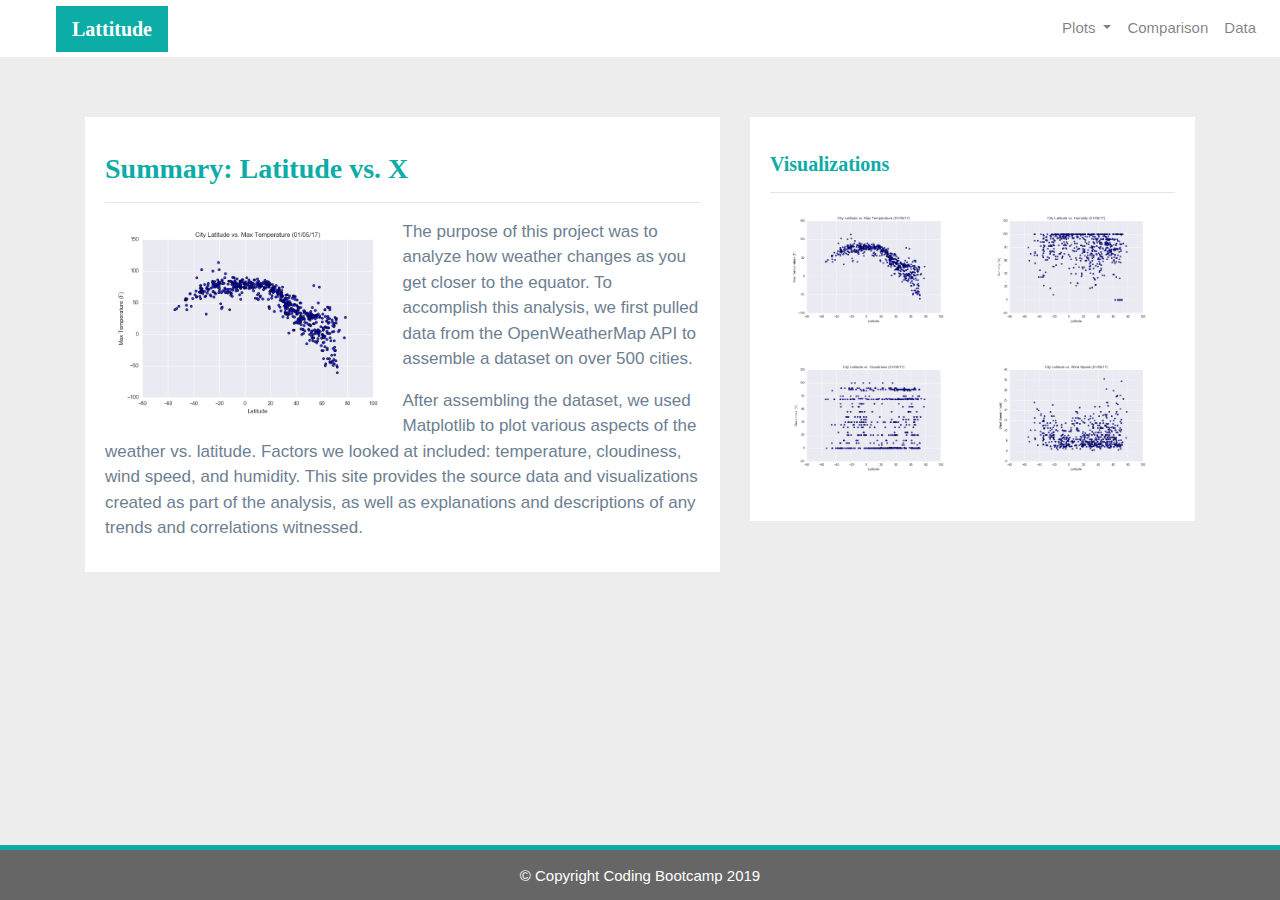
<file: index.html>
<!DOCTYPE html>
<html lang="en">

<head>
  <meta charset="UTF-8" />
  <title>Max Temperature</title>
  <link rel="stylesheet" href="https://stackpath.bootstrapcdn.com/bootstrap/4.3.1/css/bootstrap.min.css" integrity="sha384-ggOyR0iXCbMQv3Xipma34MD+dH/1fQ784/j6cY/iJTQUOhcWr7x9JvoRxT2MZw1T" crossorigin="anonymous">

  <script src="https://code.jquery.com/jquery-3.3.1.slim.min.js" integrity="sha384-q8i/X+965DzO0rT7abK41JStQIAqVgRVzpbzo5smXKp4YfRvH+8abtTE1Pi6jizo" crossorigin="anonymous"></script>
  <script src="https://cdnjs.cloudflare.com/ajax/libs/popper.js/1.14.7/umd/popper.min.js" integrity="sha384-UO2eT0CpHqdSJQ6hJty5KVphtPhzWj9WO1clHTMGa3JDZwrnQq4sF86dIHNDz0W1" crossorigin="anonymous"></script>
  <script src="https://stackpath.bootstrapcdn.com/bootstrap/4.3.1/js/bootstrap.min.js" integrity="sha384-JjSmVgyd0p3pXB1rRibZUAYoIIy6OrQ6VrjIEaFf/nJGzIxFDsf4x0xIM+B07jRM" crossorigin="anonymous"></script>

  <link rel="stylesheet" href="style.css">
</head>

<body>
  <div class="navigation">
    <nav class="navbar navbar-expand-lg navbar-light">
      <a class="navbar-brand" style="background-color: #0BADA6;" href="index.html">Lattitude</a>
      <button class="navbar-toggler  border border-white" type="button" data-toggle="collapse" data-target="#navbarNavDropdown"
        aria-controls="navbarNavDropdown" aria-expanded="false" aria-label="Toggle navigation">
        <span class="navbar-toggler-icon"></span>
      </button>
      <div class="collapse navbar-collapse" id="navbarNavDropdown">
        <ul class="navbar-nav ml-auto">
          <li class="nav-item dropdown">
            <a class="nav-link dropdown-toggle" href="#" id="navbarDropdownMenuLink" data-toggle="dropdown"
              aria-haspopup="true" aria-expanded="false">
              Plots
            </a>
            <div class="dropdown-menu" aria-labelledby="navbarDropdownMenuLink">
              <a class="dropdown-item" href="maxtemp.html">Max Temperature</a>
              <a class="dropdown-item" href="humidity.html">Humidity</a>
              <a class="dropdown-item" href="cloudiness.html">Cloudiness</a>
              <a class="dropdown-item" href="windspeed.html">Wind Speed</a>
            </div>
          </li>
          <li class="nav-item">
            <a class="nav-link" href="comparison.html">Comparison</a>
          </li>
          <li class="nav-item">
            <a class="nav-link" href="data.html">Data</a>
          </li>

        </ul>
      </div>
    </nav>
  </div>
  
  <div class="container">
    <div class="row">
      <div class="col-lg-7 col-md-12">
        
        <div class="box">
          <h3 class="title">Summary: Latitude vs. X</h3>
          <hr>
          <img src="Resources/assets/images/Fig1.png" class="vizualization rounded float-left" alt="Max Temperature Graph">
          <p>The purpose of this project was to analyze how weather changes as you get closer to the equator. To
            accomplish this analysis, we first pulled data from the OpenWeatherMap API to assemble a dataset on over
            500 cities.</p>
          <p>After assembling the dataset, we used Matplotlib to plot various aspects of the weather vs. latitude.
            Factors we looked at included: temperature, cloudiness, wind speed, and humidity. This site provides the
            source data and visualizations created as part of the analysis, as well as explanations and descriptions of
            any trends and correlations witnessed.</p>
        </div>
      </div>
      <div class="col-lg-5 col-md-12">
        
        <div class="box">
          <h5 class="title">Visualizations</h5>
          <hr>


          <div class="container">
            <div class="row" style="padding-bottom: 30px;">
              <div class="col-6">
                <a href="maxtemp.html">
                  <img class="panel" src="Resources/assets/images/Fig1.png" alt="Max Temperature Image">
                </a>
              </div>
              <div class="col-6">
                <a href="humidity.html">
                  <img class="panel" src="Resources/assets/images/Fig2.png" alt="Humidity Graph">
                </a>
              </div>
            </div>

            <div class="row" style="padding-bottom: 30px;">
              <div class="col-6">
                <a href="cloudiness.html">
                  <img class="panel" src="Resources/assets/images/Fig3.png" alt="Cloudiness Graph">
                </a>
              </div>
              <div class="col-6">
                <a href="windspeed.html">
                  <img class="panel" src="Resources/assets/images/Fig4.png" alt="Wind Speed Graph">
                </a>
              </div>


            </div>
          </div>


        </div>
      </div>
    </div>
  </div>
  
  <footer>
    <div class="footer">&copy; Copyright Coding Bootcamp 2019</div>
  </footer>

</body>

</html>
</file>
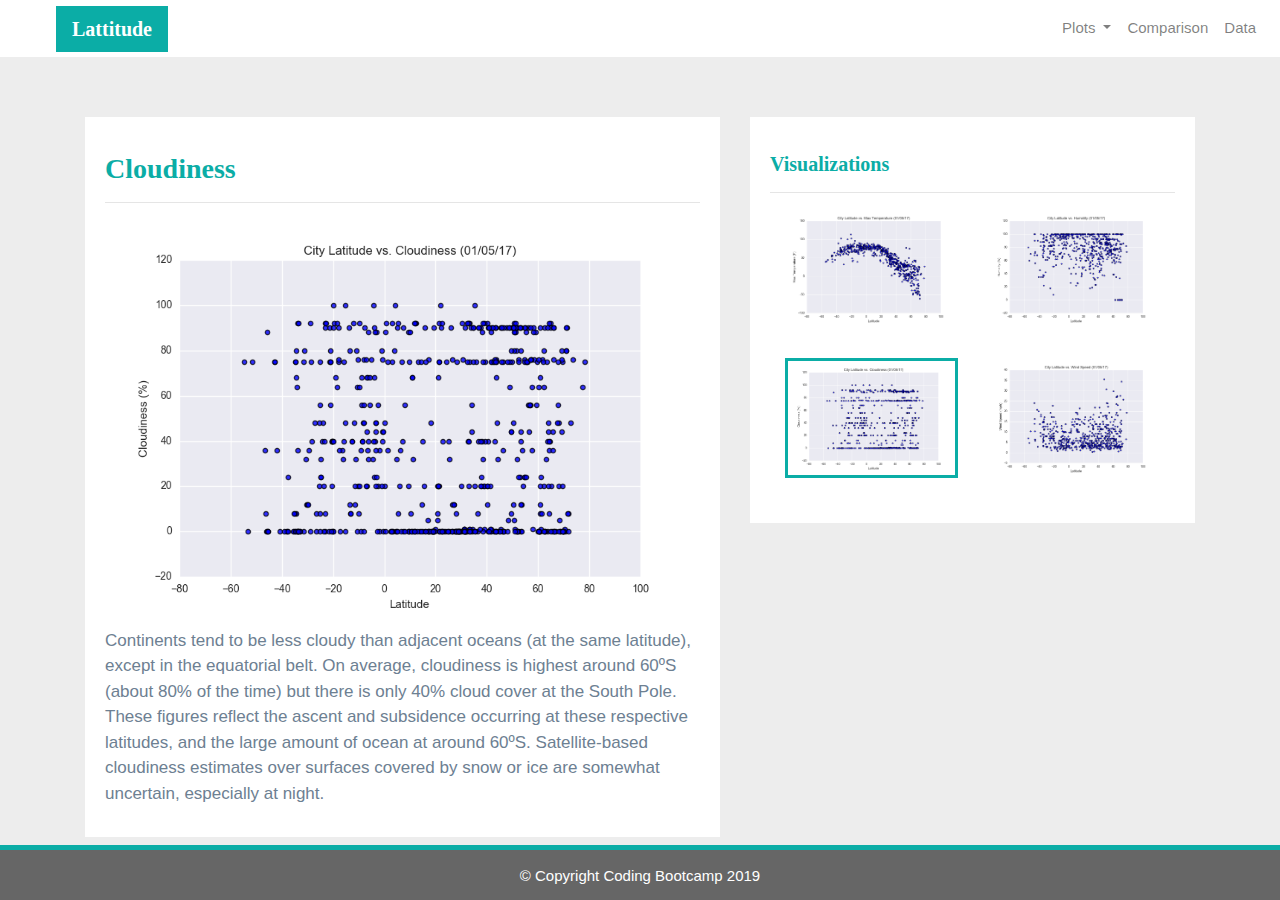
<file: cloudiness.html>
<!DOCTYPE html>
<html lang="en">

<head>
  <meta charset="UTF-8" />
  <title>Cloudiness</title>
  <link rel="stylesheet" href="https://stackpath.bootstrapcdn.com/bootstrap/4.3.1/css/bootstrap.min.css" integrity="sha384-ggOyR0iXCbMQv3Xipma34MD+dH/1fQ784/j6cY/iJTQUOhcWr7x9JvoRxT2MZw1T" crossorigin="anonymous">

  <script src="https://code.jquery.com/jquery-3.3.1.slim.min.js" integrity="sha384-q8i/X+965DzO0rT7abK41JStQIAqVgRVzpbzo5smXKp4YfRvH+8abtTE1Pi6jizo" crossorigin="anonymous"></script>
  <script src="https://cdnjs.cloudflare.com/ajax/libs/popper.js/1.14.7/umd/popper.min.js" integrity="sha384-UO2eT0CpHqdSJQ6hJty5KVphtPhzWj9WO1clHTMGa3JDZwrnQq4sF86dIHNDz0W1" crossorigin="anonymous"></script>
  <script src="https://stackpath.bootstrapcdn.com/bootstrap/4.3.1/js/bootstrap.min.js" integrity="sha384-JjSmVgyd0p3pXB1rRibZUAYoIIy6OrQ6VrjIEaFf/nJGzIxFDsf4x0xIM+B07jRM" crossorigin="anonymous"></script>

  <link rel="stylesheet" href="style.css">
</head>

<body>
  <div class="navigation">
    <nav class="navbar navbar-expand-lg navbar-light">
      <a class="navbar-brand" style="background-color: #0BADA6;" href="index.html">Lattitude</a>
      <button class="navbar-toggler border border-white" type="button" data-toggle="collapse" data-target="#navbarNavDropdown"
        aria-controls="navbarNavDropdown" aria-expanded="false" aria-label="Toggle navigation">
        <span class="navbar-toggler-icon"></span>
      </button>
      <div class="collapse navbar-collapse" id="navbarNavDropdown">
        <ul class="navbar-nav ml-auto">
          <li class="nav-item dropdown">
            <a class="nav-link dropdown-toggle" href="#" id="navbarDropdownMenuLink" data-toggle="dropdown"
              aria-haspopup="true" aria-expanded="false">
              Plots
            </a>
            <div class="dropdown-menu" aria-labelledby="navbarDropdownMenuLink">
              <a class="dropdown-item" href="maxtemp.html">Max Temperature</a>
              <a class="dropdown-item" href="humidity.html">Humidity</a>
              <a class="dropdown-item active" href="cloudiness.html">Cloudiness</a>
              <a class="dropdown-item" href="windspeed.html">Wind Speed</a>
            </div>
          </li>
          <li class="nav-item">
            <a class="nav-link" href="comparison.html">Comparison</a>
          </li>
          <li class="nav-item">
            <a class="nav-link" href="data.html">Data</a>
          </li>

        </ul>
      </div>
    </nav>
  </div>
  
  <div class="container">
    <div class="row">
      <div class="col-lg-7 col-md-12">
        
        <div class="box">
          <h3 class="title">Cloudiness</h3>
          <hr>
          <img src="Resources/assets/images/Fig3.png" alt="Cloudines Graph">
          <p>Continents tend to be less cloudy than adjacent oceans (at the same latitude), except in the equatorial belt. 
            On average, cloudiness is highest around 60ºS (about 80% of the time) but there is only 40% cloud cover at the South Pole.
            These figures reflect the ascent and subsidence occurring at these respective latitudes, and the large amount of ocean at around 60ºS.
            Satellite-based cloudiness estimates over surfaces covered by snow or ice are somewhat uncertain, especially at night.</p>
        </div>
      </div>
      <div class="col-lg-5 col-md-12">
        
        <div class="box">
          <h5 class="title">Visualizations</h5>
          <hr>

          <div class="container">
            <div class="row" style="padding-bottom: 30px;">
              <div class="col-6">
                <a href="maxtemp.html">
                  <img class="panel" src="Resources/assets/images/Fig1.png" alt="Max Temperature Image">
                </a>
              </div>
              <div class="col-6">
                <a href="humidity.html">
                  <img class="panel" src="Resources/assets/images/Fig2.png" alt="Humidity Graph">
                </a>
              </div>
            </div>

            <div class="row" style="padding-bottom: 30px;">
              <div class="col-6">
                <a href="cloudiness.html">
                  <img class="panel active" src="Resources/assets/images/Fig3.png" alt="Cloudiness Graph">
                </a>
              </div>
              <div class="col-6">
                <a href="windspeed.html">
                  <img class="panel" src="Resources/assets/images/Fig4.png" alt="Wind Speed Graph">
                </a>
              </div>


            </div>
          </div>


        </div>
      </div>
    </div>
  </div>

  <footer>
    <div class="footer">&copy; Copyright Coding Bootcamp 2019</div>
  </footer>

</body>

</html>
</file>
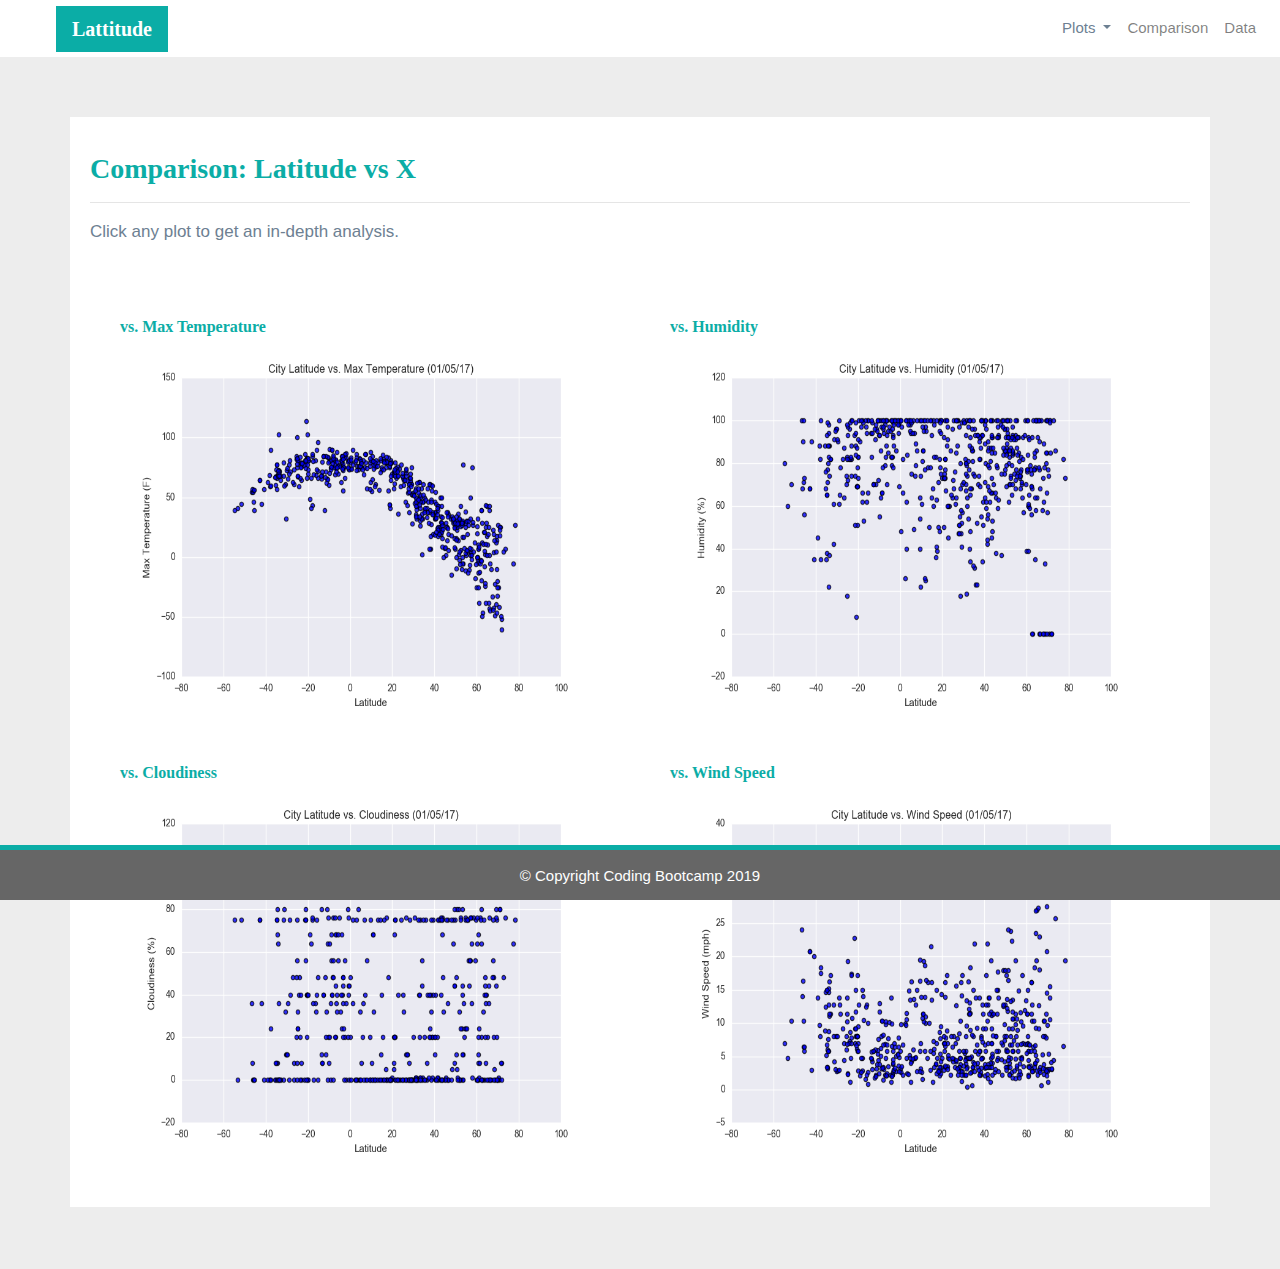
<file: comparison.html>
<!DOCTYPE html>
<html lang="en">

<head>
  <meta charset="UTF-8" />
  <title>Comparison</title>
  <link rel="stylesheet" href="https://stackpath.bootstrapcdn.com/bootstrap/4.3.1/css/bootstrap.min.css" integrity="sha384-ggOyR0iXCbMQv3Xipma34MD+dH/1fQ784/j6cY/iJTQUOhcWr7x9JvoRxT2MZw1T" crossorigin="anonymous">

  <script src="https://code.jquery.com/jquery-3.3.1.slim.min.js" integrity="sha384-q8i/X+965DzO0rT7abK41JStQIAqVgRVzpbzo5smXKp4YfRvH+8abtTE1Pi6jizo" crossorigin="anonymous"></script>
  <script src="https://cdnjs.cloudflare.com/ajax/libs/popper.js/1.14.7/umd/popper.min.js" integrity="sha384-UO2eT0CpHqdSJQ6hJty5KVphtPhzWj9WO1clHTMGa3JDZwrnQq4sF86dIHNDz0W1" crossorigin="anonymous"></script>
  <script src="https://stackpath.bootstrapcdn.com/bootstrap/4.3.1/js/bootstrap.min.js" integrity="sha384-JjSmVgyd0p3pXB1rRibZUAYoIIy6OrQ6VrjIEaFf/nJGzIxFDsf4x0xIM+B07jRM" crossorigin="anonymous"></script>

  <link rel="stylesheet" href="style.css">
</head>

<body>
  <div class="navigation">
    <nav class="navbar navbar-expand-lg navbar-light">
      <a class="navbar-brand" style="background-color: #0BADA6;" href="index.html">Lattitude</a>
      <button class="navbar-toggler  border border-white" type="button" data-toggle="collapse" data-target="#navbarNavDropdown"
        aria-controls="navbarNavDropdown" aria-expanded="false" aria-label="Toggle navigation">
        <span class="navbar-toggler-icon"></span>
      </button>
      <div class="collapse navbar-collapse" id="navbarNavDropdown">
        <ul class="navbar-nav ml-auto">
          <li class="nav-item dropdown">
            <a class="nav-link dropdown-toggle" href="#" id="navbarDropdownMenuLink" data-toggle="dropdown"
              aria-haspopup="true" aria-expanded="false" style="color: #6D8092">
              Plots
            </a>
            <div class="dropdown-menu" aria-labelledby="navbarDropdownMenuLink">
              <a class="dropdown-item" href="maxtemp.html">Max Temperature</a>
              <a class="dropdown-item" href="humidity.html">Humidity</a>
              <a class="dropdown-item" href="cloudiness.html">Cloudiness</a>
              <a class="dropdown-item" href="windspeed.html">Wind Speed</a>
            </div>
          </li>
          <li class="nav-item">
            <a class="nav-link" href="comparison.html">Comparison</a>
          </li>
          <li class="nav-item">
            <a class="nav-link" href="data.html">Data</a>
          </li>

        </ul>
      </div>
    </nav>
  </div>

  <div class="container">
    <div class="row">
      <div>

        <div class="box">
          <h3 class="title">Comparison: Latitude vs X</h3>
          <hr>
          <p>Click any plot to get an in-depth analysis.</p>
          <div class="container" style="padding-bottom: 40px;">
            <div class="row">
              <div class="col-lg-6" style="padding: 30px;">
                <div class="title">vs. Max Temperature</div>
                <a href="maxtemp.html">
                  <img class="panel" src="Resources/assets/images/Fig1.png" alt="Max Temperature Image">
                </a>
              </div>
              <div class="col-lg-6" style="padding: 30px;">
                <div class="title">vs. Humidity</div>
                <a href="humidity.html">
                  <img class="panel" src="Resources/assets/images/Fig2.png" alt="Humidity Graph">
                </a>
              </div>
            </div>

            <div class="row">
              <div class="col-lg-6" style="padding: 30px;">
                <div class="title">vs. Cloudiness</div>
                <a href="cloudiness.html">
                  <img class="panel" src="Resources/assets/images/Fig3.png" alt="Cloudiness Graph">
                </a>

              </div>
              <div class="col-lg-6" style="padding: 30px;">
                <div class="title">vs. Wind Speed</div>
                <a href="windspeed.html">
                  <img class="panel" src="Resources/assets/images/Fig4.png" alt="Wind Speed Graph">
                </a>
              </div>
            </div>
          </div>
        </div>
      </div>
    </div>
  </div>

  <footer>
    <div class="footer">&copy; Copyright Coding Bootcamp 2019</div>
  </footer>

</body>

</html>
</file>
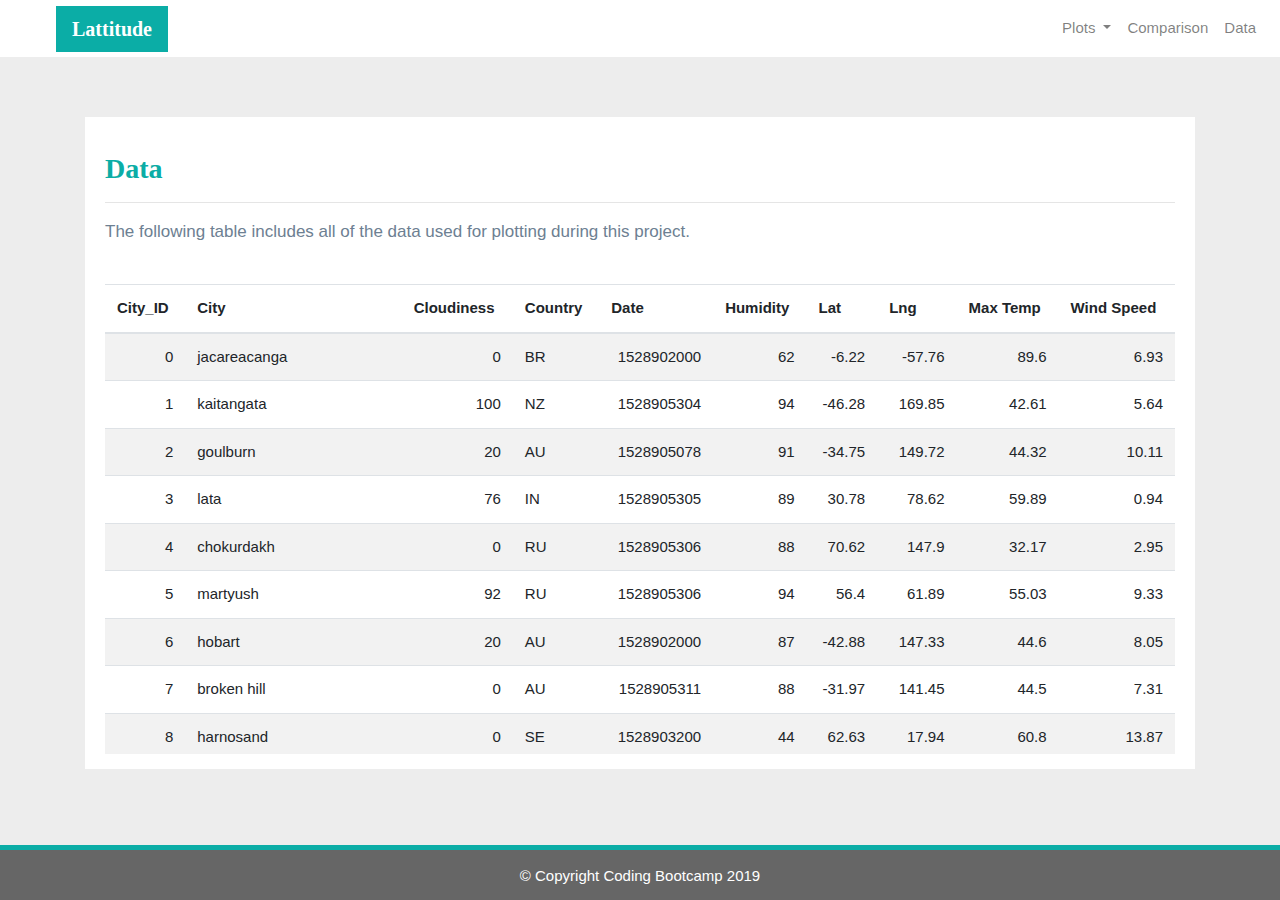
<file: data.html>
<!DOCTYPE html>
<html lang="en">

<head>
  <meta charset="UTF-8" />
  <title>Max Temperature</title>
  <link rel="stylesheet" href="https://stackpath.bootstrapcdn.com/bootstrap/4.3.1/css/bootstrap.min.css" integrity="sha384-ggOyR0iXCbMQv3Xipma34MD+dH/1fQ784/j6cY/iJTQUOhcWr7x9JvoRxT2MZw1T" crossorigin="anonymous">

  <script src="https://code.jquery.com/jquery-3.3.1.slim.min.js" integrity="sha384-q8i/X+965DzO0rT7abK41JStQIAqVgRVzpbzo5smXKp4YfRvH+8abtTE1Pi6jizo" crossorigin="anonymous"></script>
  <script src="https://cdnjs.cloudflare.com/ajax/libs/popper.js/1.14.7/umd/popper.min.js" integrity="sha384-UO2eT0CpHqdSJQ6hJty5KVphtPhzWj9WO1clHTMGa3JDZwrnQq4sF86dIHNDz0W1" crossorigin="anonymous"></script>
  <script src="https://stackpath.bootstrapcdn.com/bootstrap/4.3.1/js/bootstrap.min.js" integrity="sha384-JjSmVgyd0p3pXB1rRibZUAYoIIy6OrQ6VrjIEaFf/nJGzIxFDsf4x0xIM+B07jRM" crossorigin="anonymous"></script>

  <link rel="stylesheet" href="style.css">
</head>

<body>
<div class="navigation">
  <nav class="navbar navbar-expand-lg navbar-light">
    <a class="navbar-brand" style="background-color: #0BADA6;" href="index.html">Lattitude</a>
    <button class="navbar-toggler border border-white" type="button" data-toggle="collapse" data-target="#navbarNavDropdown"
      aria-controls="navbarNavDropdown" aria-expanded="false" aria-label="Toggle navigation">
      <span class="navbar-toggler-icon"></span>
    </button>
    <div class="collapse navbar-collapse" id="navbarNavDropdown">
      <ul class="navbar-nav ml-auto">
        <li class="nav-item dropdown">
          <a class="nav-link dropdown-toggle" href="#" id="navbarDropdownMenuLink" data-toggle="dropdown"
            aria-haspopup="true" aria-expanded="false">
            Plots
          </a>
          <div class="dropdown-menu" aria-labelledby="navbarDropdownMenuLink">
            <a class="dropdown-item" href="maxtemp.html">Max Temperature</a>
            <a class="dropdown-item" href="humidity.html">Humidity</a>
            <a class="dropdown-item" href="cloudiness.html">Cloudiness</a>
            <a class="dropdown-item" href="windspeed.html">Wind Speed</a>
          </div>
        </li>
        <li class="nav-item">
          <a class="nav-link" href="comparison.html">Comparison</a>
        </li>
        <li class="nav-item">
          <a class="nav-link" href="data.html">Data</a>
        </li>

      </ul>
    </div>
  </nav>
</div>

<div class="container">
  <div class="box">
    <h3 class="title">Data</h3>
    <hr>
    <p>The following table includes all of the data used for plotting during this project.</p>
    <br>
    <div class="table-responsive" style="overflow-x:auto; overflow-y:auto; max-height:470px; max-width: auto;">
      <table class="table table-striped">
        <thead>
          <tr>
            <th title="Field #1">City_ID</th>
            <th title="Field #2">City</th>
            <th title="Field #3">Cloudiness</th>
            <th title="Field #4">Country</th>
            <th title="Field #5">Date</th>
            <th title="Field #6">Humidity</th>
            <th title="Field #7">Lat</th>
            <th title="Field #8">Lng</th>
            <th title="Field #9">Max Temp</th>
            <th title="Field #10">Wind Speed</th>
          </tr>
        </thead>
        <tbody>
          <tr>
            <td align="right">0</td>
            <td>jacareacanga</td>
            <td align="right">0</td>
            <td>BR</td>
            <td align="right">1528902000</td>
            <td align="right">62</td>
            <td align="right">-6.22</td>
            <td align="right">-57.76</td>
            <td align="right">89.6</td>
            <td align="right">6.93</td>
          </tr>
          <tr>
            <td align="right">1</td>
            <td>kaitangata</td>
            <td align="right">100</td>
            <td>NZ</td>
            <td align="right">1528905304</td>
            <td align="right">94</td>
            <td align="right">-46.28</td>
            <td align="right">169.85</td>
            <td align="right">42.61</td>
            <td align="right">5.64</td>
          </tr>
          <tr>
            <td align="right">2</td>
            <td>goulburn</td>
            <td align="right">20</td>
            <td>AU</td>
            <td align="right">1528905078</td>
            <td align="right">91</td>
            <td align="right">-34.75</td>
            <td align="right">149.72</td>
            <td align="right">44.32</td>
            <td align="right">10.11</td>
          </tr>
          <tr>
            <td align="right">3</td>
            <td>lata</td>
            <td align="right">76</td>
            <td>IN</td>
            <td align="right">1528905305</td>
            <td align="right">89</td>
            <td align="right">30.78</td>
            <td align="right">78.62</td>
            <td align="right">59.89</td>
            <td align="right">0.94</td>
          </tr>
          <tr>
            <td align="right">4</td>
            <td>chokurdakh</td>
            <td align="right">0</td>
            <td>RU</td>
            <td align="right">1528905306</td>
            <td align="right">88</td>
            <td align="right">70.62</td>
            <td align="right">147.9</td>
            <td align="right">32.17</td>
            <td align="right">2.95</td>
          </tr>
          <tr>
            <td align="right">5</td>
            <td>martyush</td>
            <td align="right">92</td>
            <td>RU</td>
            <td align="right">1528905306</td>
            <td align="right">94</td>
            <td align="right">56.4</td>
            <td align="right">61.89</td>
            <td align="right">55.03</td>
            <td align="right">9.33</td>
          </tr>
          <tr>
            <td align="right">6</td>
            <td>hobart</td>
            <td align="right">20</td>
            <td>AU</td>
            <td align="right">1528902000</td>
            <td align="right">87</td>
            <td align="right">-42.88</td>
            <td align="right">147.33</td>
            <td align="right">44.6</td>
            <td align="right">8.05</td>
          </tr>
          <tr>
            <td align="right">7</td>
            <td>broken hill</td>
            <td align="right">0</td>
            <td>AU</td>
            <td align="right">1528905311</td>
            <td align="right">88</td>
            <td align="right">-31.97</td>
            <td align="right">141.45</td>
            <td align="right">44.5</td>
            <td align="right">7.31</td>
          </tr>
          <tr>
            <td align="right">8</td>
            <td>harnosand</td>
            <td align="right">0</td>
            <td>SE</td>
            <td align="right">1528903200</td>
            <td align="right">44</td>
            <td align="right">62.63</td>
            <td align="right">17.94</td>
            <td align="right">60.8</td>
            <td align="right">13.87</td>
          </tr>
          <tr>
            <td align="right">9</td>
            <td>tuatapere</td>
            <td align="right">0</td>
            <td>NZ</td>
            <td align="right">1528905312</td>
            <td align="right">100</td>
            <td align="right">-46.13</td>
            <td align="right">167.69</td>
            <td align="right">38.92</td>
            <td align="right">3.4</td>
          </tr>
          <tr>
            <td align="right">10</td>
            <td>puerto ayora</td>
            <td align="right">90</td>
            <td>EC</td>
            <td align="right">1528902000</td>
            <td align="right">69</td>
            <td align="right">-0.74</td>
            <td align="right">-90.35</td>
            <td align="right">77.0</td>
            <td align="right">13.87</td>
          </tr>
          <tr>
            <td align="right">11</td>
            <td>havre-saint-pierre</td>
            <td align="right">75</td>
            <td>CA</td>
            <td align="right">1528902000</td>
            <td align="right">58</td>
            <td align="right">50.23</td>
            <td align="right">-63.6</td>
            <td align="right">53.6</td>
            <td align="right">19.46</td>
          </tr>
          <tr>
            <td align="right">12</td>
            <td>punta arenas</td>
            <td align="right">0</td>
            <td>CL</td>
            <td align="right">1528902000</td>
            <td align="right">100</td>
            <td align="right">-53.16</td>
            <td align="right">-70.91</td>
            <td align="right">35.6</td>
            <td align="right">9.17</td>
          </tr>
          <tr>
            <td align="right">13</td>
            <td>tasiilaq</td>
            <td align="right">75</td>
            <td>GL</td>
            <td align="right">1528901400</td>
            <td align="right">60</td>
            <td align="right">65.61</td>
            <td align="right">-37.64</td>
            <td align="right">39.2</td>
            <td align="right">2.24</td>
          </tr>
          <tr>
            <td align="right">14</td>
            <td>chapais</td>
            <td align="right">40</td>
            <td>CA</td>
            <td align="right">1528902000</td>
            <td align="right">38</td>
            <td align="right">49.78</td>
            <td align="right">-74.86</td>
            <td align="right">59.0</td>
            <td align="right">10.29</td>
          </tr>
          <tr>
            <td align="right">15</td>
            <td>avarua</td>
            <td align="right">40</td>
            <td>CK</td>
            <td align="right">1528902000</td>
            <td align="right">56</td>
            <td align="right">-21.21</td>
            <td align="right">-159.78</td>
            <td align="right">73.4</td>
            <td align="right">10.29</td>
          </tr>
          <tr>
            <td align="right">16</td>
            <td>hofn</td>
            <td align="right">75</td>
            <td>IS</td>
            <td align="right">1528902000</td>
            <td align="right">87</td>
            <td align="right">64.25</td>
            <td align="right">-15.21</td>
            <td align="right">51.8</td>
            <td align="right">8.05</td>
          </tr>
          <tr>
            <td align="right">17</td>
            <td>yukamenskoye</td>
            <td align="right">92</td>
            <td>RU</td>
            <td align="right">1528905315</td>
            <td align="right">98</td>
            <td align="right">57.89</td>
            <td align="right">52.24</td>
            <td align="right">56.65</td>
            <td align="right">10.22</td>
          </tr>
          <tr>
            <td align="right">18</td>
            <td>khandbari</td>
            <td align="right">80</td>
            <td>NP</td>
            <td align="right">1528905315</td>
            <td align="right">67</td>
            <td align="right">27.38</td>
            <td align="right">87.21</td>
            <td align="right">44.59</td>
            <td align="right">1.39</td>
          </tr>
          <tr>
            <td align="right">19</td>
            <td>bethel</td>
            <td align="right">1</td>
            <td>US</td>
            <td align="right">1528901580</td>
            <td align="right">93</td>
            <td align="right">60.79</td>
            <td align="right">-161.76</td>
            <td align="right">44.6</td>
            <td align="right">8.05</td>
          </tr>
          <tr>
            <td align="right">20</td>
            <td>ushuaia</td>
            <td align="right">75</td>
            <td>AR</td>
            <td align="right">1528902000</td>
            <td align="right">64</td>
            <td align="right">-54.81</td>
            <td align="right">-68.31</td>
            <td align="right">41.0</td>
            <td align="right">3.36</td>
          </tr>
          <tr>
            <td align="right">21</td>
            <td>east london</td>
            <td align="right">0</td>
            <td>ZA</td>
            <td align="right">1528902000</td>
            <td align="right">37</td>
            <td align="right">-33.02</td>
            <td align="right">27.91</td>
            <td align="right">69.8</td>
            <td align="right">5.82</td>
          </tr>
          <tr>
            <td align="right">22</td>
            <td>bluff</td>
            <td align="right">76</td>
            <td>AU</td>
            <td align="right">1528905321</td>
            <td align="right">76</td>
            <td align="right">-23.58</td>
            <td align="right">149.07</td>
            <td align="right">61.96</td>
            <td align="right">4.74</td>
          </tr>
          <tr>
            <td align="right">23</td>
            <td>mount isa</td>
            <td align="right">75</td>
            <td>AU</td>
            <td align="right">1528902000</td>
            <td align="right">100</td>
            <td align="right">-20.73</td>
            <td align="right">139.49</td>
            <td align="right">64.4</td>
            <td align="right">3.29</td>
          </tr>
          <tr>
            <td align="right">24</td>
            <td>pevek</td>
            <td align="right">0</td>
            <td>RU</td>
            <td align="right">1528905321</td>
            <td align="right">71</td>
            <td align="right">69.7</td>
            <td align="right">170.27</td>
            <td align="right">36.94</td>
            <td align="right">6.98</td>
          </tr>
          <tr>
            <td align="right">25</td>
            <td>gao</td>
            <td align="right">24</td>
            <td>ML</td>
            <td align="right">1528905321</td>
            <td align="right">16</td>
            <td align="right">16.28</td>
            <td align="right">-0.04</td>
            <td align="right">110.02</td>
            <td align="right">4.97</td>
          </tr>
          <tr>
            <td align="right">26</td>
            <td>cabo san lucas</td>
            <td align="right">75</td>
            <td>MX</td>
            <td align="right">1528901160</td>
            <td align="right">74</td>
            <td align="right">22.89</td>
            <td align="right">-109.91</td>
            <td align="right">84.2</td>
            <td align="right">10.29</td>
          </tr>
          <tr>
            <td align="right">27</td>
            <td>sao filipe</td>
            <td align="right">0</td>
            <td>CV</td>
            <td align="right">1528905323</td>
            <td align="right">88</td>
            <td align="right">14.9</td>
            <td align="right">-24.5</td>
            <td align="right">75.73</td>
            <td align="right">13.02</td>
          </tr>
          <tr>
            <td align="right">28</td>
            <td>tiksi</td>
            <td align="right">44</td>
            <td>RU</td>
            <td align="right">1528905298</td>
            <td align="right">58</td>
            <td align="right">71.64</td>
            <td align="right">128.87</td>
            <td align="right">57.73</td>
            <td align="right">10.11</td>
          </tr>
          <tr>
            <td align="right">29</td>
            <td>busselton</td>
            <td align="right">92</td>
            <td>AU</td>
            <td align="right">1528905323</td>
            <td align="right">100</td>
            <td align="right">-33.64</td>
            <td align="right">115.35</td>
            <td align="right">60.43</td>
            <td align="right">10.56</td>
          </tr>
          <tr>
            <td align="right">30</td>
            <td>alofi</td>
            <td align="right">76</td>
            <td>NU</td>
            <td align="right">1528902000</td>
            <td align="right">88</td>
            <td align="right">-19.06</td>
            <td align="right">-169.92</td>
            <td align="right">71.6</td>
            <td align="right">3.36</td>
          </tr>
          <tr>
            <td align="right">31</td>
            <td>ola</td>
            <td align="right">75</td>
            <td>RU</td>
            <td align="right">1528902000</td>
            <td align="right">100</td>
            <td align="right">59.58</td>
            <td align="right">151.3</td>
            <td align="right">42.8</td>
            <td align="right">7.76</td>
          </tr>
          <tr>
            <td align="right">32</td>
            <td>atar</td>
            <td align="right">20</td>
            <td>MR</td>
            <td align="right">1528902000</td>
            <td align="right">19</td>
            <td align="right">20.52</td>
            <td align="right">-13.05</td>
            <td align="right">91.4</td>
            <td align="right">9.17</td>
          </tr>
          <tr>
            <td align="right">33</td>
            <td>rikitea</td>
            <td align="right">0</td>
            <td>PF</td>
            <td align="right">1528905325</td>
            <td align="right">100</td>
            <td align="right">-23.12</td>
            <td align="right">-134.97</td>
            <td align="right">73.57</td>
            <td align="right">8.66</td>
          </tr>
          <tr>
            <td align="right">34</td>
            <td>hermanus</td>
            <td align="right">0</td>
            <td>ZA</td>
            <td align="right">1528905325</td>
            <td align="right">24</td>
            <td align="right">-34.42</td>
            <td align="right">19.24</td>
            <td align="right">77.17</td>
            <td align="right">8.66</td>
          </tr>
          <tr>
            <td align="right">35</td>
            <td>ponta delgada</td>
            <td align="right">75</td>
            <td>PT</td>
            <td align="right">1528903800</td>
            <td align="right">88</td>
            <td align="right">37.73</td>
            <td align="right">-25.67</td>
            <td align="right">71.6</td>
            <td align="right">12.75</td>
          </tr>
          <tr>
            <td align="right">36</td>
            <td>bambari</td>
            <td align="right">24</td>
            <td>CF</td>
            <td align="right">1528905326</td>
            <td align="right">84</td>
            <td align="right">5.77</td>
            <td align="right">20.68</td>
            <td align="right">81.85</td>
            <td align="right">7.65</td>
          </tr>
          <tr>
            <td align="right">37</td>
            <td>cap malheureux</td>
            <td align="right">75</td>
            <td>MU</td>
            <td align="right">1528902000</td>
            <td align="right">69</td>
            <td align="right">-19.98</td>
            <td align="right">57.61</td>
            <td align="right">75.2</td>
            <td align="right">14.99</td>
          </tr>
          <tr>
            <td align="right">38</td>
            <td>puerto escondido</td>
            <td align="right">75</td>
            <td>MX</td>
            <td align="right">1528901100</td>
            <td align="right">65</td>
            <td align="right">15.86</td>
            <td align="right">-97.07</td>
            <td align="right">80.6</td>
            <td align="right">3.36</td>
          </tr>
          <tr>
            <td align="right">39</td>
            <td>qaanaaq</td>
            <td align="right">32</td>
            <td>GL</td>
            <td align="right">1528905330</td>
            <td align="right">100</td>
            <td align="right">77.48</td>
            <td align="right">-69.36</td>
            <td align="right">31.45</td>
            <td align="right">6.31</td>
          </tr>
          <tr>
            <td align="right">40</td>
            <td>new norfolk</td>
            <td align="right">20</td>
            <td>AU</td>
            <td align="right">1528902000</td>
            <td align="right">87</td>
            <td align="right">-42.78</td>
            <td align="right">147.06</td>
            <td align="right">44.6</td>
            <td align="right">8.05</td>
          </tr>
          <tr>
            <td align="right">41</td>
            <td>najran</td>
            <td align="right">40</td>
            <td>SA</td>
            <td align="right">1528902000</td>
            <td align="right">13</td>
            <td align="right">17.54</td>
            <td align="right">44.22</td>
            <td align="right">98.6</td>
            <td align="right">11.41</td>
          </tr>
          <tr>
            <td align="right">42</td>
            <td>isla mujeres</td>
            <td align="right">90</td>
            <td>MX</td>
            <td align="right">1528904340</td>
            <td align="right">100</td>
            <td align="right">21.23</td>
            <td align="right">-86.73</td>
            <td align="right">75.2</td>
            <td align="right">16.11</td>
          </tr>
          <tr>
            <td align="right">43</td>
            <td>mar del plata</td>
            <td align="right">0</td>
            <td>AR</td>
            <td align="right">1528905297</td>
            <td align="right">100</td>
            <td align="right">-46.43</td>
            <td align="right">-67.52</td>
            <td align="right">32.53</td>
            <td align="right">7.31</td>
          </tr>
          <tr>
            <td align="right">44</td>
            <td>provideniya</td>
            <td align="right">0</td>
            <td>RU</td>
            <td align="right">1528905332</td>
            <td align="right">91</td>
            <td align="right">64.42</td>
            <td align="right">-173.23</td>
            <td align="right">40.63</td>
            <td align="right">10.78</td>
          </tr>
          <tr>
            <td align="right">45</td>
            <td>jamestown</td>
            <td align="right">12</td>
            <td>AU</td>
            <td align="right">1528905333</td>
            <td align="right">88</td>
            <td align="right">-33.21</td>
            <td align="right">138.6</td>
            <td align="right">43.15</td>
            <td align="right">10.89</td>
          </tr>
          <tr>
            <td align="right">46</td>
            <td>medicine hat</td>
            <td align="right">20</td>
            <td>CA</td>
            <td align="right">1528902000</td>
            <td align="right">34</td>
            <td align="right">50.04</td>
            <td align="right">-110.68</td>
            <td align="right">66.2</td>
            <td align="right">14.99</td>
          </tr>
          <tr>
            <td align="right">47</td>
            <td>katsuura</td>
            <td align="right">8</td>
            <td>JP</td>
            <td align="right">1528905334</td>
            <td align="right">88</td>
            <td align="right">33.93</td>
            <td align="right">134.5</td>
            <td align="right">62.05</td>
            <td align="right">7.54</td>
          </tr>
          <tr>
            <td align="right">48</td>
            <td>aklavik</td>
            <td align="right">20</td>
            <td>CA</td>
            <td align="right">1528902000</td>
            <td align="right">53</td>
            <td align="right">68.22</td>
            <td align="right">-135.01</td>
            <td align="right">51.8</td>
            <td align="right">11.41</td>
          </tr>
          <tr>
            <td align="right">49</td>
            <td>tuktoyaktuk</td>
            <td align="right">20</td>
            <td>CA</td>
            <td align="right">1528902000</td>
            <td align="right">61</td>
            <td align="right">69.44</td>
            <td align="right">-133.03</td>
            <td align="right">46.4</td>
            <td align="right">6.93</td>
          </tr>
          <tr>
            <td align="right">50</td>
            <td>kapaa</td>
            <td align="right">90</td>
            <td>US</td>
            <td align="right">1528901760</td>
            <td align="right">88</td>
            <td align="right">22.08</td>
            <td align="right">-159.32</td>
            <td align="right">75.2</td>
            <td align="right">14.99</td>
          </tr>
          <tr>
            <td align="right">51</td>
            <td>mildura</td>
            <td align="right">0</td>
            <td>AU</td>
            <td align="right">1528905300</td>
            <td align="right">92</td>
            <td align="right">-34.18</td>
            <td align="right">142.16</td>
            <td align="right">45.67</td>
            <td align="right">9.66</td>
          </tr>
          <tr>
            <td align="right">52</td>
            <td>souillac</td>
            <td align="right">75</td>
            <td>FR</td>
            <td align="right">1528903800</td>
            <td align="right">49</td>
            <td align="right">45.6</td>
            <td align="right">-0.6</td>
            <td align="right">73.4</td>
            <td align="right">10.29</td>
          </tr>
          <tr>
            <td align="right">53</td>
            <td>lorengau</td>
            <td align="right">100</td>
            <td>PG</td>
            <td align="right">1528905336</td>
            <td align="right">100</td>
            <td align="right">-2.02</td>
            <td align="right">147.27</td>
            <td align="right">80.59</td>
            <td align="right">3.85</td>
          </tr>
          <tr>
            <td align="right">54</td>
            <td>praia</td>
            <td align="right">20</td>
            <td>BR</td>
            <td align="right">1528902000</td>
            <td align="right">47</td>
            <td align="right">-20.25</td>
            <td align="right">-43.81</td>
            <td align="right">82.4</td>
            <td align="right">3.36</td>
          </tr>
          <tr>
            <td align="right">55</td>
            <td>port alfred</td>
            <td align="right">0</td>
            <td>ZA</td>
            <td align="right">1528905338</td>
            <td align="right">50</td>
            <td align="right">-33.59</td>
            <td align="right">26.89</td>
            <td align="right">76.54</td>
            <td align="right">7.2</td>
          </tr>
          <tr>
            <td align="right">56</td>
            <td>barranca</td>
            <td align="right">0</td>
            <td>PE</td>
            <td align="right">1528905339</td>
            <td align="right">98</td>
            <td align="right">-10.75</td>
            <td align="right">-77.76</td>
            <td align="right">61.87</td>
            <td align="right">9.89</td>
          </tr>
          <tr>
            <td align="right">57</td>
            <td>nome</td>
            <td align="right">40</td>
            <td>US</td>
            <td align="right">1528902900</td>
            <td align="right">70</td>
            <td align="right">30.04</td>
            <td align="right">-94.42</td>
            <td align="right">87.8</td>
            <td align="right">3.36</td>
          </tr>
          <tr>
            <td align="right">58</td>
            <td>matay</td>
            <td align="right">0</td>
            <td>EG</td>
            <td align="right">1528905339</td>
            <td align="right">23</td>
            <td align="right">28.42</td>
            <td align="right">30.79</td>
            <td align="right">97.69</td>
            <td align="right">6.98</td>
          </tr>
          <tr>
            <td align="right">59</td>
            <td>saskylakh</td>
            <td align="right">48</td>
            <td>RU</td>
            <td align="right">1528905339</td>
            <td align="right">55</td>
            <td align="right">71.97</td>
            <td align="right">114.09</td>
            <td align="right">59.53</td>
            <td align="right">5.86</td>
          </tr>
          <tr>
            <td align="right">60</td>
            <td>itarema</td>
            <td align="right">0</td>
            <td>BR</td>
            <td align="right">1528905340</td>
            <td align="right">61</td>
            <td align="right">-2.92</td>
            <td align="right">-39.92</td>
            <td align="right">88.33</td>
            <td align="right">12.57</td>
          </tr>
          <tr>
            <td align="right">61</td>
            <td>butaritari</td>
            <td align="right">56</td>
            <td>KI</td>
            <td align="right">1528905340</td>
            <td align="right">100</td>
            <td align="right">3.07</td>
            <td align="right">172.79</td>
            <td align="right">81.13</td>
            <td align="right">7.31</td>
          </tr>
          <tr>
            <td align="right">62</td>
            <td>peniche</td>
            <td align="right">20</td>
            <td>PT</td>
            <td align="right">1528903800</td>
            <td align="right">64</td>
            <td align="right">39.36</td>
            <td align="right">-9.38</td>
            <td align="right">75.2</td>
            <td align="right">12.75</td>
          </tr>
          <tr>
            <td align="right">63</td>
            <td>beloha</td>
            <td align="right">0</td>
            <td>MG</td>
            <td align="right">1528905340</td>
            <td align="right">57</td>
            <td align="right">-25.17</td>
            <td align="right">45.06</td>
            <td align="right">71.95</td>
            <td align="right">16.37</td>
          </tr>
          <tr>
            <td align="right">64</td>
            <td>anadyr</td>
            <td align="right">0</td>
            <td>RU</td>
            <td align="right">1528902000</td>
            <td align="right">57</td>
            <td align="right">64.73</td>
            <td align="right">177.51</td>
            <td align="right">48.2</td>
            <td align="right">4.47</td>
          </tr>
          <tr>
            <td align="right">65</td>
            <td>luderitz</td>
            <td align="right">12</td>
            <td>NA</td>
            <td align="right">1528905342</td>
            <td align="right">64</td>
            <td align="right">-26.65</td>
            <td align="right">15.16</td>
            <td align="right">64.03</td>
            <td align="right">17.38</td>
          </tr>
          <tr>
            <td align="right">66</td>
            <td>rochester</td>
            <td align="right">1</td>
            <td>US</td>
            <td align="right">1528902960</td>
            <td align="right">37</td>
            <td align="right">44.02</td>
            <td align="right">-92.46</td>
            <td align="right">73.4</td>
            <td align="right">6.93</td>
          </tr>
          <tr>
            <td align="right">67</td>
            <td>bosaso</td>
            <td align="right">0</td>
            <td>SO</td>
            <td align="right">1528905347</td>
            <td align="right">86</td>
            <td align="right">11.28</td>
            <td align="right">49.18</td>
            <td align="right">89.77</td>
            <td align="right">3.96</td>
          </tr>
          <tr>
            <td align="right">68</td>
            <td>faanui</td>
            <td align="right">0</td>
            <td>PF</td>
            <td align="right">1528905347</td>
            <td align="right">100</td>
            <td align="right">-16.48</td>
            <td align="right">-151.75</td>
            <td align="right">79.96</td>
            <td align="right">11.79</td>
          </tr>
          <tr>
            <td align="right">69</td>
            <td>grindavik</td>
            <td align="right">75</td>
            <td>IS</td>
            <td align="right">1528902000</td>
            <td align="right">70</td>
            <td align="right">63.84</td>
            <td align="right">-22.43</td>
            <td align="right">48.2</td>
            <td align="right">5.82</td>
          </tr>
          <tr>
            <td align="right">70</td>
            <td>margate</td>
            <td align="right">20</td>
            <td>AU</td>
            <td align="right">1528902000</td>
            <td align="right">87</td>
            <td align="right">-43.03</td>
            <td align="right">147.26</td>
            <td align="right">44.6</td>
            <td align="right">8.05</td>
          </tr>
          <tr>
            <td align="right">71</td>
            <td>marsh harbour</td>
            <td align="right">88</td>
            <td>BS</td>
            <td align="right">1528905349</td>
            <td align="right">95</td>
            <td align="right">26.54</td>
            <td align="right">-77.06</td>
            <td align="right">82.39</td>
            <td align="right">10.0</td>
          </tr>
          <tr>
            <td align="right">72</td>
            <td>comodoro rivadavia</td>
            <td align="right">40</td>
            <td>AR</td>
            <td align="right">1528902000</td>
            <td align="right">60</td>
            <td align="right">-45.87</td>
            <td align="right">-67.48</td>
            <td align="right">42.8</td>
            <td align="right">9.17</td>
          </tr>
          <tr>
            <td align="right">73</td>
            <td>upernavik</td>
            <td align="right">92</td>
            <td>GL</td>
            <td align="right">1528905350</td>
            <td align="right">100</td>
            <td align="right">72.79</td>
            <td align="right">-56.15</td>
            <td align="right">29.29</td>
            <td align="right">3.74</td>
          </tr>
          <tr>
            <td align="right">74</td>
            <td>uige</td>
            <td align="right">0</td>
            <td>AO</td>
            <td align="right">1528905350</td>
            <td align="right">29</td>
            <td align="right">-7.61</td>
            <td align="right">15.06</td>
            <td align="right">86.8</td>
            <td align="right">3.18</td>
          </tr>
          <tr>
            <td align="right">75</td>
            <td>bredasdorp</td>
            <td align="right">0</td>
            <td>ZA</td>
            <td align="right">1528902000</td>
            <td align="right">23</td>
            <td align="right">-34.53</td>
            <td align="right">20.04</td>
            <td align="right">82.4</td>
            <td align="right">5.82</td>
          </tr>
          <tr>
            <td align="right">76</td>
            <td>bodden town</td>
            <td align="right">40</td>
            <td>KY</td>
            <td align="right">1528902000</td>
            <td align="right">78</td>
            <td align="right">19.28</td>
            <td align="right">-81.25</td>
            <td align="right">80.6</td>
            <td align="right">16.11</td>
          </tr>
          <tr>
            <td align="right">77</td>
            <td>guerrero negro</td>
            <td align="right">44</td>
            <td>MX</td>
            <td align="right">1528905350</td>
            <td align="right">88</td>
            <td align="right">27.97</td>
            <td align="right">-114.04</td>
            <td align="right">63.85</td>
            <td align="right">3.74</td>
          </tr>
          <tr>
            <td align="right">78</td>
            <td>bilma</td>
            <td align="right">0</td>
            <td>NE</td>
            <td align="right">1528905351</td>
            <td align="right">12</td>
            <td align="right">18.69</td>
            <td align="right">12.92</td>
            <td align="right">110.47</td>
            <td align="right">4.63</td>
          </tr>
          <tr>
            <td align="right">79</td>
            <td>carnarvon</td>
            <td align="right">0</td>
            <td>ZA</td>
            <td align="right">1528905351</td>
            <td align="right">30</td>
            <td align="right">-30.97</td>
            <td align="right">22.13</td>
            <td align="right">60.43</td>
            <td align="right">14.25</td>
          </tr>
          <tr>
            <td align="right">80</td>
            <td>ponta do sol</td>
            <td align="right">12</td>
            <td>BR</td>
            <td align="right">1528905352</td>
            <td align="right">72</td>
            <td align="right">-20.63</td>
            <td align="right">-46.0</td>
            <td align="right">78.25</td>
            <td align="right">3.96</td>
          </tr>
          <tr>
            <td align="right">81</td>
            <td>vila franca do campo</td>
            <td align="right">75</td>
            <td>PT</td>
            <td align="right">1528903800</td>
            <td align="right">88</td>
            <td align="right">37.72</td>
            <td align="right">-25.43</td>
            <td align="right">71.6</td>
            <td align="right">12.75</td>
          </tr>
          <tr>
            <td align="right">82</td>
            <td>puerto del rosario</td>
            <td align="right">20</td>
            <td>ES</td>
            <td align="right">1528903800</td>
            <td align="right">60</td>
            <td align="right">28.5</td>
            <td align="right">-13.86</td>
            <td align="right">73.4</td>
            <td align="right">17.22</td>
          </tr>
          <tr>
            <td align="right">83</td>
            <td>sitka</td>
            <td align="right">20</td>
            <td>US</td>
            <td align="right">1528905353</td>
            <td align="right">92</td>
            <td align="right">37.17</td>
            <td align="right">-99.65</td>
            <td align="right">74.02</td>
            <td align="right">5.97</td>
          </tr>
          <tr>
            <td align="right">84</td>
            <td>camacha</td>
            <td align="right">75</td>
            <td>PT</td>
            <td align="right">1528903800</td>
            <td align="right">72</td>
            <td align="right">33.08</td>
            <td align="right">-16.33</td>
            <td align="right">68.0</td>
            <td align="right">16.11</td>
          </tr>
          <tr>
            <td align="right">85</td>
            <td>saint-philippe</td>
            <td align="right">1</td>
            <td>CA</td>
            <td align="right">1528902900</td>
            <td align="right">54</td>
            <td align="right">45.36</td>
            <td align="right">-73.48</td>
            <td align="right">78.8</td>
            <td align="right">11.41</td>
          </tr>
          <tr>
            <td align="right">86</td>
            <td>port blair</td>
            <td align="right">92</td>
            <td>IN</td>
            <td align="right">1528905357</td>
            <td align="right">97</td>
            <td align="right">11.67</td>
            <td align="right">92.75</td>
            <td align="right">84.37</td>
            <td align="right">25.1</td>
          </tr>
          <tr>
            <td align="right">87</td>
            <td>albany</td>
            <td align="right">90</td>
            <td>US</td>
            <td align="right">1528903860</td>
            <td align="right">68</td>
            <td align="right">42.65</td>
            <td align="right">-73.75</td>
            <td align="right">69.8</td>
            <td align="right">3.36</td>
          </tr>
          <tr>
            <td align="right">88</td>
            <td>barrow</td>
            <td align="right">88</td>
            <td>AR</td>
            <td align="right">1528905182</td>
            <td align="right">72</td>
            <td align="right">-38.31</td>
            <td align="right">-60.23</td>
            <td align="right">50.26</td>
            <td align="right">8.21</td>
          </tr>
          <tr>
            <td align="right">89</td>
            <td>qorveh</td>
            <td align="right">92</td>
            <td>IR</td>
            <td align="right">1528905357</td>
            <td align="right">22</td>
            <td align="right">35.17</td>
            <td align="right">47.8</td>
            <td align="right">76.72</td>
            <td align="right">3.18</td>
          </tr>
          <tr>
            <td align="right">90</td>
            <td>san jeronimo</td>
            <td align="right">90</td>
            <td>PE</td>
            <td align="right">1528902000</td>
            <td align="right">81</td>
            <td align="right">-13.65</td>
            <td align="right">-73.37</td>
            <td align="right">46.4</td>
            <td align="right">2.39</td>
          </tr>
          <tr>
            <td align="right">91</td>
            <td>mataura</td>
            <td align="right">24</td>
            <td>NZ</td>
            <td align="right">1528905299</td>
            <td align="right">79</td>
            <td align="right">-46.19</td>
            <td align="right">168.86</td>
            <td align="right">25.69</td>
            <td align="right">3.18</td>
          </tr>
          <tr>
            <td align="right">92</td>
            <td>buala</td>
            <td align="right">64</td>
            <td>SB</td>
            <td align="right">1528905359</td>
            <td align="right">100</td>
            <td align="right">-8.15</td>
            <td align="right">159.59</td>
            <td align="right">78.7</td>
            <td align="right">4.18</td>
          </tr>
          <tr>
            <td align="right">93</td>
            <td>eyl</td>
            <td align="right">20</td>
            <td>SO</td>
            <td align="right">1528905359</td>
            <td align="right">57</td>
            <td align="right">7.98</td>
            <td align="right">49.82</td>
            <td align="right">86.62</td>
            <td align="right">22.41</td>
          </tr>
          <tr>
            <td align="right">94</td>
            <td>abu dhabi</td>
            <td align="right">0</td>
            <td>AE</td>
            <td align="right">1528902000</td>
            <td align="right">29</td>
            <td align="right">24.47</td>
            <td align="right">54.37</td>
            <td align="right">98.6</td>
            <td align="right">16.11</td>
          </tr>
          <tr>
            <td align="right">95</td>
            <td>tahe</td>
            <td align="right">92</td>
            <td>CN</td>
            <td align="right">1528905359</td>
            <td align="right">98</td>
            <td align="right">52.34</td>
            <td align="right">124.71</td>
            <td align="right">51.43</td>
            <td align="right">2.17</td>
          </tr>
          <tr>
            <td align="right">96</td>
            <td>chuy</td>
            <td align="right">80</td>
            <td>UY</td>
            <td align="right">1528905099</td>
            <td align="right">93</td>
            <td align="right">-33.69</td>
            <td align="right">-53.46</td>
            <td align="right">52.87</td>
            <td align="right">28.9</td>
          </tr>
          <tr>
            <td align="right">97</td>
            <td>dzerzhinskoye</td>
            <td align="right">8</td>
            <td>RU</td>
            <td align="right">1528905360</td>
            <td align="right">69</td>
            <td align="right">56.84</td>
            <td align="right">95.22</td>
            <td align="right">65.11</td>
            <td align="right">3.85</td>
          </tr>
          <tr>
            <td align="right">98</td>
            <td>vanavara</td>
            <td align="right">0</td>
            <td>RU</td>
            <td align="right">1528905360</td>
            <td align="right">50</td>
            <td align="right">60.35</td>
            <td align="right">102.28</td>
            <td align="right">64.21</td>
            <td align="right">5.64</td>
          </tr>
          <tr>
            <td align="right">99</td>
            <td>muros</td>
            <td align="right">40</td>
            <td>ES</td>
            <td align="right">1528903800</td>
            <td align="right">72</td>
            <td align="right">42.77</td>
            <td align="right">-9.06</td>
            <td align="right">66.2</td>
            <td align="right">10.29</td>
          </tr>
          <tr>
            <td align="right">100</td>
            <td>auchel</td>
            <td align="right">0</td>
            <td>FR</td>
            <td align="right">1528903800</td>
            <td align="right">49</td>
            <td align="right">50.51</td>
            <td align="right">2.47</td>
            <td align="right">68.0</td>
            <td align="right">3.36</td>
          </tr>
          <tr>
            <td align="right">101</td>
            <td>bubaque</td>
            <td align="right">40</td>
            <td>GW</td>
            <td align="right">1528902000</td>
            <td align="right">55</td>
            <td align="right">11.28</td>
            <td align="right">-15.83</td>
            <td align="right">91.4</td>
            <td align="right">11.41</td>
          </tr>
          <tr>
            <td align="right">102</td>
            <td>khatanga</td>
            <td align="right">8</td>
            <td>RU</td>
            <td align="right">1528905361</td>
            <td align="right">65</td>
            <td align="right">71.98</td>
            <td align="right">102.47</td>
            <td align="right">60.97</td>
            <td align="right">4.63</td>
          </tr>
          <tr>
            <td align="right">103</td>
            <td>los banos</td>
            <td align="right">1</td>
            <td>US</td>
            <td align="right">1528904100</td>
            <td align="right">67</td>
            <td align="right">37.06</td>
            <td align="right">-120.85</td>
            <td align="right">75.2</td>
            <td align="right">4.74</td>
          </tr>
          <tr>
            <td align="right">104</td>
            <td>labuhan</td>
            <td align="right">12</td>
            <td>ID</td>
            <td align="right">1528905361</td>
            <td align="right">95</td>
            <td align="right">-2.54</td>
            <td align="right">115.51</td>
            <td align="right">72.94</td>
            <td align="right">1.83</td>
          </tr>
          <tr>
            <td align="right">105</td>
            <td>saint-paul</td>
            <td align="right">75</td>
            <td>FR</td>
            <td align="right">1528903800</td>
            <td align="right">56</td>
            <td align="right">45.22</td>
            <td align="right">1.9</td>
            <td align="right">68.0</td>
            <td align="right">14.99</td>
          </tr>
          <tr>
            <td align="right">106</td>
            <td>petatlan</td>
            <td align="right">90</td>
            <td>MX</td>
            <td align="right">1528901220</td>
            <td align="right">74</td>
            <td align="right">17.52</td>
            <td align="right">-101.27</td>
            <td align="right">84.2</td>
            <td align="right">1.83</td>
          </tr>
          <tr>
            <td align="right">107</td>
            <td>baykit</td>
            <td align="right">36</td>
            <td>RU</td>
            <td align="right">1528905366</td>
            <td align="right">68</td>
            <td align="right">61.68</td>
            <td align="right">96.39</td>
            <td align="right">63.94</td>
            <td align="right">4.29</td>
          </tr>
          <tr>
            <td align="right">108</td>
            <td>dalby</td>
            <td align="right">75</td>
            <td>AU</td>
            <td align="right">1528902000</td>
            <td align="right">93</td>
            <td align="right">-27.18</td>
            <td align="right">151.26</td>
            <td align="right">53.6</td>
            <td align="right">2.24</td>
          </tr>
          <tr>
            <td align="right">109</td>
            <td>yellowknife</td>
            <td align="right">90</td>
            <td>CA</td>
            <td align="right">1528902540</td>
            <td align="right">93</td>
            <td align="right">62.45</td>
            <td align="right">-114.38</td>
            <td align="right">46.4</td>
            <td align="right">8.05</td>
          </tr>
          <tr>
            <td align="right">110</td>
            <td>hilo</td>
            <td align="right">75</td>
            <td>US</td>
            <td align="right">1528901580</td>
            <td align="right">88</td>
            <td align="right">19.71</td>
            <td align="right">-155.08</td>
            <td align="right">66.2</td>
            <td align="right">5.82</td>
          </tr>
          <tr>
            <td align="right">111</td>
            <td>turukhansk</td>
            <td align="right">36</td>
            <td>RU</td>
            <td align="right">1528905297</td>
            <td align="right">76</td>
            <td align="right">65.8</td>
            <td align="right">87.96</td>
            <td align="right">66.37</td>
            <td align="right">6.42</td>
          </tr>
          <tr>
            <td align="right">112</td>
            <td>dingle</td>
            <td align="right">68</td>
            <td>PH</td>
            <td align="right">1528905368</td>
            <td align="right">82</td>
            <td align="right">11.0</td>
            <td align="right">122.67</td>
            <td align="right">79.96</td>
            <td align="right">8.21</td>
          </tr>
          <tr>
            <td align="right">113</td>
            <td>dillon</td>
            <td align="right">1</td>
            <td>US</td>
            <td align="right">1528901580</td>
            <td align="right">44</td>
            <td align="right">45.22</td>
            <td align="right">-112.64</td>
            <td align="right">57.2</td>
            <td align="right">5.82</td>
          </tr>
          <tr>
            <td align="right">114</td>
            <td>labytnangi</td>
            <td align="right">64</td>
            <td>RU</td>
            <td align="right">1528905370</td>
            <td align="right">75</td>
            <td align="right">66.66</td>
            <td align="right">66.39</td>
            <td align="right">47.11</td>
            <td align="right">17.49</td>
          </tr>
          <tr>
            <td align="right">115</td>
            <td>gigmoto</td>
            <td align="right">36</td>
            <td>PH</td>
            <td align="right">1528905370</td>
            <td align="right">98</td>
            <td align="right">13.78</td>
            <td align="right">124.39</td>
            <td align="right">83.56</td>
            <td align="right">17.6</td>
          </tr>
          <tr>
            <td align="right">116</td>
            <td>nouakchott</td>
            <td align="right">68</td>
            <td>MR</td>
            <td align="right">1528905371</td>
            <td align="right">76</td>
            <td align="right">18.08</td>
            <td align="right">-15.98</td>
            <td align="right">76.72</td>
            <td align="right">1.39</td>
          </tr>
          <tr>
            <td align="right">117</td>
            <td>rumoi</td>
            <td align="right">92</td>
            <td>JP</td>
            <td align="right">1528905371</td>
            <td align="right">100</td>
            <td align="right">43.93</td>
            <td align="right">141.67</td>
            <td align="right">44.41</td>
            <td align="right">8.1</td>
          </tr>
          <tr>
            <td align="right">118</td>
            <td>dikson</td>
            <td align="right">32</td>
            <td>RU</td>
            <td align="right">1528905373</td>
            <td align="right">100</td>
            <td align="right">73.51</td>
            <td align="right">80.55</td>
            <td align="right">31.09</td>
            <td align="right">13.13</td>
          </tr>
          <tr>
            <td align="right">119</td>
            <td>chinsali</td>
            <td align="right">0</td>
            <td>ZM</td>
            <td align="right">1528905377</td>
            <td align="right">36</td>
            <td align="right">-10.55</td>
            <td align="right">32.07</td>
            <td align="right">73.39</td>
            <td align="right">9.22</td>
          </tr>
          <tr>
            <td align="right">120</td>
            <td>georgetown</td>
            <td align="right">75</td>
            <td>GY</td>
            <td align="right">1528902000</td>
            <td align="right">78</td>
            <td align="right">6.8</td>
            <td align="right">-58.16</td>
            <td align="right">82.4</td>
            <td align="right">9.17</td>
          </tr>
          <tr>
            <td align="right">121</td>
            <td>tooele</td>
            <td align="right">1</td>
            <td>US</td>
            <td align="right">1528902900</td>
            <td align="right">35</td>
            <td align="right">40.53</td>
            <td align="right">-112.3</td>
            <td align="right">73.4</td>
            <td align="right">9.17</td>
          </tr>
          <tr>
            <td align="right">122</td>
            <td>nikolskoye</td>
            <td align="right">40</td>
            <td>RU</td>
            <td align="right">1528902000</td>
            <td align="right">41</td>
            <td align="right">59.7</td>
            <td align="right">30.79</td>
            <td align="right">60.8</td>
            <td align="right">4.47</td>
          </tr>
          <tr>
            <td align="right">123</td>
            <td>bodo</td>
            <td align="right">80</td>
            <td>CI</td>
            <td align="right">1528905379</td>
            <td align="right">66</td>
            <td align="right">5.91</td>
            <td align="right">-4.68</td>
            <td align="right">87.7</td>
            <td align="right">8.21</td>
          </tr>
          <tr>
            <td align="right">124</td>
            <td>minador do negrao</td>
            <td align="right">32</td>
            <td>BR</td>
            <td align="right">1528905379</td>
            <td align="right">80</td>
            <td align="right">-9.31</td>
            <td align="right">-36.86</td>
            <td align="right">76.81</td>
            <td align="right">13.24</td>
          </tr>
          <tr>
            <td align="right">125</td>
            <td>sambava</td>
            <td align="right">88</td>
            <td>MG</td>
            <td align="right">1528905379</td>
            <td align="right">100</td>
            <td align="right">-14.27</td>
            <td align="right">50.17</td>
            <td align="right">77.35</td>
            <td align="right">19.73</td>
          </tr>
          <tr>
            <td align="right">126</td>
            <td>yerbogachen</td>
            <td align="right">0</td>
            <td>RU</td>
            <td align="right">1528905380</td>
            <td align="right">44</td>
            <td align="right">61.28</td>
            <td align="right">108.01</td>
            <td align="right">64.93</td>
            <td align="right">7.43</td>
          </tr>
          <tr>
            <td align="right">127</td>
            <td>kahului</td>
            <td align="right">1</td>
            <td>US</td>
            <td align="right">1528901760</td>
            <td align="right">93</td>
            <td align="right">20.89</td>
            <td align="right">-156.47</td>
            <td align="right">66.2</td>
            <td align="right">3.36</td>
          </tr>
          <tr>
            <td align="right">128</td>
            <td>clyde river</td>
            <td align="right">75</td>
            <td>CA</td>
            <td align="right">1528902660</td>
            <td align="right">100</td>
            <td align="right">70.47</td>
            <td align="right">-68.59</td>
            <td align="right">35.6</td>
            <td align="right">21.92</td>
          </tr>
          <tr>
            <td align="right">129</td>
            <td>ancud</td>
            <td align="right">20</td>
            <td>CL</td>
            <td align="right">1528905381</td>
            <td align="right">90</td>
            <td align="right">-41.87</td>
            <td align="right">-73.83</td>
            <td align="right">39.1</td>
            <td align="right">2.73</td>
          </tr>
          <tr>
            <td align="right">130</td>
            <td>beringovskiy</td>
            <td align="right">0</td>
            <td>RU</td>
            <td align="right">1528905381</td>
            <td align="right">88</td>
            <td align="right">63.05</td>
            <td align="right">179.32</td>
            <td align="right">39.37</td>
            <td align="right">3.4</td>
          </tr>
          <tr>
            <td align="right">131</td>
            <td>majene</td>
            <td align="right">32</td>
            <td>ID</td>
            <td align="right">1528905382</td>
            <td align="right">100</td>
            <td align="right">-3.54</td>
            <td align="right">118.97</td>
            <td align="right">81.85</td>
            <td align="right">11.01</td>
          </tr>
          <tr>
            <td align="right">132</td>
            <td>ahar</td>
            <td align="right">36</td>
            <td>IR</td>
            <td align="right">1528905382</td>
            <td align="right">62</td>
            <td align="right">38.48</td>
            <td align="right">47.07</td>
            <td align="right">62.77</td>
            <td align="right">3.74</td>
          </tr>
          <tr>
            <td align="right">133</td>
            <td>ilhabela</td>
            <td align="right">80</td>
            <td>BR</td>
            <td align="right">1528905382</td>
            <td align="right">98</td>
            <td align="right">-23.78</td>
            <td align="right">-45.36</td>
            <td align="right">72.85</td>
            <td align="right">2.28</td>
          </tr>
          <tr>
            <td align="right">134</td>
            <td>listvyagi</td>
            <td align="right">0</td>
            <td>RU</td>
            <td align="right">1528905382</td>
            <td align="right">78</td>
            <td align="right">53.68</td>
            <td align="right">86.95</td>
            <td align="right">65.11</td>
            <td align="right">2.06</td>
          </tr>
          <tr>
            <td align="right">135</td>
            <td>skjervoy</td>
            <td align="right">40</td>
            <td>NO</td>
            <td align="right">1528903200</td>
            <td align="right">65</td>
            <td align="right">70.03</td>
            <td align="right">20.97</td>
            <td align="right">44.6</td>
            <td align="right">10.29</td>
          </tr>
          <tr>
            <td align="right">136</td>
            <td>cape town</td>
            <td align="right">0</td>
            <td>ZA</td>
            <td align="right">1528902000</td>
            <td align="right">35</td>
            <td align="right">-33.93</td>
            <td align="right">18.42</td>
            <td align="right">73.4</td>
            <td align="right">9.17</td>
          </tr>
          <tr>
            <td align="right">137</td>
            <td>iqaluit</td>
            <td align="right">90</td>
            <td>CA</td>
            <td align="right">1528902000</td>
            <td align="right">96</td>
            <td align="right">63.75</td>
            <td align="right">-68.52</td>
            <td align="right">35.6</td>
            <td align="right">20.8</td>
          </tr>
          <tr>
            <td align="right">138</td>
            <td>fort-shevchenko</td>
            <td align="right">0</td>
            <td>KZ</td>
            <td align="right">1528905387</td>
            <td align="right">59</td>
            <td align="right">44.51</td>
            <td align="right">50.26</td>
            <td align="right">74.2</td>
            <td align="right">3.62</td>
          </tr>
          <tr>
            <td align="right">139</td>
            <td>severo-kurilsk</td>
            <td align="right">92</td>
            <td>RU</td>
            <td align="right">1528905387</td>
            <td align="right">100</td>
            <td align="right">50.68</td>
            <td align="right">156.12</td>
            <td align="right">38.02</td>
            <td align="right">16.26</td>
          </tr>
          <tr>
            <td align="right">140</td>
            <td>arraial do cabo</td>
            <td align="right">0</td>
            <td>BR</td>
            <td align="right">1528905600</td>
            <td align="right">65</td>
            <td align="right">-22.97</td>
            <td align="right">-42.02</td>
            <td align="right">80.6</td>
            <td align="right">4.7</td>
          </tr>
          <tr>
            <td align="right">141</td>
            <td>torbay</td>
            <td align="right">90</td>
            <td>CA</td>
            <td align="right">1528903560</td>
            <td align="right">93</td>
            <td align="right">47.66</td>
            <td align="right">-52.73</td>
            <td align="right">50.0</td>
            <td align="right">19.46</td>
          </tr>
          <tr>
            <td align="right">142</td>
            <td>ahipara</td>
            <td align="right">88</td>
            <td>NZ</td>
            <td align="right">1528905388</td>
            <td align="right">91</td>
            <td align="right">-35.17</td>
            <td align="right">173.16</td>
            <td align="right">56.65</td>
            <td align="right">9.66</td>
          </tr>
          <tr>
            <td align="right">143</td>
            <td>bandarbeyla</td>
            <td align="right">0</td>
            <td>SO</td>
            <td align="right">1528905389</td>
            <td align="right">79</td>
            <td align="right">9.49</td>
            <td align="right">50.81</td>
            <td align="right">79.15</td>
            <td align="right">32.93</td>
          </tr>
          <tr>
            <td align="right">144</td>
            <td>vuktyl</td>
            <td align="right">92</td>
            <td>RU</td>
            <td align="right">1528905389</td>
            <td align="right">96</td>
            <td align="right">63.86</td>
            <td align="right">57.31</td>
            <td align="right">52.6</td>
            <td align="right">7.43</td>
          </tr>
          <tr>
            <td align="right">145</td>
            <td>caravelas</td>
            <td align="right">0</td>
            <td>BR</td>
            <td align="right">1528905390</td>
            <td align="right">98</td>
            <td align="right">-17.73</td>
            <td align="right">-39.27</td>
            <td align="right">77.62</td>
            <td align="right">10.45</td>
          </tr>
          <tr>
            <td align="right">146</td>
            <td>waipawa</td>
            <td align="right">92</td>
            <td>NZ</td>
            <td align="right">1528905390</td>
            <td align="right">94</td>
            <td align="right">-39.94</td>
            <td align="right">176.59</td>
            <td align="right">50.89</td>
            <td align="right">9.44</td>
          </tr>
          <tr>
            <td align="right">147</td>
            <td>khomutovo</td>
            <td align="right">0</td>
            <td>RU</td>
            <td align="right">1528905390</td>
            <td align="right">65</td>
            <td align="right">52.85</td>
            <td align="right">37.45</td>
            <td align="right">72.31</td>
            <td align="right">5.97</td>
          </tr>
          <tr>
            <td align="right">148</td>
            <td>acajutla</td>
            <td align="right">40</td>
            <td>SV</td>
            <td align="right">1528901400</td>
            <td align="right">79</td>
            <td align="right">13.59</td>
            <td align="right">-89.83</td>
            <td align="right">84.2</td>
            <td align="right">1.12</td>
          </tr>
          <tr>
            <td align="right">149</td>
            <td>buritis</td>
            <td align="right">0</td>
            <td>BR</td>
            <td align="right">1528905391</td>
            <td align="right">53</td>
            <td align="right">-15.62</td>
            <td align="right">-46.42</td>
            <td align="right">83.74</td>
            <td align="right">6.87</td>
          </tr>
          <tr>
            <td align="right">150</td>
            <td>meulaboh</td>
            <td align="right">48</td>
            <td>ID</td>
            <td align="right">1528905392</td>
            <td align="right">100</td>
            <td align="right">4.14</td>
            <td align="right">96.13</td>
            <td align="right">82.03</td>
            <td align="right">3.4</td>
          </tr>
          <tr>
            <td align="right">151</td>
            <td>vaini</td>
            <td align="right">100</td>
            <td>IN</td>
            <td align="right">1528905392</td>
            <td align="right">98</td>
            <td align="right">15.34</td>
            <td align="right">74.49</td>
            <td align="right">70.42</td>
            <td align="right">4.29</td>
          </tr>
          <tr>
            <td align="right">152</td>
            <td>teya</td>
            <td align="right">75</td>
            <td>MX</td>
            <td align="right">1528901400</td>
            <td align="right">66</td>
            <td align="right">21.05</td>
            <td align="right">-89.07</td>
            <td align="right">86.0</td>
            <td align="right">13.87</td>
          </tr>
          <tr>
            <td align="right">153</td>
            <td>bambous virieux</td>
            <td align="right">75</td>
            <td>MU</td>
            <td align="right">1528902000</td>
            <td align="right">69</td>
            <td align="right">-20.34</td>
            <td align="right">57.76</td>
            <td align="right">75.2</td>
            <td align="right">14.99</td>
          </tr>
          <tr>
            <td align="right">154</td>
            <td>zaragoza</td>
            <td align="right">20</td>
            <td>ES</td>
            <td align="right">1528903800</td>
            <td align="right">49</td>
            <td align="right">41.65</td>
            <td align="right">-0.88</td>
            <td align="right">77.0</td>
            <td align="right">28.86</td>
          </tr>
          <tr>
            <td align="right">155</td>
            <td>thompson</td>
            <td align="right">75</td>
            <td>CA</td>
            <td align="right">1528902600</td>
            <td align="right">76</td>
            <td align="right">55.74</td>
            <td align="right">-97.86</td>
            <td align="right">57.2</td>
            <td align="right">3.36</td>
          </tr>
          <tr>
            <td align="right">156</td>
            <td>kodiak</td>
            <td align="right">1</td>
            <td>US</td>
            <td align="right">1528901580</td>
            <td align="right">50</td>
            <td align="right">39.95</td>
            <td align="right">-94.76</td>
            <td align="right">75.2</td>
            <td align="right">13.87</td>
          </tr>
          <tr>
            <td align="right">157</td>
            <td>nsanje</td>
            <td align="right">92</td>
            <td>MZ</td>
            <td align="right">1528905397</td>
            <td align="right">84</td>
            <td align="right">-16.92</td>
            <td align="right">35.26</td>
            <td align="right">70.33</td>
            <td align="right">4.18</td>
          </tr>
          <tr>
            <td align="right">158</td>
            <td>the pas</td>
            <td align="right">1</td>
            <td>CA</td>
            <td align="right">1528902000</td>
            <td align="right">63</td>
            <td align="right">53.82</td>
            <td align="right">-101.24</td>
            <td align="right">60.8</td>
            <td align="right">10.29</td>
          </tr>
          <tr>
            <td align="right">159</td>
            <td>masalli</td>
            <td align="right">12</td>
            <td>KR</td>
            <td align="right">1528902000</td>
            <td align="right">77</td>
            <td align="right">34.8</td>
            <td align="right">126.66</td>
            <td align="right">68.0</td>
            <td align="right">9.17</td>
          </tr>
          <tr>
            <td align="right">160</td>
            <td>talnakh</td>
            <td align="right">20</td>
            <td>RU</td>
            <td align="right">1528905398</td>
            <td align="right">100</td>
            <td align="right">69.49</td>
            <td align="right">88.39</td>
            <td align="right">42.79</td>
            <td align="right">3.18</td>
          </tr>
          <tr>
            <td align="right">161</td>
            <td>ilulissat</td>
            <td align="right">90</td>
            <td>GL</td>
            <td align="right">1528901400</td>
            <td align="right">97</td>
            <td align="right">69.22</td>
            <td align="right">-51.1</td>
            <td align="right">32.0</td>
            <td align="right">4.7</td>
          </tr>
          <tr>
            <td align="right">162</td>
            <td>vallenar</td>
            <td align="right">0</td>
            <td>CL</td>
            <td align="right">1528905399</td>
            <td align="right">56</td>
            <td align="right">-28.58</td>
            <td align="right">-70.76</td>
            <td align="right">54.4</td>
            <td align="right">1.28</td>
          </tr>
          <tr>
            <td align="right">163</td>
            <td>cap-aux-meules</td>
            <td align="right">40</td>
            <td>CA</td>
            <td align="right">1528902000</td>
            <td align="right">62</td>
            <td align="right">47.38</td>
            <td align="right">-61.86</td>
            <td align="right">51.8</td>
            <td align="right">20.8</td>
          </tr>
          <tr>
            <td align="right">164</td>
            <td>san quintin</td>
            <td align="right">90</td>
            <td>PH</td>
            <td align="right">1528902000</td>
            <td align="right">100</td>
            <td align="right">17.54</td>
            <td align="right">120.52</td>
            <td align="right">77.0</td>
            <td align="right">13.87</td>
          </tr>
          <tr>
            <td align="right">165</td>
            <td>victoria</td>
            <td align="right">75</td>
            <td>BN</td>
            <td align="right">1528902000</td>
            <td align="right">94</td>
            <td align="right">5.28</td>
            <td align="right">115.24</td>
            <td align="right">80.6</td>
            <td align="right">1.12</td>
          </tr>
          <tr>
            <td align="right">166</td>
            <td>okhotsk</td>
            <td align="right">12</td>
            <td>RU</td>
            <td align="right">1528905400</td>
            <td align="right">100</td>
            <td align="right">59.36</td>
            <td align="right">143.24</td>
            <td align="right">38.02</td>
            <td align="right">2.17</td>
          </tr>
          <tr>
            <td align="right">167</td>
            <td>bonavista</td>
            <td align="right">92</td>
            <td>CA</td>
            <td align="right">1528905401</td>
            <td align="right">82</td>
            <td align="right">48.65</td>
            <td align="right">-53.11</td>
            <td align="right">46.57</td>
            <td align="right">22.97</td>
          </tr>
          <tr>
            <td align="right">168</td>
            <td>manokwari</td>
            <td align="right">80</td>
            <td>ID</td>
            <td align="right">1528905401</td>
            <td align="right">100</td>
            <td align="right">-0.87</td>
            <td align="right">134.08</td>
            <td align="right">78.07</td>
            <td align="right">8.1</td>
          </tr>
          <tr>
            <td align="right">169</td>
            <td>lebu</td>
            <td align="right">92</td>
            <td>ET</td>
            <td align="right">1528905404</td>
            <td align="right">100</td>
            <td align="right">8.96</td>
            <td align="right">38.73</td>
            <td align="right">55.3</td>
            <td align="right">0.72</td>
          </tr>
          <tr>
            <td align="right">170</td>
            <td>qostanay</td>
            <td align="right">75</td>
            <td>KZ</td>
            <td align="right">1528902000</td>
            <td align="right">54</td>
            <td align="right">53.17</td>
            <td align="right">63.58</td>
            <td align="right">59.0</td>
            <td align="right">6.71</td>
          </tr>
          <tr>
            <td align="right">171</td>
            <td>victor harbor</td>
            <td align="right">75</td>
            <td>AU</td>
            <td align="right">1528902000</td>
            <td align="right">82</td>
            <td align="right">-35.55</td>
            <td align="right">138.62</td>
            <td align="right">55.4</td>
            <td align="right">17.22</td>
          </tr>
          <tr>
            <td align="right">172</td>
            <td>kamenka</td>
            <td align="right">12</td>
            <td>RU</td>
            <td align="right">1528905405</td>
            <td align="right">98</td>
            <td align="right">53.19</td>
            <td align="right">44.05</td>
            <td align="right">61.6</td>
            <td align="right">9.44</td>
          </tr>
          <tr>
            <td align="right">173</td>
            <td>cherskiy</td>
            <td align="right">8</td>
            <td>RU</td>
            <td align="right">1528905405</td>
            <td align="right">48</td>
            <td align="right">68.75</td>
            <td align="right">161.3</td>
            <td align="right">55.21</td>
            <td align="right">3.18</td>
          </tr>
          <tr>
            <td align="right">174</td>
            <td>kimbe</td>
            <td align="right">92</td>
            <td>PG</td>
            <td align="right">1528905405</td>
            <td align="right">100</td>
            <td align="right">-5.56</td>
            <td align="right">150.15</td>
            <td align="right">78.43</td>
            <td align="right">6.64</td>
          </tr>
          <tr>
            <td align="right">175</td>
            <td>guba</td>
            <td align="right">75</td>
            <td>PH</td>
            <td align="right">1528902000</td>
            <td align="right">74</td>
            <td align="right">10.43</td>
            <td align="right">123.89</td>
            <td align="right">84.2</td>
            <td align="right">8.05</td>
          </tr>
          <tr>
            <td align="right">176</td>
            <td>inuvik</td>
            <td align="right">40</td>
            <td>CA</td>
            <td align="right">1528902000</td>
            <td align="right">53</td>
            <td align="right">68.36</td>
            <td align="right">-133.71</td>
            <td align="right">51.8</td>
            <td align="right">3.36</td>
          </tr>
          <tr>
            <td align="right">177</td>
            <td>jiazi</td>
            <td align="right">20</td>
            <td>CN</td>
            <td align="right">1528902000</td>
            <td align="right">78</td>
            <td align="right">19.61</td>
            <td align="right">110.49</td>
            <td align="right">82.4</td>
            <td align="right">4.47</td>
          </tr>
          <tr>
            <td align="right">178</td>
            <td>namatanai</td>
            <td align="right">76</td>
            <td>PG</td>
            <td align="right">1528905407</td>
            <td align="right">100</td>
            <td align="right">-3.66</td>
            <td align="right">152.44</td>
            <td align="right">78.07</td>
            <td align="right">11.68</td>
          </tr>
          <tr>
            <td align="right">179</td>
            <td>port elizabeth</td>
            <td align="right">90</td>
            <td>US</td>
            <td align="right">1528903500</td>
            <td align="right">83</td>
            <td align="right">39.31</td>
            <td align="right">-74.98</td>
            <td align="right">75.2</td>
            <td align="right">9.17</td>
          </tr>
          <tr>
            <td align="right">180</td>
            <td>chilca</td>
            <td align="right">75</td>
            <td>PE</td>
            <td align="right">1528903800</td>
            <td align="right">47</td>
            <td align="right">-13.22</td>
            <td align="right">-72.34</td>
            <td align="right">55.4</td>
            <td align="right">3.36</td>
          </tr>
          <tr>
            <td align="right">181</td>
            <td>tual</td>
            <td align="right">68</td>
            <td>ID</td>
            <td align="right">1528905408</td>
            <td align="right">100</td>
            <td align="right">-5.67</td>
            <td align="right">132.75</td>
            <td align="right">79.78</td>
            <td align="right">12.12</td>
          </tr>
          <tr>
            <td align="right">182</td>
            <td>puerto colombia</td>
            <td align="right">40</td>
            <td>CO</td>
            <td align="right">1528902000</td>
            <td align="right">74</td>
            <td align="right">10.99</td>
            <td align="right">-74.96</td>
            <td align="right">87.8</td>
            <td align="right">6.93</td>
          </tr>
          <tr>
            <td align="right">183</td>
            <td>muzhi</td>
            <td align="right">0</td>
            <td>RU</td>
            <td align="right">1528905409</td>
            <td align="right">63</td>
            <td align="right">65.4</td>
            <td align="right">64.7</td>
            <td align="right">55.57</td>
            <td align="right">10.67</td>
          </tr>
          <tr>
            <td align="right">184</td>
            <td>tabuk</td>
            <td align="right">92</td>
            <td>PH</td>
            <td align="right">1528905413</td>
            <td align="right">86</td>
            <td align="right">17.41</td>
            <td align="right">121.44</td>
            <td align="right">72.4</td>
            <td align="right">1.83</td>
          </tr>
          <tr>
            <td align="right">185</td>
            <td>palauig</td>
            <td align="right">92</td>
            <td>PH</td>
            <td align="right">1528905413</td>
            <td align="right">100</td>
            <td align="right">15.44</td>
            <td align="right">119.9</td>
            <td align="right">74.11</td>
            <td align="right">10.67</td>
          </tr>
          <tr>
            <td align="right">186</td>
            <td>komsomolskiy</td>
            <td align="right">0</td>
            <td>RU</td>
            <td align="right">1528905413</td>
            <td align="right">84</td>
            <td align="right">67.55</td>
            <td align="right">63.78</td>
            <td align="right">37.39</td>
            <td align="right">9.22</td>
          </tr>
          <tr>
            <td align="right">187</td>
            <td>atuona</td>
            <td align="right">44</td>
            <td>PF</td>
            <td align="right">1528905298</td>
            <td align="right">100</td>
            <td align="right">-9.8</td>
            <td align="right">-139.03</td>
            <td align="right">79.6</td>
            <td align="right">12.91</td>
          </tr>
          <tr>
            <td align="right">188</td>
            <td>sinnamary</td>
            <td align="right">92</td>
            <td>GF</td>
            <td align="right">1528905414</td>
            <td align="right">100</td>
            <td align="right">5.38</td>
            <td align="right">-52.96</td>
            <td align="right">75.19</td>
            <td align="right">3.4</td>
          </tr>
          <tr>
            <td align="right">189</td>
            <td>kavieng</td>
            <td align="right">92</td>
            <td>PG</td>
            <td align="right">1528905414</td>
            <td align="right">100</td>
            <td align="right">-2.57</td>
            <td align="right">150.8</td>
            <td align="right">78.97</td>
            <td align="right">5.41</td>
          </tr>
          <tr>
            <td align="right">190</td>
            <td>moron</td>
            <td align="right">0</td>
            <td>VE</td>
            <td align="right">1528905415</td>
            <td align="right">70</td>
            <td align="right">10.49</td>
            <td align="right">-68.2</td>
            <td align="right">81.67</td>
            <td align="right">3.06</td>
          </tr>
          <tr>
            <td align="right">191</td>
            <td>fortuna</td>
            <td align="right">20</td>
            <td>ES</td>
            <td align="right">1528903800</td>
            <td align="right">64</td>
            <td align="right">38.18</td>
            <td align="right">-1.13</td>
            <td align="right">86.0</td>
            <td align="right">12.75</td>
          </tr>
          <tr>
            <td align="right">192</td>
            <td>pangnirtung</td>
            <td align="right">90</td>
            <td>CA</td>
            <td align="right">1528902000</td>
            <td align="right">93</td>
            <td align="right">66.15</td>
            <td align="right">-65.72</td>
            <td align="right">35.6</td>
            <td align="right">4.7</td>
          </tr>
          <tr>
            <td align="right">193</td>
            <td>paamiut</td>
            <td align="right">68</td>
            <td>GL</td>
            <td align="right">1528905416</td>
            <td align="right">100</td>
            <td align="right">61.99</td>
            <td align="right">-49.67</td>
            <td align="right">35.32</td>
            <td align="right">12.46</td>
          </tr>
          <tr>
            <td align="right">194</td>
            <td>juegang</td>
            <td align="right">36</td>
            <td>CN</td>
            <td align="right">1528905417</td>
            <td align="right">76</td>
            <td align="right">32.31</td>
            <td align="right">121.18</td>
            <td align="right">75.28</td>
            <td align="right">16.6</td>
          </tr>
          <tr>
            <td align="right">195</td>
            <td>kiama</td>
            <td align="right">0</td>
            <td>AU</td>
            <td align="right">1528905418</td>
            <td align="right">86</td>
            <td align="right">-34.67</td>
            <td align="right">150.86</td>
            <td align="right">50.44</td>
            <td align="right">6.87</td>
          </tr>
          <tr>
            <td align="right">196</td>
            <td>yamada</td>
            <td align="right">20</td>
            <td>JP</td>
            <td align="right">1528902000</td>
            <td align="right">72</td>
            <td align="right">36.58</td>
            <td align="right">137.08</td>
            <td align="right">60.8</td>
            <td align="right">14.99</td>
          </tr>
          <tr>
            <td align="right">197</td>
            <td>russell</td>
            <td align="right">0</td>
            <td>AR</td>
            <td align="right">1528902000</td>
            <td align="right">48</td>
            <td align="right">-33.01</td>
            <td align="right">-68.8</td>
            <td align="right">42.8</td>
            <td align="right">3.36</td>
          </tr>
          <tr>
            <td align="right">198</td>
            <td>port hawkesbury</td>
            <td align="right">1</td>
            <td>CA</td>
            <td align="right">1528902000</td>
            <td align="right">63</td>
            <td align="right">45.62</td>
            <td align="right">-61.36</td>
            <td align="right">64.4</td>
            <td align="right">16.11</td>
          </tr>
          <tr>
            <td align="right">199</td>
            <td>naze</td>
            <td align="right">75</td>
            <td>NG</td>
            <td align="right">1528902000</td>
            <td align="right">62</td>
            <td align="right">5.43</td>
            <td align="right">7.07</td>
            <td align="right">89.6</td>
            <td align="right">9.17</td>
          </tr>
          <tr>
            <td align="right">200</td>
            <td>namibe</td>
            <td align="right">0</td>
            <td>AO</td>
            <td align="right">1528905419</td>
            <td align="right">89</td>
            <td align="right">-15.19</td>
            <td align="right">12.15</td>
            <td align="right">74.02</td>
            <td align="right">17.49</td>
          </tr>
          <tr>
            <td align="right">201</td>
            <td>lodja</td>
            <td align="right">0</td>
            <td>CD</td>
            <td align="right">1528905419</td>
            <td align="right">20</td>
            <td align="right">-3.52</td>
            <td align="right">23.6</td>
            <td align="right">94.36</td>
            <td align="right">4.97</td>
          </tr>
          <tr>
            <td align="right">202</td>
            <td>basco</td>
            <td align="right">1</td>
            <td>US</td>
            <td align="right">1528904100</td>
            <td align="right">44</td>
            <td align="right">40.33</td>
            <td align="right">-91.2</td>
            <td align="right">77.0</td>
            <td align="right">13.87</td>
          </tr>
          <tr>
            <td align="right">203</td>
            <td>suleja</td>
            <td align="right">20</td>
            <td>NG</td>
            <td align="right">1528905420</td>
            <td align="right">74</td>
            <td align="right">9.18</td>
            <td align="right">7.18</td>
            <td align="right">87.34</td>
            <td align="right">2.95</td>
          </tr>
          <tr>
            <td align="right">204</td>
            <td>tazovskiy</td>
            <td align="right">12</td>
            <td>RU</td>
            <td align="right">1528905420</td>
            <td align="right">60</td>
            <td align="right">67.47</td>
            <td align="right">78.7</td>
            <td align="right">67.72</td>
            <td align="right">14.81</td>
          </tr>
          <tr>
            <td align="right">205</td>
            <td>waterloo</td>
            <td align="right">75</td>
            <td>CA</td>
            <td align="right">1528902000</td>
            <td align="right">78</td>
            <td align="right">43.47</td>
            <td align="right">-80.52</td>
            <td align="right">75.2</td>
            <td align="right">12.75</td>
          </tr>
          <tr>
            <td align="right">206</td>
            <td>kruisfontein</td>
            <td align="right">0</td>
            <td>ZA</td>
            <td align="right">1528905421</td>
            <td align="right">47</td>
            <td align="right">-34.0</td>
            <td align="right">24.73</td>
            <td align="right">75.82</td>
            <td align="right">8.43</td>
          </tr>
          <tr>
            <td align="right">207</td>
            <td>hithadhoo</td>
            <td align="right">12</td>
            <td>MV</td>
            <td align="right">1528905421</td>
            <td align="right">100</td>
            <td align="right">-0.6</td>
            <td align="right">73.08</td>
            <td align="right">83.65</td>
            <td align="right">6.42</td>
          </tr>
          <tr>
            <td align="right">208</td>
            <td>aqtobe</td>
            <td align="right">0</td>
            <td>KZ</td>
            <td align="right">1528902000</td>
            <td align="right">24</td>
            <td align="right">50.28</td>
            <td align="right">57.21</td>
            <td align="right">71.6</td>
            <td align="right">6.71</td>
          </tr>
          <tr>
            <td align="right">209</td>
            <td>trinidad</td>
            <td align="right">75</td>
            <td>UY</td>
            <td align="right">1528902000</td>
            <td align="right">76</td>
            <td align="right">-33.52</td>
            <td align="right">-56.9</td>
            <td align="right">50.0</td>
            <td align="right">17.22</td>
          </tr>
          <tr>
            <td align="right">210</td>
            <td>jasper</td>
            <td align="right">12</td>
            <td>US</td>
            <td align="right">1528904100</td>
            <td align="right">83</td>
            <td align="right">33.83</td>
            <td align="right">-87.28</td>
            <td align="right">78.8</td>
            <td align="right">5.19</td>
          </tr>
          <tr>
            <td align="right">211</td>
            <td>tempio pausania</td>
            <td align="right">40</td>
            <td>IT</td>
            <td align="right">1528903800</td>
            <td align="right">77</td>
            <td align="right">40.9</td>
            <td align="right">9.1</td>
            <td align="right">69.8</td>
            <td align="right">11.41</td>
          </tr>
          <tr>
            <td align="right">212</td>
            <td>kununurra</td>
            <td align="right">75</td>
            <td>AU</td>
            <td align="right">1528902000</td>
            <td align="right">73</td>
            <td align="right">-15.77</td>
            <td align="right">128.74</td>
            <td align="right">73.4</td>
            <td align="right">5.82</td>
          </tr>
          <tr>
            <td align="right">213</td>
            <td>zhob</td>
            <td align="right">0</td>
            <td>PK</td>
            <td align="right">1528905423</td>
            <td align="right">10</td>
            <td align="right">31.34</td>
            <td align="right">69.45</td>
            <td align="right">80.95</td>
            <td align="right">5.64</td>
          </tr>
          <tr>
            <td align="right">214</td>
            <td>los llanos de aridane</td>
            <td align="right">20</td>
            <td>ES</td>
            <td align="right">1528903800</td>
            <td align="right">60</td>
            <td align="right">28.66</td>
            <td align="right">-17.92</td>
            <td align="right">73.4</td>
            <td align="right">12.75</td>
          </tr>
          <tr>
            <td align="right">215</td>
            <td>nohar</td>
            <td align="right">0</td>
            <td>IN</td>
            <td align="right">1528905423</td>
            <td align="right">22</td>
            <td align="right">29.18</td>
            <td align="right">74.77</td>
            <td align="right">98.5</td>
            <td align="right">9.55</td>
          </tr>
          <tr>
            <td align="right">216</td>
            <td>sainte-suzanne</td>
            <td align="right">76</td>
            <td>CH</td>
            <td align="right">1528903800</td>
            <td align="right">48</td>
            <td align="right">47.51</td>
            <td align="right">6.77</td>
            <td align="right">66.2</td>
            <td align="right">10.29</td>
          </tr>
          <tr>
            <td align="right">217</td>
            <td>crotone</td>
            <td align="right">0</td>
            <td>IT</td>
            <td align="right">1528901400</td>
            <td align="right">42</td>
            <td align="right">39.09</td>
            <td align="right">17.12</td>
            <td align="right">82.4</td>
            <td align="right">23.04</td>
          </tr>
          <tr>
            <td align="right">218</td>
            <td>gambela</td>
            <td align="right">92</td>
            <td>ET</td>
            <td align="right">1528905424</td>
            <td align="right">94</td>
            <td align="right">8.25</td>
            <td align="right">34.59</td>
            <td align="right">68.62</td>
            <td align="right">2.95</td>
          </tr>
          <tr>
            <td align="right">219</td>
            <td>kavaratti</td>
            <td align="right">80</td>
            <td>IN</td>
            <td align="right">1528905424</td>
            <td align="right">100</td>
            <td align="right">10.57</td>
            <td align="right">72.64</td>
            <td align="right">81.67</td>
            <td align="right">22.64</td>
          </tr>
          <tr>
            <td align="right">220</td>
            <td>ust-ilimsk</td>
            <td align="right">12</td>
            <td>RU</td>
            <td align="right">1528905425</td>
            <td align="right">87</td>
            <td align="right">57.96</td>
            <td align="right">102.73</td>
            <td align="right">60.61</td>
            <td align="right">1.95</td>
          </tr>
          <tr>
            <td align="right">221</td>
            <td>leo</td>
            <td align="right">0</td>
            <td>BF</td>
            <td align="right">1528905429</td>
            <td align="right">66</td>
            <td align="right">11.1</td>
            <td align="right">-2.1</td>
            <td align="right">94.72</td>
            <td align="right">4.63</td>
          </tr>
          <tr>
            <td align="right">222</td>
            <td>totolapan</td>
            <td align="right">75</td>
            <td>MX</td>
            <td align="right">1528902840</td>
            <td align="right">77</td>
            <td align="right">18.99</td>
            <td align="right">-98.92</td>
            <td align="right">59.0</td>
            <td align="right">5.82</td>
          </tr>
          <tr>
            <td align="right">223</td>
            <td>funtua</td>
            <td align="right">44</td>
            <td>NG</td>
            <td align="right">1528905429</td>
            <td align="right">50</td>
            <td align="right">11.52</td>
            <td align="right">7.31</td>
            <td align="right">90.67</td>
            <td align="right">2.17</td>
          </tr>
          <tr>
            <td align="right">224</td>
            <td>salalah</td>
            <td align="right">75</td>
            <td>OM</td>
            <td align="right">1528901400</td>
            <td align="right">89</td>
            <td align="right">17.01</td>
            <td align="right">54.1</td>
            <td align="right">84.2</td>
            <td align="right">10.29</td>
          </tr>
          <tr>
            <td align="right">225</td>
            <td>burnie</td>
            <td align="right">92</td>
            <td>AU</td>
            <td align="right">1528905430</td>
            <td align="right">100</td>
            <td align="right">-41.05</td>
            <td align="right">145.91</td>
            <td align="right">51.88</td>
            <td align="right">21.07</td>
          </tr>
          <tr>
            <td align="right">226</td>
            <td>boulder city</td>
            <td align="right">1</td>
            <td>US</td>
            <td align="right">1528902900</td>
            <td align="right">11</td>
            <td align="right">35.98</td>
            <td align="right">-114.83</td>
            <td align="right">89.6</td>
            <td align="right">3.51</td>
          </tr>
          <tr>
            <td align="right">227</td>
            <td>massakory</td>
            <td align="right">0</td>
            <td>TD</td>
            <td align="right">1528905431</td>
            <td align="right">46</td>
            <td align="right">13.0</td>
            <td align="right">15.73</td>
            <td align="right">100.21</td>
            <td align="right">6.98</td>
          </tr>
          <tr>
            <td align="right">228</td>
            <td>arlit</td>
            <td align="right">0</td>
            <td>NE</td>
            <td align="right">1528905432</td>
            <td align="right">14</td>
            <td align="right">18.74</td>
            <td align="right">7.39</td>
            <td align="right">110.92</td>
            <td align="right">4.74</td>
          </tr>
          <tr>
            <td align="right">229</td>
            <td>zhigansk</td>
            <td align="right">0</td>
            <td>RU</td>
            <td align="right">1528905432</td>
            <td align="right">56</td>
            <td align="right">66.77</td>
            <td align="right">123.37</td>
            <td align="right">56.83</td>
            <td align="right">4.97</td>
          </tr>
          <tr>
            <td align="right">230</td>
            <td>florianopolis</td>
            <td align="right">40</td>
            <td>BR</td>
            <td align="right">1528902000</td>
            <td align="right">64</td>
            <td align="right">-27.6</td>
            <td align="right">-48.55</td>
            <td align="right">69.8</td>
            <td align="right">3.36</td>
          </tr>
          <tr>
            <td align="right">231</td>
            <td>lavrentiya</td>
            <td align="right">0</td>
            <td>RU</td>
            <td align="right">1528905432</td>
            <td align="right">76</td>
            <td align="right">65.58</td>
            <td align="right">-170.99</td>
            <td align="right">35.95</td>
            <td align="right">8.43</td>
          </tr>
          <tr>
            <td align="right">232</td>
            <td>bluefield</td>
            <td align="right">90</td>
            <td>US</td>
            <td align="right">1528902900</td>
            <td align="right">78</td>
            <td align="right">37.27</td>
            <td align="right">-81.22</td>
            <td align="right">78.8</td>
            <td align="right">11.41</td>
          </tr>
          <tr>
            <td align="right">233</td>
            <td>te anau</td>
            <td align="right">8</td>
            <td>NZ</td>
            <td align="right">1528905433</td>
            <td align="right">80</td>
            <td align="right">-45.41</td>
            <td align="right">167.72</td>
            <td align="right">27.22</td>
            <td align="right">2.84</td>
          </tr>
          <tr>
            <td align="right">234</td>
            <td>marawi</td>
            <td align="right">44</td>
            <td>PH</td>
            <td align="right">1528905433</td>
            <td align="right">99</td>
            <td align="right">8.0</td>
            <td align="right">124.29</td>
            <td align="right">66.73</td>
            <td align="right">2.28</td>
          </tr>
          <tr>
            <td align="right">235</td>
            <td>amapa</td>
            <td align="right">75</td>
            <td>HN</td>
            <td align="right">1528905600</td>
            <td align="right">83</td>
            <td align="right">15.09</td>
            <td align="right">-87.97</td>
            <td align="right">84.2</td>
            <td align="right">4.7</td>
          </tr>
          <tr>
            <td align="right">236</td>
            <td>palmer</td>
            <td align="right">75</td>
            <td>AU</td>
            <td align="right">1528902000</td>
            <td align="right">82</td>
            <td align="right">-34.85</td>
            <td align="right">139.16</td>
            <td align="right">55.4</td>
            <td align="right">17.22</td>
          </tr>
          <tr>
            <td align="right">237</td>
            <td>cidreira</td>
            <td align="right">0</td>
            <td>BR</td>
            <td align="right">1528905434</td>
            <td align="right">81</td>
            <td align="right">-30.17</td>
            <td align="right">-50.22</td>
            <td align="right">51.97</td>
            <td align="right">26.33</td>
          </tr>
          <tr>
            <td align="right">238</td>
            <td>saint-pierre</td>
            <td align="right">90</td>
            <td>FR</td>
            <td align="right">1528903800</td>
            <td align="right">67</td>
            <td align="right">48.95</td>
            <td align="right">4.24</td>
            <td align="right">66.2</td>
            <td align="right">12.75</td>
          </tr>
          <tr>
            <td align="right">239</td>
            <td>aykhal</td>
            <td align="right">32</td>
            <td>RU</td>
            <td align="right">1528905439</td>
            <td align="right">57</td>
            <td align="right">65.95</td>
            <td align="right">111.51</td>
            <td align="right">62.23</td>
            <td align="right">4.74</td>
          </tr>
          <tr>
            <td align="right">240</td>
            <td>ondangwa</td>
            <td align="right">0</td>
            <td>NA</td>
            <td align="right">1528902000</td>
            <td align="right">13</td>
            <td align="right">-17.91</td>
            <td align="right">15.98</td>
            <td align="right">84.2</td>
            <td align="right">2.24</td>
          </tr>
          <tr>
            <td align="right">241</td>
            <td>pitimbu</td>
            <td align="right">40</td>
            <td>BR</td>
            <td align="right">1528902000</td>
            <td align="right">54</td>
            <td align="right">-7.47</td>
            <td align="right">-34.81</td>
            <td align="right">84.2</td>
            <td align="right">17.22</td>
          </tr>
          <tr>
            <td align="right">242</td>
            <td>grandview</td>
            <td align="right">1</td>
            <td>US</td>
            <td align="right">1528905300</td>
            <td align="right">65</td>
            <td align="right">38.89</td>
            <td align="right">-94.53</td>
            <td align="right">80.6</td>
            <td align="right">10.29</td>
          </tr>
          <tr>
            <td align="right">243</td>
            <td>williston</td>
            <td align="right">1</td>
            <td>US</td>
            <td align="right">1528902900</td>
            <td align="right">36</td>
            <td align="right">48.15</td>
            <td align="right">-103.62</td>
            <td align="right">71.6</td>
            <td align="right">8.05</td>
          </tr>
          <tr>
            <td align="right">244</td>
            <td>maniitsoq</td>
            <td align="right">68</td>
            <td>GL</td>
            <td align="right">1528905442</td>
            <td align="right">97</td>
            <td align="right">65.42</td>
            <td align="right">-52.9</td>
            <td align="right">36.31</td>
            <td align="right">5.53</td>
          </tr>
          <tr>
            <td align="right">245</td>
            <td>krasnyy yar</td>
            <td align="right">92</td>
            <td>RU</td>
            <td align="right">1528905443</td>
            <td align="right">86</td>
            <td align="right">50.7</td>
            <td align="right">44.73</td>
            <td align="right">64.03</td>
            <td align="right">8.21</td>
          </tr>
          <tr>
            <td align="right">246</td>
            <td>nouadhibou</td>
            <td align="right">20</td>
            <td>MR</td>
            <td align="right">1528902000</td>
            <td align="right">47</td>
            <td align="right">20.93</td>
            <td align="right">-17.03</td>
            <td align="right">80.6</td>
            <td align="right">14.99</td>
          </tr>
          <tr>
            <td align="right">247</td>
            <td>buritama</td>
            <td align="right">68</td>
            <td>BR</td>
            <td align="right">1528905444</td>
            <td align="right">95</td>
            <td align="right">-21.07</td>
            <td align="right">-50.14</td>
            <td align="right">75.1</td>
            <td align="right">6.31</td>
          </tr>
          <tr>
            <td align="right">248</td>
            <td>longyearbyen</td>
            <td align="right">90</td>
            <td>NO</td>
            <td align="right">1528901400</td>
            <td align="right">86</td>
            <td align="right">78.22</td>
            <td align="right">15.63</td>
            <td align="right">33.8</td>
            <td align="right">18.34</td>
          </tr>
          <tr>
            <td align="right">249</td>
            <td>lasa</td>
            <td align="right">20</td>
            <td>CY</td>
            <td align="right">1528903800</td>
            <td align="right">74</td>
            <td align="right">34.92</td>
            <td align="right">32.53</td>
            <td align="right">80.6</td>
            <td align="right">6.93</td>
          </tr>
          <tr>
            <td align="right">250</td>
            <td>college</td>
            <td align="right">1</td>
            <td>US</td>
            <td align="right">1528901880</td>
            <td align="right">75</td>
            <td align="right">64.86</td>
            <td align="right">-147.8</td>
            <td align="right">42.8</td>
            <td align="right">3.36</td>
          </tr>
          <tr>
            <td align="right">251</td>
            <td>ust-tsilma</td>
            <td align="right">12</td>
            <td>RU</td>
            <td align="right">1528905445</td>
            <td align="right">84</td>
            <td align="right">65.44</td>
            <td align="right">52.15</td>
            <td align="right">54.4</td>
            <td align="right">3.62</td>
          </tr>
          <tr>
            <td align="right">252</td>
            <td>saint-augustin</td>
            <td align="right">64</td>
            <td>FR</td>
            <td align="right">1528903800</td>
            <td align="right">82</td>
            <td align="right">44.83</td>
            <td align="right">-0.61</td>
            <td align="right">69.8</td>
            <td align="right">12.75</td>
          </tr>
          <tr>
            <td align="right">253</td>
            <td>berlevag</td>
            <td align="right">75</td>
            <td>NO</td>
            <td align="right">1528901400</td>
            <td align="right">70</td>
            <td align="right">70.86</td>
            <td align="right">29.09</td>
            <td align="right">42.8</td>
            <td align="right">13.87</td>
          </tr>
          <tr>
            <td align="right">254</td>
            <td>havoysund</td>
            <td align="right">75</td>
            <td>NO</td>
            <td align="right">1528903200</td>
            <td align="right">87</td>
            <td align="right">71.0</td>
            <td align="right">24.66</td>
            <td align="right">42.8</td>
            <td align="right">13.87</td>
          </tr>
          <tr>
            <td align="right">255</td>
            <td>kamina</td>
            <td align="right">0</td>
            <td>CD</td>
            <td align="right">1528905450</td>
            <td align="right">23</td>
            <td align="right">-8.74</td>
            <td align="right">25.0</td>
            <td align="right">85.0</td>
            <td align="right">7.99</td>
          </tr>
          <tr>
            <td align="right">256</td>
            <td>yaan</td>
            <td align="right">48</td>
            <td>NG</td>
            <td align="right">1528905450</td>
            <td align="right">100</td>
            <td align="right">7.38</td>
            <td align="right">8.57</td>
            <td align="right">85.9</td>
            <td align="right">7.09</td>
          </tr>
          <tr>
            <td align="right">257</td>
            <td>makakilo city</td>
            <td align="right">1</td>
            <td>US</td>
            <td align="right">1528901820</td>
            <td align="right">83</td>
            <td align="right">21.35</td>
            <td align="right">-158.09</td>
            <td align="right">77.0</td>
            <td align="right">4.7</td>
          </tr>
          <tr>
            <td align="right">258</td>
            <td>along</td>
            <td align="right">100</td>
            <td>IN</td>
            <td align="right">1528905450</td>
            <td align="right">98</td>
            <td align="right">28.17</td>
            <td align="right">94.8</td>
            <td align="right">68.89</td>
            <td align="right">1.5</td>
          </tr>
          <tr>
            <td align="right">259</td>
            <td>vanimo</td>
            <td align="right">88</td>
            <td>PG</td>
            <td align="right">1528905451</td>
            <td align="right">100</td>
            <td align="right">-2.67</td>
            <td align="right">141.3</td>
            <td align="right">83.65</td>
            <td align="right">4.29</td>
          </tr>
          <tr>
            <td align="right">260</td>
            <td>hovd</td>
            <td align="right">75</td>
            <td>NO</td>
            <td align="right">1528903200</td>
            <td align="right">48</td>
            <td align="right">63.83</td>
            <td align="right">10.7</td>
            <td align="right">62.6</td>
            <td align="right">4.7</td>
          </tr>
          <tr>
            <td align="right">261</td>
            <td>la maddalena</td>
            <td align="right">40</td>
            <td>IT</td>
            <td align="right">1528903200</td>
            <td align="right">57</td>
            <td align="right">39.15</td>
            <td align="right">9.02</td>
            <td align="right">75.2</td>
            <td align="right">17.22</td>
          </tr>
          <tr>
            <td align="right">262</td>
            <td>grand gaube</td>
            <td align="right">75</td>
            <td>MU</td>
            <td align="right">1528902000</td>
            <td align="right">69</td>
            <td align="right">-20.01</td>
            <td align="right">57.66</td>
            <td align="right">75.2</td>
            <td align="right">14.99</td>
          </tr>
          <tr>
            <td align="right">263</td>
            <td>novoagansk</td>
            <td align="right">20</td>
            <td>RU</td>
            <td align="right">1528905453</td>
            <td align="right">37</td>
            <td align="right">61.94</td>
            <td align="right">76.66</td>
            <td align="right">67.81</td>
            <td align="right">8.43</td>
          </tr>
          <tr>
            <td align="right">264</td>
            <td>kearney</td>
            <td align="right">90</td>
            <td>US</td>
            <td align="right">1528902900</td>
            <td align="right">64</td>
            <td align="right">40.7</td>
            <td align="right">-99.08</td>
            <td align="right">71.6</td>
            <td align="right">14.99</td>
          </tr>
          <tr>
            <td align="right">265</td>
            <td>geraldton</td>
            <td align="right">75</td>
            <td>CA</td>
            <td align="right">1528902000</td>
            <td align="right">63</td>
            <td align="right">49.72</td>
            <td align="right">-86.95</td>
            <td align="right">62.6</td>
            <td align="right">8.05</td>
          </tr>
          <tr>
            <td align="right">266</td>
            <td>castro</td>
            <td align="right">0</td>
            <td>CL</td>
            <td align="right">1528905454</td>
            <td align="right">99</td>
            <td align="right">-42.48</td>
            <td align="right">-73.76</td>
            <td align="right">39.73</td>
            <td align="right">2.73</td>
          </tr>
          <tr>
            <td align="right">267</td>
            <td>luganville</td>
            <td align="right">92</td>
            <td>VU</td>
            <td align="right">1528905455</td>
            <td align="right">100</td>
            <td align="right">-15.51</td>
            <td align="right">167.18</td>
            <td align="right">75.19</td>
            <td align="right">4.85</td>
          </tr>
          <tr>
            <td align="right">268</td>
            <td>mahebourg</td>
            <td align="right">75</td>
            <td>MU</td>
            <td align="right">1528902000</td>
            <td align="right">69</td>
            <td align="right">-20.41</td>
            <td align="right">57.7</td>
            <td align="right">75.2</td>
            <td align="right">14.99</td>
          </tr>
          <tr>
            <td align="right">269</td>
            <td>vostok</td>
            <td align="right">44</td>
            <td>RU</td>
            <td align="right">1528905455</td>
            <td align="right">83</td>
            <td align="right">46.45</td>
            <td align="right">135.83</td>
            <td align="right">45.04</td>
            <td align="right">1.95</td>
          </tr>
          <tr>
            <td align="right">270</td>
            <td>esperance</td>
            <td align="right">75</td>
            <td>TT</td>
            <td align="right">1528902000</td>
            <td align="right">88</td>
            <td align="right">10.24</td>
            <td align="right">-61.45</td>
            <td align="right">80.6</td>
            <td align="right">12.75</td>
          </tr>
          <tr>
            <td align="right">271</td>
            <td>fare</td>
            <td align="right">0</td>
            <td>PF</td>
            <td align="right">1528905456</td>
            <td align="right">100</td>
            <td align="right">-16.7</td>
            <td align="right">-151.02</td>
            <td align="right">79.42</td>
            <td align="right">13.91</td>
          </tr>
          <tr>
            <td align="right">272</td>
            <td>toora-khem</td>
            <td align="right">92</td>
            <td>RU</td>
            <td align="right">1528905456</td>
            <td align="right">83</td>
            <td align="right">52.47</td>
            <td align="right">96.11</td>
            <td align="right">57.82</td>
            <td align="right">2.84</td>
          </tr>
          <tr>
            <td align="right">273</td>
            <td>santa rita</td>
            <td align="right">36</td>
            <td>VE</td>
            <td align="right">1528905458</td>
            <td align="right">64</td>
            <td align="right">10.21</td>
            <td align="right">-67.56</td>
            <td align="right">83.65</td>
            <td align="right">2.73</td>
          </tr>
          <tr>
            <td align="right">274</td>
            <td>west bay</td>
            <td align="right">40</td>
            <td>GB</td>
            <td align="right">1528903200</td>
            <td align="right">77</td>
            <td align="right">50.71</td>
            <td align="right">-2.76</td>
            <td align="right">68.0</td>
            <td align="right">12.75</td>
          </tr>
          <tr>
            <td align="right">275</td>
            <td>gamba</td>
            <td align="right">92</td>
            <td>CN</td>
            <td align="right">1528905459</td>
            <td align="right">91</td>
            <td align="right">28.28</td>
            <td align="right">88.52</td>
            <td align="right">32.35</td>
            <td align="right">2.28</td>
          </tr>
          <tr>
            <td align="right">276</td>
            <td>rudnya</td>
            <td align="right">92</td>
            <td>RU</td>
            <td align="right">1528905459</td>
            <td align="right">88</td>
            <td align="right">50.8</td>
            <td align="right">44.56</td>
            <td align="right">63.31</td>
            <td align="right">7.65</td>
          </tr>
          <tr>
            <td align="right">277</td>
            <td>norman wells</td>
            <td align="right">90</td>
            <td>CA</td>
            <td align="right">1528902000</td>
            <td align="right">65</td>
            <td align="right">65.28</td>
            <td align="right">-126.83</td>
            <td align="right">44.6</td>
            <td align="right">5.82</td>
          </tr>
          <tr>
            <td align="right">278</td>
            <td>salinas</td>
            <td align="right">1</td>
            <td>US</td>
            <td align="right">1528904100</td>
            <td align="right">67</td>
            <td align="right">36.67</td>
            <td align="right">-121.66</td>
            <td align="right">60.8</td>
            <td align="right">3.62</td>
          </tr>
          <tr>
            <td align="right">279</td>
            <td>ugoofaaru</td>
            <td align="right">80</td>
            <td>MV</td>
            <td align="right">1528905461</td>
            <td align="right">100</td>
            <td align="right">5.67</td>
            <td align="right">73.0</td>
            <td align="right">82.93</td>
            <td align="right">8.77</td>
          </tr>
          <tr>
            <td align="right">280</td>
            <td>kiunga</td>
            <td align="right">88</td>
            <td>PG</td>
            <td align="right">1528905464</td>
            <td align="right">94</td>
            <td align="right">-6.12</td>
            <td align="right">141.3</td>
            <td align="right">74.29</td>
            <td align="right">2.06</td>
          </tr>
          <tr>
            <td align="right">281</td>
            <td>koumac</td>
            <td align="right">76</td>
            <td>NC</td>
            <td align="right">1528905465</td>
            <td align="right">96</td>
            <td align="right">-20.56</td>
            <td align="right">164.28</td>
            <td align="right">67.9</td>
            <td align="right">4.07</td>
          </tr>
          <tr>
            <td align="right">282</td>
            <td>adre</td>
            <td align="right">20</td>
            <td>TD</td>
            <td align="right">1528905465</td>
            <td align="right">16</td>
            <td align="right">13.47</td>
            <td align="right">22.2</td>
            <td align="right">103.27</td>
            <td align="right">8.66</td>
          </tr>
          <tr>
            <td align="right">283</td>
            <td>ahtopol</td>
            <td align="right">0</td>
            <td>BG</td>
            <td align="right">1528903800</td>
            <td align="right">57</td>
            <td align="right">42.1</td>
            <td align="right">27.94</td>
            <td align="right">77.0</td>
            <td align="right">13.87</td>
          </tr>
          <tr>
            <td align="right">284</td>
            <td>slantsy</td>
            <td align="right">0</td>
            <td>RU</td>
            <td align="right">1528905466</td>
            <td align="right">55</td>
            <td align="right">59.12</td>
            <td align="right">28.09</td>
            <td align="right">62.5</td>
            <td align="right">4.18</td>
          </tr>
          <tr>
            <td align="right">285</td>
            <td>mallaig</td>
            <td align="right">92</td>
            <td>GB</td>
            <td align="right">1528905466</td>
            <td align="right">99</td>
            <td align="right">57.01</td>
            <td align="right">-5.83</td>
            <td align="right">53.95</td>
            <td align="right">24.09</td>
          </tr>
          <tr>
            <td align="right">286</td>
            <td>auch</td>
            <td align="right">40</td>
            <td>FR</td>
            <td align="right">1528903800</td>
            <td align="right">56</td>
            <td align="right">43.65</td>
            <td align="right">0.59</td>
            <td align="right">73.4</td>
            <td align="right">10.29</td>
          </tr>
          <tr>
            <td align="right">287</td>
            <td>pathein</td>
            <td align="right">92</td>
            <td>MM</td>
            <td align="right">1528905467</td>
            <td align="right">96</td>
            <td align="right">16.78</td>
            <td align="right">94.73</td>
            <td align="right">76.9</td>
            <td align="right">14.81</td>
          </tr>
          <tr>
            <td align="right">288</td>
            <td>maceio</td>
            <td align="right">75</td>
            <td>BR</td>
            <td align="right">1528905600</td>
            <td align="right">88</td>
            <td align="right">-9.67</td>
            <td align="right">-35.74</td>
            <td align="right">75.2</td>
            <td align="right">6.93</td>
          </tr>
          <tr>
            <td align="right">289</td>
            <td>oloron-sainte-marie</td>
            <td align="right">88</td>
            <td>FR</td>
            <td align="right">1528903800</td>
            <td align="right">93</td>
            <td align="right">43.19</td>
            <td align="right">-0.61</td>
            <td align="right">68.0</td>
            <td align="right">11.41</td>
          </tr>
          <tr>
            <td align="right">290</td>
            <td>isangel</td>
            <td align="right">68</td>
            <td>VU</td>
            <td align="right">1528905468</td>
            <td align="right">100</td>
            <td align="right">-19.55</td>
            <td align="right">169.27</td>
            <td align="right">74.2</td>
            <td align="right">14.36</td>
          </tr>
          <tr>
            <td align="right">291</td>
            <td>manglaur</td>
            <td align="right">0</td>
            <td>IN</td>
            <td align="right">1528905468</td>
            <td align="right">64</td>
            <td align="right">29.79</td>
            <td align="right">77.88</td>
            <td align="right">82.57</td>
            <td align="right">2.39</td>
          </tr>
          <tr>
            <td align="right">292</td>
            <td>wenling</td>
            <td align="right">92</td>
            <td>CN</td>
            <td align="right">1528905468</td>
            <td align="right">95</td>
            <td align="right">28.38</td>
            <td align="right">121.38</td>
            <td align="right">74.56</td>
            <td align="right">3.96</td>
          </tr>
          <tr>
            <td align="right">293</td>
            <td>pak phanang</td>
            <td align="right">48</td>
            <td>TH</td>
            <td align="right">1528905469</td>
            <td align="right">93</td>
            <td align="right">8.35</td>
            <td align="right">100.2</td>
            <td align="right">85.99</td>
            <td align="right">10.22</td>
          </tr>
          <tr>
            <td align="right">294</td>
            <td>aksay</td>
            <td align="right">0</td>
            <td>RU</td>
            <td align="right">1528905469</td>
            <td align="right">21</td>
            <td align="right">47.27</td>
            <td align="right">39.86</td>
            <td align="right">87.43</td>
            <td align="right">3.74</td>
          </tr>
          <tr>
            <td align="right">295</td>
            <td>baghdad</td>
            <td align="right">0</td>
            <td>IQ</td>
            <td align="right">1528902000</td>
            <td align="right">14</td>
            <td align="right">33.3</td>
            <td align="right">44.38</td>
            <td align="right">104.0</td>
            <td align="right">4.7</td>
          </tr>
          <tr>
            <td align="right">296</td>
            <td>fort nelson</td>
            <td align="right">90</td>
            <td>CA</td>
            <td align="right">1528902000</td>
            <td align="right">86</td>
            <td align="right">58.81</td>
            <td align="right">-122.69</td>
            <td align="right">41.0</td>
            <td align="right">9.17</td>
          </tr>
          <tr>
            <td align="right">297</td>
            <td>fuerte olimpo</td>
            <td align="right">92</td>
            <td>BR</td>
            <td align="right">1528905470</td>
            <td align="right">75</td>
            <td align="right">-21.04</td>
            <td align="right">-57.87</td>
            <td align="right">60.97</td>
            <td align="right">12.8</td>
          </tr>
          <tr>
            <td align="right">298</td>
            <td>bandarban</td>
            <td align="right">90</td>
            <td>BD</td>
            <td align="right">1528902000</td>
            <td align="right">94</td>
            <td align="right">22.2</td>
            <td align="right">92.22</td>
            <td align="right">80.6</td>
            <td align="right">13.87</td>
          </tr>
          <tr>
            <td align="right">299</td>
            <td>mao</td>
            <td align="right">40</td>
            <td>DO</td>
            <td align="right">1528902000</td>
            <td align="right">62</td>
            <td align="right">19.55</td>
            <td align="right">-71.08</td>
            <td align="right">89.6</td>
            <td align="right">12.75</td>
          </tr>
          <tr>
            <td align="right">300</td>
            <td>christchurch</td>
            <td align="right">100</td>
            <td>NZ</td>
            <td align="right">1528903800</td>
            <td align="right">93</td>
            <td align="right">-43.53</td>
            <td align="right">172.64</td>
            <td align="right">48.2</td>
            <td align="right">8.05</td>
          </tr>
          <tr>
            <td align="right">301</td>
            <td>goderich</td>
            <td align="right">32</td>
            <td>CA</td>
            <td align="right">1528905435</td>
            <td align="right">88</td>
            <td align="right">43.74</td>
            <td align="right">-81.71</td>
            <td align="right">68.17</td>
            <td align="right">11.45</td>
          </tr>
          <tr>
            <td align="right">302</td>
            <td>kizema</td>
            <td align="right">56</td>
            <td>RU</td>
            <td align="right">1528905476</td>
            <td align="right">66</td>
            <td align="right">61.11</td>
            <td align="right">44.83</td>
            <td align="right">53.86</td>
            <td align="right">18.39</td>
          </tr>
          <tr>
            <td align="right">303</td>
            <td>quatre cocos</td>
            <td align="right">75</td>
            <td>MU</td>
            <td align="right">1528902000</td>
            <td align="right">69</td>
            <td align="right">-20.21</td>
            <td align="right">57.76</td>
            <td align="right">75.2</td>
            <td align="right">14.99</td>
          </tr>
          <tr>
            <td align="right">304</td>
            <td>kalur kot</td>
            <td align="right">44</td>
            <td>PK</td>
            <td align="right">1528905476</td>
            <td align="right">41</td>
            <td align="right">32.16</td>
            <td align="right">71.27</td>
            <td align="right">91.03</td>
            <td align="right">1.95</td>
          </tr>
          <tr>
            <td align="right">305</td>
            <td>singaraja</td>
            <td align="right">64</td>
            <td>ID</td>
            <td align="right">1528905476</td>
            <td align="right">100</td>
            <td align="right">-8.11</td>
            <td align="right">115.08</td>
            <td align="right">66.73</td>
            <td align="right">1.95</td>
          </tr>
          <tr>
            <td align="right">306</td>
            <td>coquimbo</td>
            <td align="right">0</td>
            <td>CL</td>
            <td align="right">1528902000</td>
            <td align="right">62</td>
            <td align="right">-29.95</td>
            <td align="right">-71.34</td>
            <td align="right">53.6</td>
            <td align="right">8.05</td>
          </tr>
          <tr>
            <td align="right">307</td>
            <td>urengoy</td>
            <td align="right">12</td>
            <td>RU</td>
            <td align="right">1528905477</td>
            <td align="right">59</td>
            <td align="right">65.96</td>
            <td align="right">78.37</td>
            <td align="right">69.25</td>
            <td align="right">12.24</td>
          </tr>
          <tr>
            <td align="right">308</td>
            <td>yaypan</td>
            <td align="right">24</td>
            <td>UZ</td>
            <td align="right">1528905477</td>
            <td align="right">43</td>
            <td align="right">40.38</td>
            <td align="right">70.82</td>
            <td align="right">76.54</td>
            <td align="right">3.62</td>
          </tr>
          <tr>
            <td align="right">309</td>
            <td>seoul</td>
            <td align="right">75</td>
            <td>KR</td>
            <td align="right">1528902000</td>
            <td align="right">68</td>
            <td align="right">37.57</td>
            <td align="right">126.98</td>
            <td align="right">71.6</td>
            <td align="right">3.36</td>
          </tr>
          <tr>
            <td align="right">310</td>
            <td>acopiara</td>
            <td align="right">0</td>
            <td>BR</td>
            <td align="right">1528905477</td>
            <td align="right">51</td>
            <td align="right">-6.09</td>
            <td align="right">-39.45</td>
            <td align="right">83.2</td>
            <td align="right">11.23</td>
          </tr>
          <tr>
            <td align="right">311</td>
            <td>warrnambool</td>
            <td align="right">76</td>
            <td>AU</td>
            <td align="right">1528905363</td>
            <td align="right">100</td>
            <td align="right">-38.38</td>
            <td align="right">142.48</td>
            <td align="right">51.43</td>
            <td align="right">17.72</td>
          </tr>
          <tr>
            <td align="right">312</td>
            <td>phan thiet</td>
            <td align="right">36</td>
            <td>VN</td>
            <td align="right">1528905478</td>
            <td align="right">100</td>
            <td align="right">10.93</td>
            <td align="right">108.1</td>
            <td align="right">78.61</td>
            <td align="right">10.0</td>
          </tr>
          <tr>
            <td align="right">313</td>
            <td>ilebo</td>
            <td align="right">12</td>
            <td>CD</td>
            <td align="right">1528905478</td>
            <td align="right">22</td>
            <td align="right">-4.33</td>
            <td align="right">20.59</td>
            <td align="right">94.72</td>
            <td align="right">5.19</td>
          </tr>
          <tr>
            <td align="right">314</td>
            <td>kijang</td>
            <td align="right">40</td>
            <td>KR</td>
            <td align="right">1528902000</td>
            <td align="right">72</td>
            <td align="right">35.24</td>
            <td align="right">129.21</td>
            <td align="right">68.0</td>
            <td align="right">13.87</td>
          </tr>
          <tr>
            <td align="right">315</td>
            <td>krasnogorsk</td>
            <td align="right">75</td>
            <td>RU</td>
            <td align="right">1528902000</td>
            <td align="right">59</td>
            <td align="right">55.82</td>
            <td align="right">37.34</td>
            <td align="right">69.8</td>
            <td align="right">13.42</td>
          </tr>
          <tr>
            <td align="right">316</td>
            <td>husavik</td>
            <td align="right">44</td>
            <td>CA</td>
            <td align="right">1528905479</td>
            <td align="right">72</td>
            <td align="right">50.56</td>
            <td align="right">-96.99</td>
            <td align="right">67.27</td>
            <td align="right">7.31</td>
          </tr>
          <tr>
            <td align="right">317</td>
            <td>araouane</td>
            <td align="right">0</td>
            <td>ML</td>
            <td align="right">1528905479</td>
            <td align="right">15</td>
            <td align="right">18.9</td>
            <td align="right">-3.53</td>
            <td align="right">111.46</td>
            <td align="right">5.75</td>
          </tr>
          <tr>
            <td align="right">318</td>
            <td>tilichiki</td>
            <td align="right">0</td>
            <td>RU</td>
            <td align="right">1528905480</td>
            <td align="right">88</td>
            <td align="right">60.47</td>
            <td align="right">166.1</td>
            <td align="right">37.93</td>
            <td align="right">2.62</td>
          </tr>
          <tr>
            <td align="right">319</td>
            <td>bosobolo</td>
            <td align="right">20</td>
            <td>CD</td>
            <td align="right">1528905481</td>
            <td align="right">70</td>
            <td align="right">4.19</td>
            <td align="right">19.88</td>
            <td align="right">84.19</td>
            <td align="right">6.42</td>
          </tr>
          <tr>
            <td align="right">320</td>
            <td>villarrobledo</td>
            <td align="right">0</td>
            <td>ES</td>
            <td align="right">1528905482</td>
            <td align="right">28</td>
            <td align="right">39.27</td>
            <td align="right">-2.6</td>
            <td align="right">76.99</td>
            <td align="right">12.01</td>
          </tr>
          <tr>
            <td align="right">321</td>
            <td>ribeira grande</td>
            <td align="right">40</td>
            <td>PT</td>
            <td align="right">1528903800</td>
            <td align="right">83</td>
            <td align="right">38.52</td>
            <td align="right">-28.7</td>
            <td align="right">75.2</td>
            <td align="right">11.41</td>
          </tr>
          <tr>
            <td align="right">322</td>
            <td>shakawe</td>
            <td align="right">0</td>
            <td>BW</td>
            <td align="right">1528905485</td>
            <td align="right">23</td>
            <td align="right">-18.36</td>
            <td align="right">21.84</td>
            <td align="right">73.93</td>
            <td align="right">5.19</td>
          </tr>
          <tr>
            <td align="right">323</td>
            <td>nemuro</td>
            <td align="right">80</td>
            <td>JP</td>
            <td align="right">1528905486</td>
            <td align="right">100</td>
            <td align="right">43.32</td>
            <td align="right">145.57</td>
            <td align="right">48.64</td>
            <td align="right">17.83</td>
          </tr>
          <tr>
            <td align="right">324</td>
            <td>miramar</td>
            <td align="right">0</td>
            <td>CR</td>
            <td align="right">1528902000</td>
            <td align="right">61</td>
            <td align="right">10.09</td>
            <td align="right">-84.73</td>
            <td align="right">80.6</td>
            <td align="right">3.36</td>
          </tr>
          <tr>
            <td align="right">325</td>
            <td>kerman</td>
            <td align="right">20</td>
            <td>IR</td>
            <td align="right">1528902000</td>
            <td align="right">5</td>
            <td align="right">30.29</td>
            <td align="right">57.06</td>
            <td align="right">91.4</td>
            <td align="right">13.87</td>
          </tr>
          <tr>
            <td align="right">326</td>
            <td>davidson</td>
            <td align="right">40</td>
            <td>US</td>
            <td align="right">1528905600</td>
            <td align="right">65</td>
            <td align="right">35.5</td>
            <td align="right">-80.85</td>
            <td align="right">78.8</td>
            <td align="right">4.7</td>
          </tr>
          <tr>
            <td align="right">327</td>
            <td>oksfjord</td>
            <td align="right">40</td>
            <td>NO</td>
            <td align="right">1528903200</td>
            <td align="right">65</td>
            <td align="right">70.24</td>
            <td align="right">22.35</td>
            <td align="right">46.4</td>
            <td align="right">10.29</td>
          </tr>
          <tr>
            <td align="right">328</td>
            <td>wattegama</td>
            <td align="right">92</td>
            <td>LK</td>
            <td align="right">1528905487</td>
            <td align="right">97</td>
            <td align="right">7.35</td>
            <td align="right">80.68</td>
            <td align="right">71.41</td>
            <td align="right">5.75</td>
          </tr>
          <tr>
            <td align="right">329</td>
            <td>inyonga</td>
            <td align="right">0</td>
            <td>TZ</td>
            <td align="right">1528905487</td>
            <td align="right">32</td>
            <td align="right">-6.72</td>
            <td align="right">32.06</td>
            <td align="right">79.42</td>
            <td align="right">3.18</td>
          </tr>
          <tr>
            <td align="right">330</td>
            <td>saint george</td>
            <td align="right">40</td>
            <td>GR</td>
            <td align="right">1528903200</td>
            <td align="right">54</td>
            <td align="right">39.45</td>
            <td align="right">22.34</td>
            <td align="right">80.6</td>
            <td align="right">8.05</td>
          </tr>
          <tr>
            <td align="right">331</td>
            <td>jabinyanah</td>
            <td align="right">0</td>
            <td>TN</td>
            <td align="right">1528902000</td>
            <td align="right">47</td>
            <td align="right">35.03</td>
            <td align="right">10.91</td>
            <td align="right">80.6</td>
            <td align="right">13.87</td>
          </tr>
          <tr>
            <td align="right">332</td>
            <td>siddipet</td>
            <td align="right">56</td>
            <td>IN</td>
            <td align="right">1528905488</td>
            <td align="right">58</td>
            <td align="right">18.1</td>
            <td align="right">78.85</td>
            <td align="right">84.1</td>
            <td align="right">11.68</td>
          </tr>
          <tr>
            <td align="right">333</td>
            <td>praia da vitoria</td>
            <td align="right">40</td>
            <td>PT</td>
            <td align="right">1528902000</td>
            <td align="right">78</td>
            <td align="right">38.73</td>
            <td align="right">-27.07</td>
            <td align="right">75.2</td>
            <td align="right">10.22</td>
          </tr>
          <tr>
            <td align="right">334</td>
            <td>duluth</td>
            <td align="right">1</td>
            <td>US</td>
            <td align="right">1528904100</td>
            <td align="right">46</td>
            <td align="right">46.77</td>
            <td align="right">-92.13</td>
            <td align="right">73.4</td>
            <td align="right">8.05</td>
          </tr>
          <tr>
            <td align="right">335</td>
            <td>oistins</td>
            <td align="right">20</td>
            <td>BB</td>
            <td align="right">1528902000</td>
            <td align="right">66</td>
            <td align="right">13.07</td>
            <td align="right">-59.53</td>
            <td align="right">86.0</td>
            <td align="right">25.28</td>
          </tr>
          <tr>
            <td align="right">336</td>
            <td>san onofre</td>
            <td align="right">0</td>
            <td>CO</td>
            <td align="right">1528905495</td>
            <td align="right">93</td>
            <td align="right">9.74</td>
            <td align="right">-75.52</td>
            <td align="right">86.44</td>
            <td align="right">5.3</td>
          </tr>
          <tr>
            <td align="right">337</td>
            <td>avera</td>
            <td align="right">90</td>
            <td>US</td>
            <td align="right">1528904100</td>
            <td align="right">83</td>
            <td align="right">33.19</td>
            <td align="right">-82.53</td>
            <td align="right">78.8</td>
            <td align="right">3.74</td>
          </tr>
          <tr>
            <td align="right">338</td>
            <td>alizai</td>
            <td align="right">0</td>
            <td>PK</td>
            <td align="right">1528905496</td>
            <td align="right">30</td>
            <td align="right">33.94</td>
            <td align="right">71.55</td>
            <td align="right">89.77</td>
            <td align="right">3.29</td>
          </tr>
          <tr>
            <td align="right">339</td>
            <td>bela</td>
            <td align="right">36</td>
            <td>PK</td>
            <td align="right">1528905496</td>
            <td align="right">29</td>
            <td align="right">26.23</td>
            <td align="right">66.31</td>
            <td align="right">93.37</td>
            <td align="right">10.33</td>
          </tr>
          <tr>
            <td align="right">340</td>
            <td>kalas</td>
            <td align="right">0</td>
            <td>PK</td>
            <td align="right">1528903800</td>
            <td align="right">25</td>
            <td align="right">33.49</td>
            <td align="right">72.96</td>
            <td align="right">98.6</td>
            <td align="right">4.97</td>
          </tr>
          <tr>
            <td align="right">341</td>
            <td>gisborne</td>
            <td align="right">12</td>
            <td>NZ</td>
            <td align="right">1528905498</td>
            <td align="right">86</td>
            <td align="right">-38.66</td>
            <td align="right">178.02</td>
            <td align="right">52.6</td>
            <td align="right">10.67</td>
          </tr>
          <tr>
            <td align="right">342</td>
            <td>yuryevets</td>
            <td align="right">24</td>
            <td>RU</td>
            <td align="right">1528905498</td>
            <td align="right">69</td>
            <td align="right">57.32</td>
            <td align="right">43.11</td>
            <td align="right">60.7</td>
            <td align="right">15.03</td>
          </tr>
          <tr>
            <td align="right">343</td>
            <td>bundaberg</td>
            <td align="right">88</td>
            <td>AU</td>
            <td align="right">1528905498</td>
            <td align="right">100</td>
            <td align="right">-24.87</td>
            <td align="right">152.35</td>
            <td align="right">64.66</td>
            <td align="right">12.01</td>
          </tr>
          <tr>
            <td align="right">344</td>
            <td>griffith</td>
            <td align="right">80</td>
            <td>AU</td>
            <td align="right">1528905499</td>
            <td align="right">90</td>
            <td align="right">-34.29</td>
            <td align="right">146.06</td>
            <td align="right">50.62</td>
            <td align="right">8.88</td>
          </tr>
          <tr>
            <td align="right">345</td>
            <td>raudeberg</td>
            <td align="right">75</td>
            <td>NO</td>
            <td align="right">1528903200</td>
            <td align="right">71</td>
            <td align="right">61.99</td>
            <td align="right">5.14</td>
            <td align="right">60.8</td>
            <td align="right">11.41</td>
          </tr>
          <tr>
            <td align="right">346</td>
            <td>rio gallegos</td>
            <td align="right">20</td>
            <td>AR</td>
            <td align="right">1528902000</td>
            <td align="right">86</td>
            <td align="right">-51.62</td>
            <td align="right">-69.22</td>
            <td align="right">33.8</td>
            <td align="right">5.82</td>
          </tr>
          <tr>
            <td align="right">347</td>
            <td>antalaha</td>
            <td align="right">88</td>
            <td>MG</td>
            <td align="right">1528905500</td>
            <td align="right">85</td>
            <td align="right">-14.9</td>
            <td align="right">50.28</td>
            <td align="right">75.01</td>
            <td align="right">14.14</td>
          </tr>
          <tr>
            <td align="right">348</td>
            <td>houma</td>
            <td align="right">0</td>
            <td>CN</td>
            <td align="right">1528905500</td>
            <td align="right">58</td>
            <td align="right">35.63</td>
            <td align="right">111.36</td>
            <td align="right">62.32</td>
            <td align="right">2.51</td>
          </tr>
          <tr>
            <td align="right">349</td>
            <td>verkhoyansk</td>
            <td align="right">0</td>
            <td>RU</td>
            <td align="right">1528905500</td>
            <td align="right">63</td>
            <td align="right">67.55</td>
            <td align="right">133.39</td>
            <td align="right">56.29</td>
            <td align="right">2.62</td>
          </tr>
          <tr>
            <td align="right">350</td>
            <td>donskoye</td>
            <td align="right">0</td>
            <td>RU</td>
            <td align="right">1528902000</td>
            <td align="right">30</td>
            <td align="right">45.45</td>
            <td align="right">41.98</td>
            <td align="right">80.6</td>
            <td align="right">6.71</td>
          </tr>
          <tr>
            <td align="right">351</td>
            <td>mogadishu</td>
            <td align="right">64</td>
            <td>SO</td>
            <td align="right">1528905402</td>
            <td align="right">100</td>
            <td align="right">2.04</td>
            <td align="right">45.34</td>
            <td align="right">78.25</td>
            <td align="right">22.08</td>
          </tr>
          <tr>
            <td align="right">352</td>
            <td>lewistown</td>
            <td align="right">1</td>
            <td>US</td>
            <td align="right">1528904100</td>
            <td align="right">53</td>
            <td align="right">40.39</td>
            <td align="right">-90.15</td>
            <td align="right">78.8</td>
            <td align="right">12.75</td>
          </tr>
          <tr>
            <td align="right">353</td>
            <td>leningradskiy</td>
            <td align="right">0</td>
            <td>RU</td>
            <td align="right">1528905501</td>
            <td align="right">88</td>
            <td align="right">69.38</td>
            <td align="right">178.42</td>
            <td align="right">33.79</td>
            <td align="right">21.74</td>
          </tr>
          <tr>
            <td align="right">354</td>
            <td>airai</td>
            <td align="right">76</td>
            <td>TL</td>
            <td align="right">1528905503</td>
            <td align="right">93</td>
            <td align="right">-8.93</td>
            <td align="right">125.41</td>
            <td align="right">68.98</td>
            <td align="right">1.72</td>
          </tr>
          <tr>
            <td align="right">355</td>
            <td>nantucket</td>
            <td align="right">90</td>
            <td>US</td>
            <td align="right">1528904100</td>
            <td align="right">77</td>
            <td align="right">41.28</td>
            <td align="right">-70.1</td>
            <td align="right">69.8</td>
            <td align="right">17.22</td>
          </tr>
          <tr>
            <td align="right">356</td>
            <td>mount gambier</td>
            <td align="right">92</td>
            <td>AU</td>
            <td align="right">1528905506</td>
            <td align="right">81</td>
            <td align="right">-37.83</td>
            <td align="right">140.78</td>
            <td align="right">49.72</td>
            <td align="right">6.87</td>
          </tr>
          <tr>
            <td align="right">357</td>
            <td>katobu</td>
            <td align="right">24</td>
            <td>ID</td>
            <td align="right">1528905506</td>
            <td align="right">100</td>
            <td align="right">-4.94</td>
            <td align="right">122.53</td>
            <td align="right">77.98</td>
            <td align="right">2.62</td>
          </tr>
          <tr>
            <td align="right">358</td>
            <td>baiyin</td>
            <td align="right">0</td>
            <td>CN</td>
            <td align="right">1528902000</td>
            <td align="right">31</td>
            <td align="right">36.55</td>
            <td align="right">104.13</td>
            <td align="right">60.8</td>
            <td align="right">4.47</td>
          </tr>
          <tr>
            <td align="right">359</td>
            <td>jumla</td>
            <td align="right">88</td>
            <td>NP</td>
            <td align="right">1528905507</td>
            <td align="right">95</td>
            <td align="right">29.28</td>
            <td align="right">82.18</td>
            <td align="right">37.75</td>
            <td align="right">2.51</td>
          </tr>
          <tr>
            <td align="right">360</td>
            <td>voh</td>
            <td align="right">8</td>
            <td>NC</td>
            <td align="right">1528905507</td>
            <td align="right">100</td>
            <td align="right">-20.95</td>
            <td align="right">164.69</td>
            <td align="right">71.59</td>
            <td align="right">14.81</td>
          </tr>
          <tr>
            <td align="right">361</td>
            <td>kamaishi</td>
            <td align="right">0</td>
            <td>JP</td>
            <td align="right">1528905507</td>
            <td align="right">78</td>
            <td align="right">39.28</td>
            <td align="right">141.86</td>
            <td align="right">53.95</td>
            <td align="right">12.8</td>
          </tr>
          <tr>
            <td align="right">362</td>
            <td>jurm</td>
            <td align="right">56</td>
            <td>AF</td>
            <td align="right">1528905508</td>
            <td align="right">100</td>
            <td align="right">36.86</td>
            <td align="right">70.83</td>
            <td align="right">40.09</td>
            <td align="right">1.61</td>
          </tr>
          <tr>
            <td align="right">363</td>
            <td>la ronge</td>
            <td align="right">75</td>
            <td>CA</td>
            <td align="right">1528902000</td>
            <td align="right">76</td>
            <td align="right">55.1</td>
            <td align="right">-105.3</td>
            <td align="right">53.6</td>
            <td align="right">8.05</td>
          </tr>
          <tr>
            <td align="right">364</td>
            <td>paragominas</td>
            <td align="right">20</td>
            <td>BR</td>
            <td align="right">1528905508</td>
            <td align="right">56</td>
            <td align="right">-3.0</td>
            <td align="right">-47.35</td>
            <td align="right">91.93</td>
            <td align="right">5.41</td>
          </tr>
          <tr>
            <td align="right">365</td>
            <td>fairbanks</td>
            <td align="right">1</td>
            <td>US</td>
            <td align="right">1528901880</td>
            <td align="right">75</td>
            <td align="right">64.84</td>
            <td align="right">-147.72</td>
            <td align="right">42.8</td>
            <td align="right">3.36</td>
          </tr>
          <tr>
            <td align="right">366</td>
            <td>poum</td>
            <td align="right">40</td>
            <td>MK</td>
            <td align="right">1528903800</td>
            <td align="right">47</td>
            <td align="right">41.28</td>
            <td align="right">20.71</td>
            <td align="right">78.8</td>
            <td align="right">8.05</td>
          </tr>
          <tr>
            <td align="right">367</td>
            <td>boyle</td>
            <td align="right">75</td>
            <td>IE</td>
            <td align="right">1528902000</td>
            <td align="right">100</td>
            <td align="right">53.97</td>
            <td align="right">-8.3</td>
            <td align="right">55.4</td>
            <td align="right">18.34</td>
          </tr>
          <tr>
            <td align="right">368</td>
            <td>klaksvik</td>
            <td align="right">92</td>
            <td>FO</td>
            <td align="right">1528903200</td>
            <td align="right">93</td>
            <td align="right">62.23</td>
            <td align="right">-6.59</td>
            <td align="right">48.2</td>
            <td align="right">19.46</td>
          </tr>
          <tr>
            <td align="right">369</td>
            <td>aleksandro-nevskiy</td>
            <td align="right">0</td>
            <td>RU</td>
            <td align="right">1528905510</td>
            <td align="right">49</td>
            <td align="right">53.48</td>
            <td align="right">40.21</td>
            <td align="right">74.2</td>
            <td align="right">9.78</td>
          </tr>
          <tr>
            <td align="right">370</td>
            <td>graham</td>
            <td align="right">75</td>
            <td>US</td>
            <td align="right">1528905240</td>
            <td align="right">78</td>
            <td align="right">36.07</td>
            <td align="right">-79.4</td>
            <td align="right">75.2</td>
            <td align="right">9.17</td>
          </tr>
          <tr>
            <td align="right">371</td>
            <td>paraiso</td>
            <td align="right">75</td>
            <td>MX</td>
            <td align="right">1528901040</td>
            <td align="right">68</td>
            <td align="right">24.01</td>
            <td align="right">-104.61</td>
            <td align="right">66.2</td>
            <td align="right">3.36</td>
          </tr>
          <tr>
            <td align="right">372</td>
            <td>nishihara</td>
            <td align="right">75</td>
            <td>JP</td>
            <td align="right">1528902000</td>
            <td align="right">68</td>
            <td align="right">35.74</td>
            <td align="right">139.53</td>
            <td align="right">69.8</td>
            <td align="right">3.36</td>
          </tr>
          <tr>
            <td align="right">373</td>
            <td>charyshskoye</td>
            <td align="right">8</td>
            <td>RU</td>
            <td align="right">1528905511</td>
            <td align="right">37</td>
            <td align="right">51.4</td>
            <td align="right">83.56</td>
            <td align="right">69.7</td>
            <td align="right">3.4</td>
          </tr>
          <tr>
            <td align="right">374</td>
            <td>struer</td>
            <td align="right">8</td>
            <td>DK</td>
            <td align="right">1528903200</td>
            <td align="right">63</td>
            <td align="right">56.48</td>
            <td align="right">8.6</td>
            <td align="right">60.8</td>
            <td align="right">17.22</td>
          </tr>
          <tr>
            <td align="right">375</td>
            <td>hualmay</td>
            <td align="right">12</td>
            <td>PE</td>
            <td align="right">1528905511</td>
            <td align="right">77</td>
            <td align="right">-11.1</td>
            <td align="right">-77.61</td>
            <td align="right">65.02</td>
            <td align="right">3.62</td>
          </tr>
          <tr>
            <td align="right">376</td>
            <td>ystad</td>
            <td align="right">75</td>
            <td>SE</td>
            <td align="right">1528903200</td>
            <td align="right">60</td>
            <td align="right">55.43</td>
            <td align="right">13.82</td>
            <td align="right">68.0</td>
            <td align="right">13.87</td>
          </tr>
          <tr>
            <td align="right">377</td>
            <td>buin</td>
            <td align="right">0</td>
            <td>CL</td>
            <td align="right">1528905600</td>
            <td align="right">65</td>
            <td align="right">-33.73</td>
            <td align="right">-70.74</td>
            <td align="right">46.4</td>
            <td align="right">3.36</td>
          </tr>
          <tr>
            <td align="right">378</td>
            <td>gamboma</td>
            <td align="right">0</td>
            <td>CG</td>
            <td align="right">1528905516</td>
            <td align="right">64</td>
            <td align="right">-1.87</td>
            <td align="right">15.88</td>
            <td align="right">87.34</td>
            <td align="right">6.53</td>
          </tr>
          <tr>
            <td align="right">379</td>
            <td>bristol</td>
            <td align="right">75</td>
            <td>GB</td>
            <td align="right">1528903200</td>
            <td align="right">77</td>
            <td align="right">51.45</td>
            <td align="right">-2.6</td>
            <td align="right">68.0</td>
            <td align="right">10.29</td>
          </tr>
          <tr>
            <td align="right">380</td>
            <td>imbituba</td>
            <td align="right">40</td>
            <td>BR</td>
            <td align="right">1528902000</td>
            <td align="right">64</td>
            <td align="right">-28.24</td>
            <td align="right">-48.67</td>
            <td align="right">69.8</td>
            <td align="right">3.36</td>
          </tr>
          <tr>
            <td align="right">381</td>
            <td>comrie</td>
            <td align="right">40</td>
            <td>GB</td>
            <td align="right">1528903200</td>
            <td align="right">72</td>
            <td align="right">56.09</td>
            <td align="right">-3.58</td>
            <td align="right">60.8</td>
            <td align="right">14.99</td>
          </tr>
          <tr>
            <td align="right">382</td>
            <td>esil</td>
            <td align="right">0</td>
            <td>KZ</td>
            <td align="right">1528905517</td>
            <td align="right">50</td>
            <td align="right">51.96</td>
            <td align="right">66.41</td>
            <td align="right">60.25</td>
            <td align="right">7.65</td>
          </tr>
          <tr>
            <td align="right">383</td>
            <td>lompoc</td>
            <td align="right">1</td>
            <td>US</td>
            <td align="right">1528904100</td>
            <td align="right">63</td>
            <td align="right">34.64</td>
            <td align="right">-120.46</td>
            <td align="right">62.6</td>
            <td align="right">2.51</td>
          </tr>
          <tr>
            <td align="right">384</td>
            <td>coihaique</td>
            <td align="right">80</td>
            <td>CL</td>
            <td align="right">1528902000</td>
            <td align="right">85</td>
            <td align="right">-45.58</td>
            <td align="right">-72.07</td>
            <td align="right">33.8</td>
            <td align="right">2.24</td>
          </tr>
          <tr>
            <td align="right">385</td>
            <td>hamilton</td>
            <td align="right">40</td>
            <td>BM</td>
            <td align="right">1528901700</td>
            <td align="right">73</td>
            <td align="right">32.3</td>
            <td align="right">-64.78</td>
            <td align="right">77.0</td>
            <td align="right">10.29</td>
          </tr>
          <tr>
            <td align="right">386</td>
            <td>hasaki</td>
            <td align="right">75</td>
            <td>JP</td>
            <td align="right">1528902000</td>
            <td align="right">93</td>
            <td align="right">35.73</td>
            <td align="right">140.83</td>
            <td align="right">64.4</td>
            <td align="right">3.36</td>
          </tr>
          <tr>
            <td align="right">387</td>
            <td>kajaani</td>
            <td align="right">0</td>
            <td>FI</td>
            <td align="right">1528903200</td>
            <td align="right">52</td>
            <td align="right">64.22</td>
            <td align="right">27.73</td>
            <td align="right">53.6</td>
            <td align="right">4.7</td>
          </tr>
          <tr>
            <td align="right">388</td>
            <td>tupik</td>
            <td align="right">0</td>
            <td>RU</td>
            <td align="right">1528905520</td>
            <td align="right">63</td>
            <td align="right">54.43</td>
            <td align="right">119.94</td>
            <td align="right">51.25</td>
            <td align="right">4.63</td>
          </tr>
          <tr>
            <td align="right">389</td>
            <td>kloulklubed</td>
            <td align="right">90</td>
            <td>PW</td>
            <td align="right">1528901700</td>
            <td align="right">83</td>
            <td align="right">7.04</td>
            <td align="right">134.26</td>
            <td align="right">82.4</td>
            <td align="right">9.17</td>
          </tr>
          <tr>
            <td align="right">390</td>
            <td>kieta</td>
            <td align="right">32</td>
            <td>PG</td>
            <td align="right">1528905520</td>
            <td align="right">100</td>
            <td align="right">-6.22</td>
            <td align="right">155.63</td>
            <td align="right">76.81</td>
            <td align="right">2.73</td>
          </tr>
          <tr>
            <td align="right">391</td>
            <td>maldonado</td>
            <td align="right">75</td>
            <td>UY</td>
            <td align="right">1528902000</td>
            <td align="right">76</td>
            <td align="right">-34.91</td>
            <td align="right">-54.96</td>
            <td align="right">51.8</td>
            <td align="right">19.46</td>
          </tr>
          <tr>
            <td align="right">392</td>
            <td>smithers</td>
            <td align="right">75</td>
            <td>CA</td>
            <td align="right">1528902000</td>
            <td align="right">81</td>
            <td align="right">54.78</td>
            <td align="right">-127.17</td>
            <td align="right">48.2</td>
            <td align="right">2.62</td>
          </tr>
          <tr>
            <td align="right">393</td>
            <td>mareeba</td>
            <td align="right">0</td>
            <td>AU</td>
            <td align="right">1528902000</td>
            <td align="right">93</td>
            <td align="right">-16.99</td>
            <td align="right">145.42</td>
            <td align="right">60.8</td>
            <td align="right">3.4</td>
          </tr>
          <tr>
            <td align="right">394</td>
            <td>kaputa</td>
            <td align="right">0</td>
            <td>ZM</td>
            <td align="right">1528905521</td>
            <td align="right">29</td>
            <td align="right">-8.47</td>
            <td align="right">29.66</td>
            <td align="right">78.88</td>
            <td align="right">3.62</td>
          </tr>
          <tr>
            <td align="right">395</td>
            <td>lira</td>
            <td align="right">68</td>
            <td>UG</td>
            <td align="right">1528905521</td>
            <td align="right">45</td>
            <td align="right">2.25</td>
            <td align="right">32.9</td>
            <td align="right">82.39</td>
            <td align="right">8.21</td>
          </tr>
          <tr>
            <td align="right">396</td>
            <td>constitucion</td>
            <td align="right">75</td>
            <td>MX</td>
            <td align="right">1528901040</td>
            <td align="right">68</td>
            <td align="right">23.99</td>
            <td align="right">-104.67</td>
            <td align="right">66.2</td>
            <td align="right">3.36</td>
          </tr>
          <tr>
            <td align="right">397</td>
            <td>ternate</td>
            <td align="right">90</td>
            <td>PH</td>
            <td align="right">1528902000</td>
            <td align="right">100</td>
            <td align="right">14.29</td>
            <td align="right">120.72</td>
            <td align="right">77.0</td>
            <td align="right">10.29</td>
          </tr>
          <tr>
            <td align="right">398</td>
            <td>haines junction</td>
            <td align="right">68</td>
            <td>CA</td>
            <td align="right">1528905526</td>
            <td align="right">52</td>
            <td align="right">60.75</td>
            <td align="right">-137.51</td>
            <td align="right">42.79</td>
            <td align="right">2.62</td>
          </tr>
          <tr>
            <td align="right">399</td>
            <td>zagora</td>
            <td align="right">75</td>
            <td>HR</td>
            <td align="right">1528903800</td>
            <td align="right">73</td>
            <td align="right">46.19</td>
            <td align="right">15.87</td>
            <td align="right">71.6</td>
            <td align="right">2.24</td>
          </tr>
          <tr>
            <td align="right">400</td>
            <td>zhongxing</td>
            <td align="right">8</td>
            <td>CN</td>
            <td align="right">1528905527</td>
            <td align="right">69</td>
            <td align="right">32.02</td>
            <td align="right">116.14</td>
            <td align="right">74.29</td>
            <td align="right">7.99</td>
          </tr>
          <tr>
            <td align="right">401</td>
            <td>snezhnogorsk</td>
            <td align="right">75</td>
            <td>RU</td>
            <td align="right">1528903800</td>
            <td align="right">70</td>
            <td align="right">69.19</td>
            <td align="right">33.23</td>
            <td align="right">42.8</td>
            <td align="right">2.24</td>
          </tr>
          <tr>
            <td align="right">402</td>
            <td>sola</td>
            <td align="right">75</td>
            <td>FI</td>
            <td align="right">1528903200</td>
            <td align="right">76</td>
            <td align="right">62.78</td>
            <td align="right">29.36</td>
            <td align="right">50.0</td>
            <td align="right">10.29</td>
          </tr>
          <tr>
            <td align="right">403</td>
            <td>sioux lookout</td>
            <td align="right">20</td>
            <td>CA</td>
            <td align="right">1528902000</td>
            <td align="right">59</td>
            <td align="right">50.1</td>
            <td align="right">-91.92</td>
            <td align="right">66.2</td>
            <td align="right">4.7</td>
          </tr>
          <tr>
            <td align="right">404</td>
            <td>sur</td>
            <td align="right">0</td>
            <td>OM</td>
            <td align="right">1528905530</td>
            <td align="right">82</td>
            <td align="right">22.57</td>
            <td align="right">59.53</td>
            <td align="right">89.32</td>
            <td align="right">4.85</td>
          </tr>
          <tr>
            <td align="right">405</td>
            <td>utete</td>
            <td align="right">12</td>
            <td>TZ</td>
            <td align="right">1528905531</td>
            <td align="right">51</td>
            <td align="right">-7.99</td>
            <td align="right">38.76</td>
            <td align="right">81.76</td>
            <td align="right">6.08</td>
          </tr>
          <tr>
            <td align="right">406</td>
            <td>saint-joseph</td>
            <td align="right">75</td>
            <td>FR</td>
            <td align="right">1528903800</td>
            <td align="right">60</td>
            <td align="right">43.56</td>
            <td align="right">6.97</td>
            <td align="right">71.6</td>
            <td align="right">4.7</td>
          </tr>
          <tr>
            <td align="right">407</td>
            <td>sadao</td>
            <td align="right">75</td>
            <td>TH</td>
            <td align="right">1528902000</td>
            <td align="right">83</td>
            <td align="right">6.63</td>
            <td align="right">100.42</td>
            <td align="right">82.4</td>
            <td align="right">2.24</td>
          </tr>
          <tr>
            <td align="right">408</td>
            <td>petropavlovsk-kamchatskiy</td>
            <td align="right">90</td>
            <td>RU</td>
            <td align="right">1528902000</td>
            <td align="right">86</td>
            <td align="right">53.05</td>
            <td align="right">158.65</td>
            <td align="right">41.0</td>
            <td align="right">2.24</td>
          </tr>
          <tr>
            <td align="right">409</td>
            <td>vestmanna</td>
            <td align="right">92</td>
            <td>FO</td>
            <td align="right">1528903200</td>
            <td align="right">93</td>
            <td align="right">62.16</td>
            <td align="right">-7.17</td>
            <td align="right">48.2</td>
            <td align="right">19.46</td>
          </tr>
          <tr>
            <td align="right">410</td>
            <td>chifeng</td>
            <td align="right">8</td>
            <td>CN</td>
            <td align="right">1528905536</td>
            <td align="right">90</td>
            <td align="right">42.27</td>
            <td align="right">118.96</td>
            <td align="right">52.42</td>
            <td align="right">0.72</td>
          </tr>
          <tr>
            <td align="right">411</td>
            <td>grants pass</td>
            <td align="right">90</td>
            <td>US</td>
            <td align="right">1528901760</td>
            <td align="right">50</td>
            <td align="right">42.44</td>
            <td align="right">-123.33</td>
            <td align="right">59.0</td>
            <td align="right">2.62</td>
          </tr>
          <tr>
            <td align="right">412</td>
            <td>lampazos de naranjo</td>
            <td align="right">0</td>
            <td>MX</td>
            <td align="right">1528905536</td>
            <td align="right">57</td>
            <td align="right">27.02</td>
            <td align="right">-100.51</td>
            <td align="right">82.93</td>
            <td align="right">6.76</td>
          </tr>
          <tr>
            <td align="right">413</td>
            <td>salym</td>
            <td align="right">48</td>
            <td>RU</td>
            <td align="right">1528905536</td>
            <td align="right">51</td>
            <td align="right">60.06</td>
            <td align="right">71.48</td>
            <td align="right">60.61</td>
            <td align="right">5.08</td>
          </tr>
          <tr>
            <td align="right">414</td>
            <td>verkh-chebula</td>
            <td align="right">0</td>
            <td>RU</td>
            <td align="right">1528905536</td>
            <td align="right">75</td>
            <td align="right">56.03</td>
            <td align="right">87.61</td>
            <td align="right">67.36</td>
            <td align="right">2.73</td>
          </tr>
          <tr>
            <td align="right">415</td>
            <td>tsiroanomandidy</td>
            <td align="right">64</td>
            <td>MG</td>
            <td align="right">1528905537</td>
            <td align="right">36</td>
            <td align="right">-18.77</td>
            <td align="right">46.05</td>
            <td align="right">71.86</td>
            <td align="right">4.97</td>
          </tr>
          <tr>
            <td align="right">416</td>
            <td>lagoa</td>
            <td align="right">20</td>
            <td>PT</td>
            <td align="right">1528903800</td>
            <td align="right">56</td>
            <td align="right">37.14</td>
            <td align="right">-8.45</td>
            <td align="right">71.6</td>
            <td align="right">10.29</td>
          </tr>
          <tr>
            <td align="right">417</td>
            <td>les cayes</td>
            <td align="right">88</td>
            <td>HT</td>
            <td align="right">1528905538</td>
            <td align="right">92</td>
            <td align="right">18.19</td>
            <td align="right">-73.75</td>
            <td align="right">82.93</td>
            <td align="right">22.41</td>
          </tr>
          <tr>
            <td align="right">418</td>
            <td>mackay</td>
            <td align="right">75</td>
            <td>CA</td>
            <td align="right">1528902000</td>
            <td align="right">81</td>
            <td align="right">53.65</td>
            <td align="right">-115.58</td>
            <td align="right">50.0</td>
            <td align="right">3.36</td>
          </tr>
          <tr>
            <td align="right">419</td>
            <td>treuchtlingen</td>
            <td align="right">75</td>
            <td>DE</td>
            <td align="right">1528903200</td>
            <td align="right">67</td>
            <td align="right">48.96</td>
            <td align="right">10.91</td>
            <td align="right">60.8</td>
            <td align="right">8.05</td>
          </tr>
          <tr>
            <td align="right">420</td>
            <td>witney</td>
            <td align="right">40</td>
            <td>GB</td>
            <td align="right">1528903200</td>
            <td align="right">56</td>
            <td align="right">51.78</td>
            <td align="right">-1.49</td>
            <td align="right">69.8</td>
            <td align="right">16.11</td>
          </tr>
          <tr>
            <td align="right">421</td>
            <td>tabou</td>
            <td align="right">0</td>
            <td>CI</td>
            <td align="right">1528905538</td>
            <td align="right">100</td>
            <td align="right">4.42</td>
            <td align="right">-7.36</td>
            <td align="right">80.86</td>
            <td align="right">9.78</td>
          </tr>
          <tr>
            <td align="right">422</td>
            <td>koson</td>
            <td align="right">0</td>
            <td>UZ</td>
            <td align="right">1528902000</td>
            <td align="right">19</td>
            <td align="right">39.04</td>
            <td align="right">65.59</td>
            <td align="right">89.6</td>
            <td align="right">9.17</td>
          </tr>
          <tr>
            <td align="right">423</td>
            <td>burewala</td>
            <td align="right">0</td>
            <td>PK</td>
            <td align="right">1528905539</td>
            <td align="right">34</td>
            <td align="right">30.16</td>
            <td align="right">72.68</td>
            <td align="right">95.62</td>
            <td align="right">7.2</td>
          </tr>
          <tr>
            <td align="right">424</td>
            <td>aksum</td>
            <td align="right">80</td>
            <td>ET</td>
            <td align="right">1528905539</td>
            <td align="right">94</td>
            <td align="right">14.12</td>
            <td align="right">38.72</td>
            <td align="right">61.15</td>
            <td align="right">3.4</td>
          </tr>
          <tr>
            <td align="right">425</td>
            <td>iquitos</td>
            <td align="right">20</td>
            <td>PE</td>
            <td align="right">1528902000</td>
            <td align="right">74</td>
            <td align="right">-3.75</td>
            <td align="right">-73.25</td>
            <td align="right">84.2</td>
            <td align="right">4.7</td>
          </tr>
          <tr>
            <td align="right">426</td>
            <td>bealanana</td>
            <td align="right">20</td>
            <td>MG</td>
            <td align="right">1528905541</td>
            <td align="right">53</td>
            <td align="right">-14.54</td>
            <td align="right">48.75</td>
            <td align="right">69.07</td>
            <td align="right">6.98</td>
          </tr>
          <tr>
            <td align="right">427</td>
            <td>linqiong</td>
            <td align="right">92</td>
            <td>CN</td>
            <td align="right">1528902000</td>
            <td align="right">83</td>
            <td align="right">30.42</td>
            <td align="right">103.46</td>
            <td align="right">75.2</td>
            <td align="right">6.71</td>
          </tr>
          <tr>
            <td align="right">428</td>
            <td>bonaventure</td>
            <td align="right">75</td>
            <td>CA</td>
            <td align="right">1528902000</td>
            <td align="right">32</td>
            <td align="right">48.04</td>
            <td align="right">-65.49</td>
            <td align="right">66.2</td>
            <td align="right">8.05</td>
          </tr>
          <tr>
            <td align="right">429</td>
            <td>ostrovnoy</td>
            <td align="right">92</td>
            <td>RU</td>
            <td align="right">1528905546</td>
            <td align="right">82</td>
            <td align="right">68.05</td>
            <td align="right">39.51</td>
            <td align="right">36.58</td>
            <td align="right">18.28</td>
          </tr>
          <tr>
            <td align="right">430</td>
            <td>narsaq</td>
            <td align="right">40</td>
            <td>GL</td>
            <td align="right">1528905000</td>
            <td align="right">43</td>
            <td align="right">60.91</td>
            <td align="right">-46.05</td>
            <td align="right">55.4</td>
            <td align="right">9.17</td>
          </tr>
          <tr>
            <td align="right">431</td>
            <td>richards bay</td>
            <td align="right">0</td>
            <td>ZA</td>
            <td align="right">1528905547</td>
            <td align="right">75</td>
            <td align="right">-28.77</td>
            <td align="right">32.06</td>
            <td align="right">68.53</td>
            <td align="right">1.72</td>
          </tr>
          <tr>
            <td align="right">432</td>
            <td>antofagasta</td>
            <td align="right">40</td>
            <td>CL</td>
            <td align="right">1528902000</td>
            <td align="right">67</td>
            <td align="right">-23.65</td>
            <td align="right">-70.4</td>
            <td align="right">57.2</td>
            <td align="right">8.05</td>
          </tr>
          <tr>
            <td align="right">433</td>
            <td>yeniseysk</td>
            <td align="right">8</td>
            <td>RU</td>
            <td align="right">1528905547</td>
            <td align="right">71</td>
            <td align="right">58.45</td>
            <td align="right">92.17</td>
            <td align="right">63.49</td>
            <td align="right">2.84</td>
          </tr>
          <tr>
            <td align="right">434</td>
            <td>taguatinga</td>
            <td align="right">20</td>
            <td>BR</td>
            <td align="right">1528902000</td>
            <td align="right">36</td>
            <td align="right">-15.83</td>
            <td align="right">-48.06</td>
            <td align="right">78.8</td>
            <td align="right">5.82</td>
          </tr>
          <tr>
            <td align="right">435</td>
            <td>port-gentil</td>
            <td align="right">20</td>
            <td>GA</td>
            <td align="right">1528902000</td>
            <td align="right">78</td>
            <td align="right">-0.72</td>
            <td align="right">8.78</td>
            <td align="right">82.4</td>
            <td align="right">16.11</td>
          </tr>
          <tr>
            <td align="right">436</td>
            <td>yulara</td>
            <td align="right">0</td>
            <td>AU</td>
            <td align="right">1528902000</td>
            <td align="right">56</td>
            <td align="right">-25.24</td>
            <td align="right">130.99</td>
            <td align="right">41.0</td>
            <td align="right">4.7</td>
          </tr>
          <tr>
            <td align="right">437</td>
            <td>adrar</td>
            <td align="right">0</td>
            <td>DZ</td>
            <td align="right">1528902000</td>
            <td align="right">12</td>
            <td align="right">27.87</td>
            <td align="right">-0.29</td>
            <td align="right">109.4</td>
            <td align="right">11.41</td>
          </tr>
          <tr>
            <td align="right">438</td>
            <td>samur</td>
            <td align="right">0</td>
            <td>RU</td>
            <td align="right">1528905549</td>
            <td align="right">84</td>
            <td align="right">41.83</td>
            <td align="right">48.49</td>
            <td align="right">71.23</td>
            <td align="right">13.13</td>
          </tr>
          <tr>
            <td align="right">439</td>
            <td>chicla</td>
            <td align="right">20</td>
            <td>PE</td>
            <td align="right">1528905550</td>
            <td align="right">74</td>
            <td align="right">-11.71</td>
            <td align="right">-76.27</td>
            <td align="right">43.69</td>
            <td align="right">2.39</td>
          </tr>
          <tr>
            <td align="right">440</td>
            <td>tombouctou</td>
            <td align="right">24</td>
            <td>ML</td>
            <td align="right">1528905550</td>
            <td align="right">18</td>
            <td align="right">16.77</td>
            <td align="right">-3.01</td>
            <td align="right">110.65</td>
            <td align="right">4.74</td>
          </tr>
          <tr>
            <td align="right">441</td>
            <td>pyaozerskiy</td>
            <td align="right">48</td>
            <td>RU</td>
            <td align="right">1528905550</td>
            <td align="right">57</td>
            <td align="right">65.83</td>
            <td align="right">31.17</td>
            <td align="right">49.0</td>
            <td align="right">3.96</td>
          </tr>
          <tr>
            <td align="right">442</td>
            <td>vagur</td>
            <td align="right">92</td>
            <td>FO</td>
            <td align="right">1528905550</td>
            <td align="right">97</td>
            <td align="right">61.47</td>
            <td align="right">-6.81</td>
            <td align="right">49.63</td>
            <td align="right">27.89</td>
          </tr>
          <tr>
            <td align="right">443</td>
            <td>yar-sale</td>
            <td align="right">76</td>
            <td>RU</td>
            <td align="right">1528905551</td>
            <td align="right">89</td>
            <td align="right">66.83</td>
            <td align="right">70.83</td>
            <td align="right">36.22</td>
            <td align="right">14.81</td>
          </tr>
          <tr>
            <td align="right">444</td>
            <td>ust-nera</td>
            <td align="right">48</td>
            <td>RU</td>
            <td align="right">1528905551</td>
            <td align="right">65</td>
            <td align="right">64.57</td>
            <td align="right">143.24</td>
            <td align="right">46.93</td>
            <td align="right">1.72</td>
          </tr>
          <tr>
            <td align="right">445</td>
            <td>solnechnyy</td>
            <td align="right">0</td>
            <td>RU</td>
            <td align="right">1528905551</td>
            <td align="right">78</td>
            <td align="right">50.72</td>
            <td align="right">136.64</td>
            <td align="right">51.52</td>
            <td align="right">4.18</td>
          </tr>
          <tr>
            <td align="right">446</td>
            <td>san patricio</td>
            <td align="right">0</td>
            <td>PY</td>
            <td align="right">1528905551</td>
            <td align="right">74</td>
            <td align="right">-26.98</td>
            <td align="right">-56.83</td>
            <td align="right">51.79</td>
            <td align="right">4.63</td>
          </tr>
          <tr>
            <td align="right">447</td>
            <td>angoram</td>
            <td align="right">88</td>
            <td>PG</td>
            <td align="right">1528905555</td>
            <td align="right">100</td>
            <td align="right">-4.06</td>
            <td align="right">144.07</td>
            <td align="right">74.47</td>
            <td align="right">1.95</td>
          </tr>
          <tr>
            <td align="right">448</td>
            <td>champerico</td>
            <td align="right">90</td>
            <td>MX</td>
            <td align="right">1528900860</td>
            <td align="right">94</td>
            <td align="right">16.38</td>
            <td align="right">-93.6</td>
            <td align="right">71.6</td>
            <td align="right">2.62</td>
          </tr>
          <tr>
            <td align="right">449</td>
            <td>san policarpo</td>
            <td align="right">80</td>
            <td>PH</td>
            <td align="right">1528905556</td>
            <td align="right">100</td>
            <td align="right">12.18</td>
            <td align="right">125.51</td>
            <td align="right">78.43</td>
            <td align="right">7.76</td>
          </tr>
          <tr>
            <td align="right">450</td>
            <td>port-cartier</td>
            <td align="right">40</td>
            <td>CA</td>
            <td align="right">1528902000</td>
            <td align="right">47</td>
            <td align="right">50.03</td>
            <td align="right">-66.88</td>
            <td align="right">55.4</td>
            <td align="right">16.11</td>
          </tr>
          <tr>
            <td align="right">451</td>
            <td>tateyama</td>
            <td align="right">12</td>
            <td>JP</td>
            <td align="right">1528905556</td>
            <td align="right">100</td>
            <td align="right">36.66</td>
            <td align="right">137.31</td>
            <td align="right">49.45</td>
            <td align="right">1.95</td>
          </tr>
          <tr>
            <td align="right">452</td>
            <td>mandalgovi</td>
            <td align="right">8</td>
            <td>MN</td>
            <td align="right">1528905556</td>
            <td align="right">35</td>
            <td align="right">45.76</td>
            <td align="right">106.27</td>
            <td align="right">62.59</td>
            <td align="right">6.64</td>
          </tr>
          <tr>
            <td align="right">453</td>
            <td>bartica</td>
            <td align="right">75</td>
            <td>GY</td>
            <td align="right">1528902000</td>
            <td align="right">78</td>
            <td align="right">6.41</td>
            <td align="right">-58.62</td>
            <td align="right">82.4</td>
            <td align="right">9.17</td>
          </tr>
          <tr>
            <td align="right">454</td>
            <td>bathsheba</td>
            <td align="right">20</td>
            <td>BB</td>
            <td align="right">1528902000</td>
            <td align="right">66</td>
            <td align="right">13.22</td>
            <td align="right">-59.52</td>
            <td align="right">86.0</td>
            <td align="right">25.28</td>
          </tr>
          <tr>
            <td align="right">455</td>
            <td>bueu</td>
            <td align="right">0</td>
            <td>ES</td>
            <td align="right">1528903800</td>
            <td align="right">53</td>
            <td align="right">42.33</td>
            <td align="right">-8.79</td>
            <td align="right">71.6</td>
            <td align="right">16.11</td>
          </tr>
          <tr>
            <td align="right">456</td>
            <td>chaltyr</td>
            <td align="right">0</td>
            <td>RU</td>
            <td align="right">1528905557</td>
            <td align="right">21</td>
            <td align="right">47.28</td>
            <td align="right">39.48</td>
            <td align="right">87.43</td>
            <td align="right">3.74</td>
          </tr>
          <tr>
            <td align="right">457</td>
            <td>prince rupert</td>
            <td align="right">90</td>
            <td>CA</td>
            <td align="right">1528902000</td>
            <td align="right">93</td>
            <td align="right">54.32</td>
            <td align="right">-130.32</td>
            <td align="right">53.6</td>
            <td align="right">6.93</td>
          </tr>
          <tr>
            <td align="right">458</td>
            <td>plouzane</td>
            <td align="right">90</td>
            <td>FR</td>
            <td align="right">1528903800</td>
            <td align="right">63</td>
            <td align="right">48.38</td>
            <td align="right">-4.62</td>
            <td align="right">66.2</td>
            <td align="right">8.05</td>
          </tr>
          <tr>
            <td align="right">459</td>
            <td>belaya gora</td>
            <td align="right">36</td>
            <td>RU</td>
            <td align="right">1528905558</td>
            <td align="right">35</td>
            <td align="right">68.54</td>
            <td align="right">146.19</td>
            <td align="right">62.77</td>
            <td align="right">4.07</td>
          </tr>
          <tr>
            <td align="right">460</td>
            <td>tongren</td>
            <td align="right">12</td>
            <td>CN</td>
            <td align="right">1528905558</td>
            <td align="right">85</td>
            <td align="right">27.72</td>
            <td align="right">109.18</td>
            <td align="right">67.9</td>
            <td align="right">1.95</td>
          </tr>
          <tr>
            <td align="right">461</td>
            <td>narsimhapur</td>
            <td align="right">88</td>
            <td>IN</td>
            <td align="right">1528905558</td>
            <td align="right">78</td>
            <td align="right">17.14</td>
            <td align="right">74.26</td>
            <td align="right">76.0</td>
            <td align="right">9.22</td>
          </tr>
          <tr>
            <td align="right">462</td>
            <td>sao joao da barra</td>
            <td align="right">0</td>
            <td>BR</td>
            <td align="right">1528902000</td>
            <td align="right">43</td>
            <td align="right">-21.64</td>
            <td align="right">-41.05</td>
            <td align="right">87.8</td>
            <td align="right">5.82</td>
          </tr>
          <tr>
            <td align="right">463</td>
            <td>mamakan</td>
            <td align="right">32</td>
            <td>RU</td>
            <td align="right">1528905559</td>
            <td align="right">83</td>
            <td align="right">57.82</td>
            <td align="right">114.02</td>
            <td align="right">51.7</td>
            <td align="right">2.06</td>
          </tr>
          <tr>
            <td align="right">464</td>
            <td>inirida</td>
            <td align="right">80</td>
            <td>CO</td>
            <td align="right">1528905559</td>
            <td align="right">84</td>
            <td align="right">3.87</td>
            <td align="right">-67.92</td>
            <td align="right">80.32</td>
            <td align="right">2.95</td>
          </tr>
          <tr>
            <td align="right">465</td>
            <td>payo</td>
            <td align="right">56</td>
            <td>ID</td>
            <td align="right">1528905559</td>
            <td align="right">84</td>
            <td align="right">-3.75</td>
            <td align="right">103.64</td>
            <td align="right">77.98</td>
            <td align="right">4.74</td>
          </tr>
          <tr>
            <td align="right">466</td>
            <td>san carlos de bariloche</td>
            <td align="right">75</td>
            <td>AR</td>
            <td align="right">1528902000</td>
            <td align="right">86</td>
            <td align="right">-41.13</td>
            <td align="right">-71.31</td>
            <td align="right">26.6</td>
            <td align="right">10.29</td>
          </tr>
          <tr>
            <td align="right">467</td>
            <td>piacabucu</td>
            <td align="right">44</td>
            <td>BR</td>
            <td align="right">1528905560</td>
            <td align="right">57</td>
            <td align="right">-10.41</td>
            <td align="right">-36.43</td>
            <td align="right">84.37</td>
            <td align="right">15.48</td>
          </tr>
          <tr>
            <td align="right">468</td>
            <td>auki</td>
            <td align="right">44</td>
            <td>NG</td>
            <td align="right">1528905560</td>
            <td align="right">55</td>
            <td align="right">12.18</td>
            <td align="right">6.51</td>
            <td align="right">94.81</td>
            <td align="right">1.61</td>
          </tr>
          <tr>
            <td align="right">469</td>
            <td>ambon</td>
            <td align="right">90</td>
            <td>FR</td>
            <td align="right">1528903800</td>
            <td align="right">64</td>
            <td align="right">47.55</td>
            <td align="right">-2.56</td>
            <td align="right">69.8</td>
            <td align="right">8.05</td>
          </tr>
          <tr>
            <td align="right">470</td>
            <td>bilibino</td>
            <td align="right">0</td>
            <td>RU</td>
            <td align="right">1528905560</td>
            <td align="right">60</td>
            <td align="right">68.06</td>
            <td align="right">166.44</td>
            <td align="right">52.33</td>
            <td align="right">1.95</td>
          </tr>
          <tr>
            <td align="right">471</td>
            <td>jiangyou</td>
            <td align="right">92</td>
            <td>CN</td>
            <td align="right">1528905561</td>
            <td align="right">64</td>
            <td align="right">31.78</td>
            <td align="right">104.73</td>
            <td align="right">73.3</td>
            <td align="right">4.18</td>
          </tr>
          <tr>
            <td align="right">472</td>
            <td>ambilobe</td>
            <td align="right">8</td>
            <td>MG</td>
            <td align="right">1528905561</td>
            <td align="right">44</td>
            <td align="right">-13.19</td>
            <td align="right">49.05</td>
            <td align="right">80.95</td>
            <td align="right">13.8</td>
          </tr>
          <tr>
            <td align="right">473</td>
            <td>shebunino</td>
            <td align="right">0</td>
            <td>RU</td>
            <td align="right">1528905561</td>
            <td align="right">69</td>
            <td align="right">57.66</td>
            <td align="right">40.04</td>
            <td align="right">59.98</td>
            <td align="right">14.14</td>
          </tr>
          <tr>
            <td align="right">474</td>
            <td>broome</td>
            <td align="right">20</td>
            <td>GB</td>
            <td align="right">1528903200</td>
            <td align="right">52</td>
            <td align="right">52.47</td>
            <td align="right">1.45</td>
            <td align="right">71.6</td>
            <td align="right">11.41</td>
          </tr>
          <tr>
            <td align="right">475</td>
            <td>biedenkopf</td>
            <td align="right">75</td>
            <td>DE</td>
            <td align="right">1528903200</td>
            <td align="right">71</td>
            <td align="right">50.92</td>
            <td align="right">8.53</td>
            <td align="right">59.0</td>
            <td align="right">6.93</td>
          </tr>
          <tr>
            <td align="right">476</td>
            <td>aquiraz</td>
            <td align="right">20</td>
            <td>BR</td>
            <td align="right">1528905600</td>
            <td align="right">52</td>
            <td align="right">-3.9</td>
            <td align="right">-38.39</td>
            <td align="right">87.8</td>
            <td align="right">19.46</td>
          </tr>
          <tr>
            <td align="right">477</td>
            <td>karangasem</td>
            <td align="right">20</td>
            <td>ID</td>
            <td align="right">1528905563</td>
            <td align="right">100</td>
            <td align="right">-6.7</td>
            <td align="right">108.49</td>
            <td align="right">81.4</td>
            <td align="right">15.7</td>
          </tr>
          <tr>
            <td align="right">478</td>
            <td>boca do acre</td>
            <td align="right">76</td>
            <td>BR</td>
            <td align="right">1528905563</td>
            <td align="right">77</td>
            <td align="right">-8.76</td>
            <td align="right">-67.39</td>
            <td align="right">83.56</td>
            <td align="right">2.84</td>
          </tr>
          <tr>
            <td align="right">479</td>
            <td>la antigua</td>
            <td align="right">48</td>
            <td>CO</td>
            <td align="right">1528905564</td>
            <td align="right">94</td>
            <td align="right">6.72</td>
            <td align="right">-76.08</td>
            <td align="right">68.35</td>
            <td align="right">1.5</td>
          </tr>
          <tr>
            <td align="right">480</td>
            <td>sibolga</td>
            <td align="right">76</td>
            <td>ID</td>
            <td align="right">1528905564</td>
            <td align="right">94</td>
            <td align="right">1.74</td>
            <td align="right">98.78</td>
            <td align="right">74.56</td>
            <td align="right">1.95</td>
          </tr>
          <tr>
            <td align="right">481</td>
            <td>glebychevo</td>
            <td align="right">68</td>
            <td>RU</td>
            <td align="right">1528905564</td>
            <td align="right">46</td>
            <td align="right">60.44</td>
            <td align="right">28.72</td>
            <td align="right">60.79</td>
            <td align="right">4.63</td>
          </tr>
          <tr>
            <td align="right">482</td>
            <td>campos altos</td>
            <td align="right">0</td>
            <td>BR</td>
            <td align="right">1528905564</td>
            <td align="right">62</td>
            <td align="right">-19.7</td>
            <td align="right">-46.17</td>
            <td align="right">79.69</td>
            <td align="right">6.42</td>
          </tr>
          <tr>
            <td align="right">483</td>
            <td>santiago del estero</td>
            <td align="right">0</td>
            <td>AR</td>
            <td align="right">1528905565</td>
            <td align="right">49</td>
            <td align="right">-27.8</td>
            <td align="right">-64.26</td>
            <td align="right">52.33</td>
            <td align="right">6.2</td>
          </tr>
          <tr>
            <td align="right">484</td>
            <td>banff</td>
            <td align="right">24</td>
            <td>CA</td>
            <td align="right">1528905565</td>
            <td align="right">36</td>
            <td align="right">51.18</td>
            <td align="right">-115.57</td>
            <td align="right">48.01</td>
            <td align="right">2.17</td>
          </tr>
          <tr>
            <td align="right">485</td>
            <td>santa helena</td>
            <td align="right">36</td>
            <td>BR</td>
            <td align="right">1528905565</td>
            <td align="right">71</td>
            <td align="right">-2.23</td>
            <td align="right">-45.3</td>
            <td align="right">88.51</td>
            <td align="right">6.53</td>
          </tr>
          <tr>
            <td align="right">486</td>
            <td>lewiston</td>
            <td align="right">1</td>
            <td>US</td>
            <td align="right">1528901760</td>
            <td align="right">55</td>
            <td align="right">46.42</td>
            <td align="right">-117.02</td>
            <td align="right">64.4</td>
            <td align="right">4.7</td>
          </tr>
          <tr>
            <td align="right">487</td>
            <td>bouna</td>
            <td align="right">0</td>
            <td>CI</td>
            <td align="right">1528905567</td>
            <td align="right">78</td>
            <td align="right">9.27</td>
            <td align="right">-3.0</td>
            <td align="right">89.86</td>
            <td align="right">4.18</td>
          </tr>
          <tr>
            <td align="right">488</td>
            <td>upington</td>
            <td align="right">0</td>
            <td>ZA</td>
            <td align="right">1528902000</td>
            <td align="right">19</td>
            <td align="right">-28.46</td>
            <td align="right">21.24</td>
            <td align="right">69.8</td>
            <td align="right">5.82</td>
          </tr>
          <tr>
            <td align="right">489</td>
            <td>acaponeta</td>
            <td align="right">68</td>
            <td>MX</td>
            <td align="right">1528905567</td>
            <td align="right">100</td>
            <td align="right">22.49</td>
            <td align="right">-105.36</td>
            <td align="right">77.35</td>
            <td align="right">4.29</td>
          </tr>
          <tr>
            <td align="right">490</td>
            <td>orito</td>
            <td align="right">88</td>
            <td>CO</td>
            <td align="right">1528905567</td>
            <td align="right">97</td>
            <td align="right">0.67</td>
            <td align="right">-76.88</td>
            <td align="right">70.42</td>
            <td align="right">2.73</td>
          </tr>
          <tr>
            <td align="right">491</td>
            <td>vao</td>
            <td align="right">0</td>
            <td>EE</td>
            <td align="right">1528905567</td>
            <td align="right">45</td>
            <td align="right">59.1</td>
            <td align="right">26.19</td>
            <td align="right">62.95</td>
            <td align="right">5.41</td>
          </tr>
          <tr>
            <td align="right">492</td>
            <td>nkhotakota</td>
            <td align="right">0</td>
            <td>MW</td>
            <td align="right">1528905568</td>
            <td align="right">74</td>
            <td align="right">-12.93</td>
            <td align="right">34.3</td>
            <td align="right">70.69</td>
            <td align="right">6.08</td>
          </tr>
          <tr>
            <td align="right">493</td>
            <td>boyuibe</td>
            <td align="right">90</td>
            <td>BO</td>
            <td align="right">1528902000</td>
            <td align="right">47</td>
            <td align="right">-20.43</td>
            <td align="right">-63.28</td>
            <td align="right">55.4</td>
            <td align="right">5.82</td>
          </tr>
          <tr>
            <td align="right">494</td>
            <td>necochea</td>
            <td align="right">80</td>
            <td>AR</td>
            <td align="right">1528905573</td>
            <td align="right">81</td>
            <td align="right">-38.55</td>
            <td align="right">-58.74</td>
            <td align="right">50.26</td>
            <td align="right">14.03</td>
          </tr>
          <tr>
            <td align="right">495</td>
            <td>paitan</td>
            <td align="right">0</td>
            <td>CN</td>
            <td align="right">1528902000</td>
            <td align="right">78</td>
            <td align="right">23.49</td>
            <td align="right">113.78</td>
            <td align="right">77.0</td>
            <td align="right">11.18</td>
          </tr>
          <tr>
            <td align="right">496</td>
            <td>claresholm</td>
            <td align="right">1</td>
            <td>CA</td>
            <td align="right">1528902000</td>
            <td align="right">31</td>
            <td align="right">50.02</td>
            <td align="right">-113.58</td>
            <td align="right">60.8</td>
            <td align="right">23.04</td>
          </tr>
          <tr>
            <td align="right">497</td>
            <td>sabha</td>
            <td align="right">24</td>
            <td>LY</td>
            <td align="right">1528905575</td>
            <td align="right">10</td>
            <td align="right">27.03</td>
            <td align="right">14.43</td>
            <td align="right">112.45</td>
            <td align="right">9.66</td>
          </tr>
          <tr>
            <td align="right">498</td>
            <td>northam</td>
            <td align="right">40</td>
            <td>GB</td>
            <td align="right">1528903200</td>
            <td align="right">77</td>
            <td align="right">51.04</td>
            <td align="right">-4.21</td>
            <td align="right">66.2</td>
            <td align="right">12.75</td>
          </tr>
          <tr>
            <td align="right">499</td>
            <td>sarakhs</td>
            <td align="right">80</td>
            <td>TM</td>
            <td align="right">1528902000</td>
            <td align="right">37</td>
            <td align="right">36.54</td>
            <td align="right">61.16</td>
            <td align="right">82.4</td>
            <td align="right">6.93</td>
          </tr>
          <tr>
            <td align="right">500</td>
            <td>moroni</td>
            <td align="right">0</td>
            <td>US</td>
            <td align="right">1528905577</td>
            <td align="right">19</td>
            <td align="right">39.52</td>
            <td align="right">-111.59</td>
            <td align="right">70.69</td>
            <td align="right">3.06</td>
          </tr>
          <tr>
            <td align="right">501</td>
            <td>nisia floresta</td>
            <td align="right">75</td>
            <td>BR</td>
            <td align="right">1528905600</td>
            <td align="right">51</td>
            <td align="right">-6.09</td>
            <td align="right">-35.21</td>
            <td align="right">86.0</td>
            <td align="right">24.16</td>
          </tr>
          <tr>
            <td align="right">502</td>
            <td>yantarnyy</td>
            <td align="right">20</td>
            <td>RU</td>
            <td align="right">1528903800</td>
            <td align="right">72</td>
            <td align="right">54.87</td>
            <td align="right">19.94</td>
            <td align="right">64.4</td>
            <td align="right">6.71</td>
          </tr>
          <tr>
            <td align="right">503</td>
            <td>banjar</td>
            <td align="right">12</td>
            <td>ID</td>
            <td align="right">1528905582</td>
            <td align="right">88</td>
            <td align="right">-7.37</td>
            <td align="right">108.54</td>
            <td align="right">71.5</td>
            <td align="right">3.62</td>
          </tr>
          <tr>
            <td align="right">504</td>
            <td>khandyga</td>
            <td align="right">48</td>
            <td>RU</td>
            <td align="right">1528905583</td>
            <td align="right">47</td>
            <td align="right">62.65</td>
            <td align="right">135.58</td>
            <td align="right">54.85</td>
            <td align="right">6.2</td>
          </tr>
          <tr>
            <td align="right">505</td>
            <td>heinola</td>
            <td align="right">0</td>
            <td>FI</td>
            <td align="right">1528903200</td>
            <td align="right">33</td>
            <td align="right">61.2</td>
            <td align="right">26.03</td>
            <td align="right">62.6</td>
            <td align="right">3.36</td>
          </tr>
          <tr>
            <td align="right">506</td>
            <td>sept-iles</td>
            <td align="right">40</td>
            <td>CA</td>
            <td align="right">1528902000</td>
            <td align="right">47</td>
            <td align="right">50.2</td>
            <td align="right">-66.38</td>
            <td align="right">55.4</td>
            <td align="right">16.11</td>
          </tr>
          <tr>
            <td align="right">507</td>
            <td>yenagoa</td>
            <td align="right">92</td>
            <td>NG</td>
            <td align="right">1528905584</td>
            <td align="right">80</td>
            <td align="right">4.92</td>
            <td align="right">6.26</td>
            <td align="right">81.94</td>
            <td align="right">11.01</td>
          </tr>
          <tr>
            <td align="right">508</td>
            <td>pontianak</td>
            <td align="right">44</td>
            <td>ID</td>
            <td align="right">1528905585</td>
            <td align="right">99</td>
            <td align="right">-0.02</td>
            <td align="right">109.34</td>
            <td align="right">77.89</td>
            <td align="right">3.4</td>
          </tr>
          <tr>
            <td align="right">509</td>
            <td>okha</td>
            <td align="right">80</td>
            <td>RU</td>
            <td align="right">1528905585</td>
            <td align="right">90</td>
            <td align="right">53.59</td>
            <td align="right">142.95</td>
            <td align="right">40.09</td>
            <td align="right">10.78</td>
          </tr>
          <tr>
            <td align="right">510</td>
            <td>bismarck</td>
            <td align="right">1</td>
            <td>US</td>
            <td align="right">1528905300</td>
            <td align="right">30</td>
            <td align="right">46.81</td>
            <td align="right">-100.78</td>
            <td align="right">71.6</td>
            <td align="right">12.75</td>
          </tr>
          <tr>
            <td align="right">511</td>
            <td>dunedin</td>
            <td align="right">92</td>
            <td>NZ</td>
            <td align="right">1528905434</td>
            <td align="right">100</td>
            <td align="right">-45.87</td>
            <td align="right">170.5</td>
            <td align="right">43.33</td>
            <td align="right">2.95</td>
          </tr>
          <tr>
            <td align="right">512</td>
            <td>dabakala</td>
            <td align="right">24</td>
            <td>CI</td>
            <td align="right">1528905587</td>
            <td align="right">74</td>
            <td align="right">8.36</td>
            <td align="right">-4.43</td>
            <td align="right">88.78</td>
            <td align="right">4.52</td>
          </tr>
          <tr>
            <td align="right">513</td>
            <td>pitelino</td>
            <td align="right">64</td>
            <td>RU</td>
            <td align="right">1528905589</td>
            <td align="right">66</td>
            <td align="right">54.58</td>
            <td align="right">41.81</td>
            <td align="right">69.7</td>
            <td align="right">11.23</td>
          </tr>
          <tr>
            <td align="right">514</td>
            <td>egvekinot</td>
            <td align="right">0</td>
            <td>RU</td>
            <td align="right">1528905592</td>
            <td align="right">71</td>
            <td align="right">66.32</td>
            <td align="right">-179.17</td>
            <td align="right">37.3</td>
            <td align="right">2.51</td>
          </tr>
          <tr>
            <td align="right">515</td>
            <td>melo</td>
            <td align="right">56</td>
            <td>UY</td>
            <td align="right">1528905592</td>
            <td align="right">78</td>
            <td align="right">-32.37</td>
            <td align="right">-54.17</td>
            <td align="right">50.08</td>
            <td align="right">22.08</td>
          </tr>
          <tr>
            <td align="right">516</td>
            <td>mbeya</td>
            <td align="right">0</td>
            <td>TZ</td>
            <td align="right">1528905593</td>
            <td align="right">40</td>
            <td align="right">-8.91</td>
            <td align="right">33.47</td>
            <td align="right">71.05</td>
            <td align="right">3.85</td>
          </tr>
          <tr>
            <td align="right">517</td>
            <td>kochi</td>
            <td align="right">90</td>
            <td>IN</td>
            <td align="right">1528903800</td>
            <td align="right">94</td>
            <td align="right">9.96</td>
            <td align="right">76.25</td>
            <td align="right">77.0</td>
            <td align="right">2.24</td>
          </tr>
          <tr>
            <td align="right">518</td>
            <td>notse</td>
            <td align="right">56</td>
            <td>TG</td>
            <td align="right">1528905594</td>
            <td align="right">76</td>
            <td align="right">6.95</td>
            <td align="right">1.17</td>
            <td align="right">86.62</td>
            <td align="right">8.77</td>
          </tr>
          <tr>
            <td align="right">519</td>
            <td>amuntai</td>
            <td align="right">36</td>
            <td>ID</td>
            <td align="right">1528905596</td>
            <td align="right">88</td>
            <td align="right">-2.42</td>
            <td align="right">115.25</td>
            <td align="right">77.17</td>
            <td align="right">2.17</td>
          </tr>
          <tr>
            <td align="right">520</td>
            <td>san juan</td>
            <td align="right">90</td>
            <td>PH</td>
            <td align="right">1528902000</td>
            <td align="right">100</td>
            <td align="right">14.6</td>
            <td align="right">121.03</td>
            <td align="right">77.0</td>
            <td align="right">10.29</td>
          </tr>
          <tr>
            <td align="right">521</td>
            <td>rocha</td>
            <td align="right">56</td>
            <td>UY</td>
            <td align="right">1528905597</td>
            <td align="right">93</td>
            <td align="right">-34.48</td>
            <td align="right">-54.34</td>
            <td align="right">49.99</td>
            <td align="right">21.18</td>
          </tr>
          <tr>
            <td align="right">522</td>
            <td>elizabeth city</td>
            <td align="right">90</td>
            <td>US</td>
            <td align="right">1528904640</td>
            <td align="right">83</td>
            <td align="right">36.3</td>
            <td align="right">-76.22</td>
            <td align="right">78.8</td>
            <td align="right">12.75</td>
          </tr>
          <tr>
            <td align="right">523</td>
            <td>narathiwat</td>
            <td align="right">75</td>
            <td>TH</td>
            <td align="right">1528902000</td>
            <td align="right">83</td>
            <td align="right">6.43</td>
            <td align="right">101.8</td>
            <td align="right">82.4</td>
            <td align="right">4.7</td>
          </tr>
          <tr>
            <td align="right">524</td>
            <td>acari</td>
            <td align="right">0</td>
            <td>BR</td>
            <td align="right">1528905599</td>
            <td align="right">48</td>
            <td align="right">-6.44</td>
            <td align="right">-36.64</td>
            <td align="right">84.1</td>
            <td align="right">15.26</td>
          </tr>
          <tr>
            <td align="right">525</td>
            <td>puerto carreno</td>
            <td align="right">40</td>
            <td>CO</td>
            <td align="right">1528902000</td>
            <td align="right">74</td>
            <td align="right">6.19</td>
            <td align="right">-67.49</td>
            <td align="right">84.2</td>
            <td align="right">3.36</td>
          </tr>
          <tr>
            <td align="right">526</td>
            <td>troitskiy</td>
            <td align="right">0</td>
            <td>RU</td>
            <td align="right">1528903800</td>
            <td align="right">48</td>
            <td align="right">45.15</td>
            <td align="right">38.14</td>
            <td align="right">82.4</td>
            <td align="right">6.71</td>
          </tr>
          <tr>
            <td align="right">527</td>
            <td>dhidhdhoo</td>
            <td align="right">88</td>
            <td>MV</td>
            <td align="right">1528905605</td>
            <td align="right">100</td>
            <td align="right">6.88</td>
            <td align="right">73.1</td>
            <td align="right">82.39</td>
            <td align="right">12.24</td>
          </tr>
          <tr>
            <td align="right">528</td>
            <td>santa fe</td>
            <td align="right">12</td>
            <td>AR</td>
            <td align="right">1528905642</td>
            <td align="right">84</td>
            <td align="right">-31.62</td>
            <td align="right">-60.7</td>
            <td align="right">47.47</td>
            <td align="right">10.45</td>
          </tr>
          <tr>
            <td align="right">529</td>
            <td>kuytun</td>
            <td align="right">20</td>
            <td>RU</td>
            <td align="right">1528905610</td>
            <td align="right">73</td>
            <td align="right">54.34</td>
            <td align="right">101.51</td>
            <td align="right">64.3</td>
            <td align="right">2.62</td>
          </tr>
          <tr>
            <td align="right">530</td>
            <td>evans</td>
            <td align="right">1</td>
            <td>US</td>
            <td align="right">1528904100</td>
            <td align="right">41</td>
            <td align="right">40.38</td>
            <td align="right">-104.69</td>
            <td align="right">78.8</td>
            <td align="right">3.36</td>
          </tr>
          <tr>
            <td align="right">531</td>
            <td>sokoni</td>
            <td align="right">0</td>
            <td>CD</td>
            <td align="right">1528905646</td>
            <td align="right">37</td>
            <td align="right">-12.89</td>
            <td align="right">28.78</td>
            <td align="right">74.56</td>
            <td align="right">4.07</td>
          </tr>
          <tr>
            <td align="right">532</td>
            <td>sovetskiy</td>
            <td align="right">76</td>
            <td>RU</td>
            <td align="right">1528905619</td>
            <td align="right">85</td>
            <td align="right">56.76</td>
            <td align="right">48.47</td>
            <td align="right">61.33</td>
            <td align="right">14.03</td>
          </tr>
          <tr>
            <td align="right">533</td>
            <td>pagudpud</td>
            <td align="right">90</td>
            <td>PH</td>
            <td align="right">1528902000</td>
            <td align="right">100</td>
            <td align="right">18.56</td>
            <td align="right">120.79</td>
            <td align="right">77.0</td>
            <td align="right">13.87</td>
          </tr>
          <tr>
            <td align="right">534</td>
            <td>southbridge</td>
            <td align="right">90</td>
            <td>US</td>
            <td align="right">1528903440</td>
            <td align="right">82</td>
            <td align="right">42.08</td>
            <td align="right">-72.03</td>
            <td align="right">69.8</td>
            <td align="right">19.46</td>
          </tr>
          <tr>
            <td align="right">535</td>
            <td>brazzaville</td>
            <td align="right">8</td>
            <td>CD</td>
            <td align="right">1528902000</td>
            <td align="right">55</td>
            <td align="right">-4.27</td>
            <td align="right">15.27</td>
            <td align="right">86.0</td>
            <td align="right">5.82</td>
          </tr>
          <tr>
            <td align="right">536</td>
            <td>tutoia</td>
            <td align="right">40</td>
            <td>BR</td>
            <td align="right">1528902000</td>
            <td align="right">52</td>
            <td align="right">-2.76</td>
            <td align="right">-42.27</td>
            <td align="right">91.4</td>
            <td align="right">8.05</td>
          </tr>
          <tr>
            <td align="right">537</td>
            <td>harlingen</td>
            <td align="right">75</td>
            <td>US</td>
            <td align="right">1528902900</td>
            <td align="right">62</td>
            <td align="right">26.19</td>
            <td align="right">-97.7</td>
            <td align="right">89.6</td>
            <td align="right">10.29</td>
          </tr>
          <tr>
            <td align="right">538</td>
            <td>calamar</td>
            <td align="right">92</td>
            <td>CO</td>
            <td align="right">1528905629</td>
            <td align="right">100</td>
            <td align="right">1.96</td>
            <td align="right">-72.65</td>
            <td align="right">70.87</td>
            <td align="right">2.95</td>
          </tr>
          <tr>
            <td align="right">539</td>
            <td>road town</td>
            <td align="right">40</td>
            <td>VG</td>
            <td align="right">1528905600</td>
            <td align="right">66</td>
            <td align="right">18.42</td>
            <td align="right">-64.62</td>
            <td align="right">87.8</td>
            <td align="right">12.75</td>
          </tr>
          <tr>
            <td align="right">540</td>
            <td>tabas</td>
            <td align="right">36</td>
            <td>IR</td>
            <td align="right">1528905630</td>
            <td align="right">11</td>
            <td align="right">33.6</td>
            <td align="right">56.92</td>
            <td align="right">94.27</td>
            <td align="right">6.98</td>
          </tr>
          <tr>
            <td align="right">541</td>
            <td>shieli</td>
            <td align="right">88</td>
            <td>KZ</td>
            <td align="right">1528905630</td>
            <td align="right">41</td>
            <td align="right">44.18</td>
            <td align="right">66.74</td>
            <td align="right">67.27</td>
            <td align="right">14.81</td>
          </tr>
          <tr>
            <td align="right">542</td>
            <td>scalea</td>
            <td align="right">36</td>
            <td>IT</td>
            <td align="right">1528905631</td>
            <td align="right">100</td>
            <td align="right">39.82</td>
            <td align="right">15.79</td>
            <td align="right">70.06</td>
            <td align="right">5.3</td>
          </tr>
          <tr>
            <td align="right">543</td>
            <td>san andres</td>
            <td align="right">68</td>
            <td>PH</td>
            <td align="right">1528905632</td>
            <td align="right">100</td>
            <td align="right">13.32</td>
            <td align="right">122.68</td>
            <td align="right">83.47</td>
            <td align="right">22.64</td>
          </tr>
          <tr>
            <td align="right">544</td>
            <td>muisne</td>
            <td align="right">92</td>
            <td>EC</td>
            <td align="right">1528905633</td>
            <td align="right">84</td>
            <td align="right">0.61</td>
            <td align="right">-80.02</td>
            <td align="right">76.9</td>
            <td align="right">4.63</td>
          </tr>
          <tr>
            <td align="right">545</td>
            <td>ati</td>
            <td align="right">20</td>
            <td>TD</td>
            <td align="right">1528905633</td>
            <td align="right">25</td>
            <td align="right">13.21</td>
            <td align="right">18.34</td>
            <td align="right">104.53</td>
            <td align="right">4.97</td>
          </tr>
          <tr>
            <td align="right">546</td>
            <td>san luis</td>
            <td align="right">0</td>
            <td>AR</td>
            <td align="right">1528905472</td>
            <td align="right">53</td>
            <td align="right">-33.3</td>
            <td align="right">-66.34</td>
            <td align="right">42.43</td>
            <td align="right">2.62</td>
          </tr>
        </tbody>
      </table>
    </div>

  </div>
</div>

<footer>
    <div class="footer">&copy; Copyright Coding Bootcamp 2019</div>
  </footer>

</body>

</html>
</file>
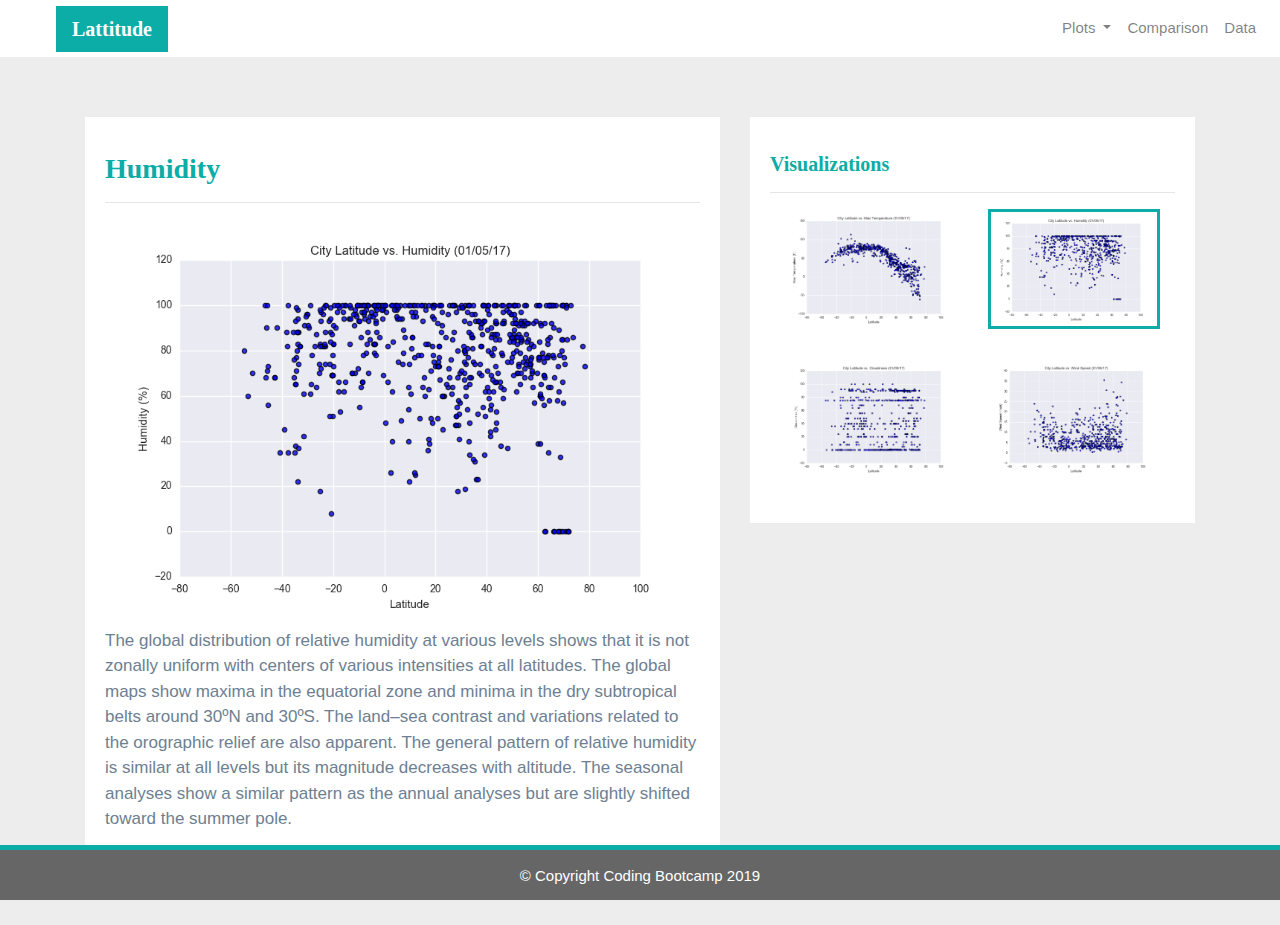
<file: humidity.html>
<!DOCTYPE html>
<html lang="en">

<head>
  <meta charset="UTF-8" />
  <title>Max Temperature</title>
  <link rel="stylesheet" href="https://stackpath.bootstrapcdn.com/bootstrap/4.3.1/css/bootstrap.min.css" integrity="sha384-ggOyR0iXCbMQv3Xipma34MD+dH/1fQ784/j6cY/iJTQUOhcWr7x9JvoRxT2MZw1T" crossorigin="anonymous">

  <script src="https://code.jquery.com/jquery-3.3.1.slim.min.js" integrity="sha384-q8i/X+965DzO0rT7abK41JStQIAqVgRVzpbzo5smXKp4YfRvH+8abtTE1Pi6jizo" crossorigin="anonymous"></script>
  <script src="https://cdnjs.cloudflare.com/ajax/libs/popper.js/1.14.7/umd/popper.min.js" integrity="sha384-UO2eT0CpHqdSJQ6hJty5KVphtPhzWj9WO1clHTMGa3JDZwrnQq4sF86dIHNDz0W1" crossorigin="anonymous"></script>
  <script src="https://stackpath.bootstrapcdn.com/bootstrap/4.3.1/js/bootstrap.min.js" integrity="sha384-JjSmVgyd0p3pXB1rRibZUAYoIIy6OrQ6VrjIEaFf/nJGzIxFDsf4x0xIM+B07jRM" crossorigin="anonymous"></script>

  <link rel="stylesheet" href="style.css">
</head>

<body>
  
  <div class="navigation">
    <nav class="navbar navbar-expand-lg navbar-light">
      <a class="navbar-brand" style="background-color: #0BADA6;" href="index.html">Lattitude</a>
      <button class="navbar-toggler  border border-white" type="button" data-toggle="collapse" data-target="#navbarNavDropdown"
        aria-controls="navbarNavDropdown" aria-expanded="false" aria-label="Toggle navigation">
        <span class="navbar-toggler-icon"></span>
      </button>
      <div class="collapse navbar-collapse" id="navbarNavDropdown">
        <ul class="navbar-nav ml-auto">
          <li class="nav-item dropdown">
            <a class="nav-link dropdown-toggle" href="#" id="navbarDropdownMenuLink" data-toggle="dropdown"
              aria-haspopup="true" aria-expanded="false">
              Plots
            </a>
            <div class="dropdown-menu" aria-labelledby="navbarDropdownMenuLink">
              <a class="dropdown-item" href="maxtemp.html">Max Temperature</a>
              <a class="dropdown-item active" href="humidity.html">Humidity</a>
              <a class="dropdown-item" href="cloudiness.html">Cloudiness</a>
              <a class="dropdown-item" href="windspeed.html">Wind Speed</a>
            </div>
          </li>
          <li class="nav-item">
            <a class="nav-link" href="comparison.html">Comparison</a>
          </li>
          <li class="nav-item">
            <a class="nav-link" href="data.html">Data</a>
          </li>

        </ul>
      </div>
    </nav>
  </div>
  
  <div class="container">
    <div class="row">
      <div class="col-lg-7 col-md-12">
     
        <div class="box">
          <h3 class="title">Humidity</h3>
          <hr>
          <img src="Resources/assets/images/Fig2.png" alt="Humidity Graph">
          <p>The global distribution of relative humidity at various levels shows that it is not zonally uniform with centers of various intensities at all latitudes.
            The global maps show maxima in the equatorial zone and minima in the dry subtropical belts around 30ºN and 30ºS.
            The land–sea contrast and variations related to the orographic relief are also apparent. The general pattern of relative humidity is similar at all levels 
            but its magnitude decreases with altitude. The seasonal analyses show a similar pattern as the annual analyses but are slightly shifted toward the summer pole.</p>
        </div>
      </div>
      <div class="col-lg-5 col-md-12">
     
        <div class="box">
          <h5 class="title">Visualizations</h5>
          <hr>


          <div class="container">
            <div class="row" style="padding-bottom: 30px;">
              <div class="col-6">
                <a href="maxtemp.html">
                  <img class="panel" src="Resources/assets/images/Fig1.png" alt="Max Temperature Image">
                </a>
              </div>
              <div class="col-6">
                <a href="humidity.html">
                  <img class="panel active" src="Resources/assets/images/Fig2.png" alt="Humidity Graph">
                </a>
              </div>
            </div>

            <div class="row" style="padding-bottom: 30px;">
              <div class="col-6">
                <a href="cloudiness.html">
                  <img class="panel" src="Resources/assets/images/Fig3.png" alt="Cloudiness Graph">
                </a>
              </div>
              <div class="col-6">
                <a href="windspeed.html">
                  <img class="panel" src="Resources/assets/images/Fig4.png" alt="Wind Speed Graph">
                </a>
              </div>


            </div>
          </div>


        </div>
      </div>
    </div>
  </div>

  <footer>
    <div class="footer">&copy; Copyright Coding Bootcamp 2019</div>
  </footer>

</body>

</html>
</file>
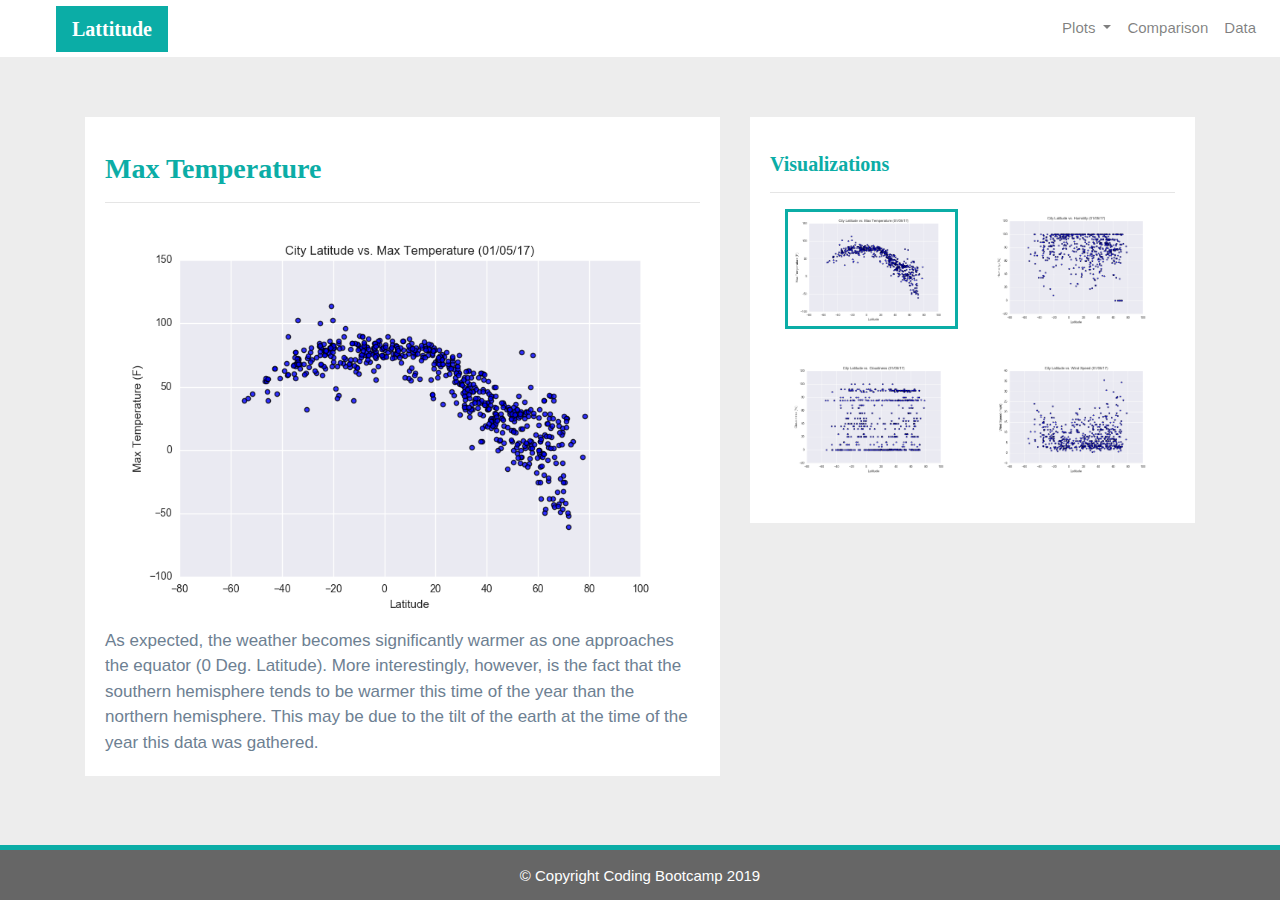
<file: maxtemp.html>
<!DOCTYPE html>
<html lang="en">

<head>
  <meta charset="UTF-8" />
  <title>Max Temperature</title>
  <link rel="stylesheet" href="https://stackpath.bootstrapcdn.com/bootstrap/4.3.1/css/bootstrap.min.css" integrity="sha384-ggOyR0iXCbMQv3Xipma34MD+dH/1fQ784/j6cY/iJTQUOhcWr7x9JvoRxT2MZw1T" crossorigin="anonymous">

  <script src="https://code.jquery.com/jquery-3.3.1.slim.min.js" integrity="sha384-q8i/X+965DzO0rT7abK41JStQIAqVgRVzpbzo5smXKp4YfRvH+8abtTE1Pi6jizo" crossorigin="anonymous"></script>
  <script src="https://cdnjs.cloudflare.com/ajax/libs/popper.js/1.14.7/umd/popper.min.js" integrity="sha384-UO2eT0CpHqdSJQ6hJty5KVphtPhzWj9WO1clHTMGa3JDZwrnQq4sF86dIHNDz0W1" crossorigin="anonymous"></script>
  <script src="https://stackpath.bootstrapcdn.com/bootstrap/4.3.1/js/bootstrap.min.js" integrity="sha384-JjSmVgyd0p3pXB1rRibZUAYoIIy6OrQ6VrjIEaFf/nJGzIxFDsf4x0xIM+B07jRM" crossorigin="anonymous"></script>

  <link rel="stylesheet" href="style.css">
</head>

<body>
  <div class="navigation">
    <nav class="navbar navbar-expand-lg navbar-light">
      <a class="navbar-brand" style="background-color: #0BADA6;" href="index.html">Lattitude</a>
      <button class="navbar-toggler  border border-white" type="button" data-toggle="collapse" data-target="#navbarNavDropdown"
        aria-controls="navbarNavDropdown" aria-expanded="false" aria-label="Toggle navigation">
        <span class="navbar-toggler-icon"></span>
      </button>
      <div class="collapse navbar-collapse" id="navbarNavDropdown">
        <ul class="navbar-nav ml-auto">
          <li class="nav-item dropdown">
            <a class="nav-link dropdown-toggle" href="#" id="navbarDropdownMenuLink" data-toggle="dropdown"
              aria-haspopup="true" aria-expanded="false">
              Plots
            </a>
            <div class="dropdown-menu" aria-labelledby="navbarDropdownMenuLink">
              <a class="dropdown-item active" href="maxtemp.html">Max Temperature</a>
              <a class="dropdown-item" href="humidity.html">Humidity</a>
              <a class="dropdown-item" href="cloudiness.html">Cloudiness</a>
              <a class="dropdown-item" href="windspeed.html">Wind Speed</a>
            </div>
          </li>
          <li class="nav-item">
            <a class="nav-link" href="comparison.html">Comparison</a>
          </li>
          <li class="nav-item">
            <a class="nav-link" href="data.html">Data</a>
          </li>

        </ul>
      </div>
    </nav>
  </div>

  <div class="container">
    <div class="row">
      <div class="col-lg-7 col-md-12">

        <div class="box" style="padding-bottom: 5px;">
          <h3 class="title">Max Temperature</h3>
          <hr>
          <img src="Resources/assets/images/Fig1.png" alt="Max Temperature Graph">
          <p>As expected, the weather becomes significantly warmer as one approaches the equator (0 Deg. Latitude).
            More interestingly, however, is the fact that the southern hemisphere tends to be warmer this time of the
            year than the northern hemisphere. This may be due to the tilt of the earth at the time of the year this
            data was gathered.</p>
        </div>
      </div>
      <div class="col-lg-5 col-md-12">

        <div class="box">
          <h5 class="title">Visualizations</h5>
          <hr>


          <div class="container">
            <div class="row" style="padding-bottom: 30px;">
              <div class="col-6">
                <a href="maxtemp.html">
                  <img class="panel active" src="Resources/assets/images/Fig1.png" alt="Max Temperature Image">
                </a>
              </div>
              <div class="col-6">
                <a href="humidity.html">
                  <img class="panel" src="Resources/assets/images/Fig2.png" alt="Humidity Graph">
                </a>
              </div>
            </div>

            <div class="row" style="padding-bottom: 30px;">
              <div class="col-6">
                <a href="cloudiness.html">
                  <img class="panel" src="Resources/assets/images/Fig3.png" alt="Cloudiness Graph">
                </a>
              </div>
              <div class="col-6">
                <a href="windspeed.html">
                  <img class="panel" src="Resources/assets/images/Fig4.png" alt="Wind Speed Graph">
                </a>
              </div>


            </div>
          </div>


        </div>
      </div>
    </div>
  </div>

  <footer>
    <div class="footer">&copy; Copyright Coding Bootcamp 2019</div>
  </footer>

</body>

</html>
</file>
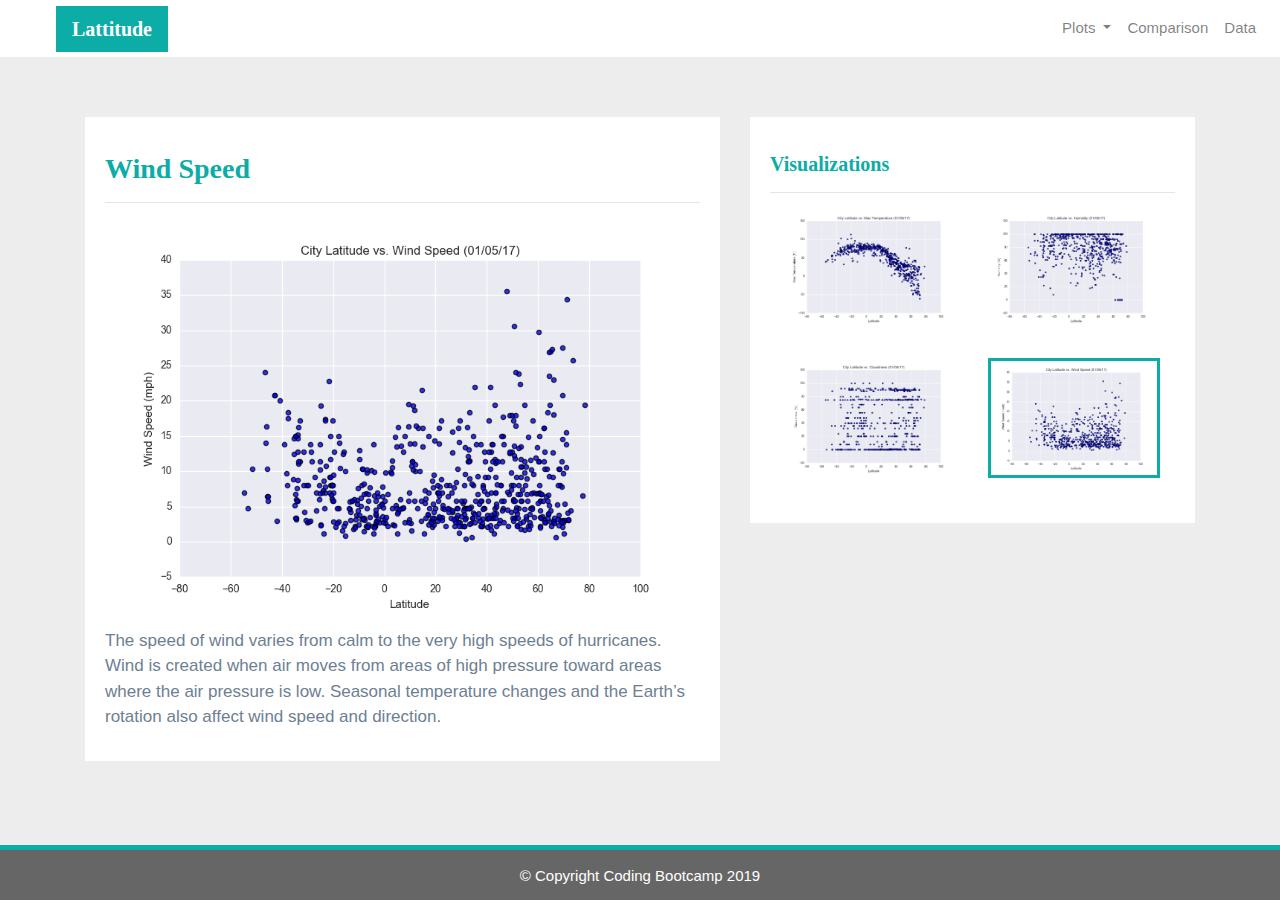
<file: windspeed.html>
<!DOCTYPE html>
<html lang="en">

<head>
  <meta charset="UTF-8" />
  <title>Max Temperature</title>
  <link rel="stylesheet" href="https://stackpath.bootstrapcdn.com/bootstrap/4.3.1/css/bootstrap.min.css" integrity="sha384-ggOyR0iXCbMQv3Xipma34MD+dH/1fQ784/j6cY/iJTQUOhcWr7x9JvoRxT2MZw1T" crossorigin="anonymous">

  <script src="https://code.jquery.com/jquery-3.3.1.slim.min.js" integrity="sha384-q8i/X+965DzO0rT7abK41JStQIAqVgRVzpbzo5smXKp4YfRvH+8abtTE1Pi6jizo" crossorigin="anonymous"></script>
  <script src="https://cdnjs.cloudflare.com/ajax/libs/popper.js/1.14.7/umd/popper.min.js" integrity="sha384-UO2eT0CpHqdSJQ6hJty5KVphtPhzWj9WO1clHTMGa3JDZwrnQq4sF86dIHNDz0W1" crossorigin="anonymous"></script>
  <script src="https://stackpath.bootstrapcdn.com/bootstrap/4.3.1/js/bootstrap.min.js" integrity="sha384-JjSmVgyd0p3pXB1rRibZUAYoIIy6OrQ6VrjIEaFf/nJGzIxFDsf4x0xIM+B07jRM" crossorigin="anonymous"></script>

  <link rel="stylesheet" href="style.css">
</head>

<body>
  
  <div class="navigation">
    <nav class="navbar navbar-expand-lg navbar-light">
      <a class="navbar-brand" style="background-color: #0BADA6;" href="index.html">Lattitude</a>
      <button class="navbar-toggler border border-white" type="button" data-toggle="collapse" data-target="#navbarNavDropdown"
        aria-controls="navbarNavDropdown" aria-expanded="false" aria-label="Toggle navigation">
        <span class="navbar-toggler-icon"></span>
      </button>
      <div class="collapse navbar-collapse" id="navbarNavDropdown">
        <ul class="navbar-nav ml-auto">
          <li class="nav-item dropdown">
            <a class="nav-link dropdown-toggle" href="#" id="navbarDropdownMenuLink" data-toggle="dropdown"
              aria-haspopup="true" aria-expanded="false">
              Plots
            </a>
            <div class="dropdown-menu" aria-labelledby="navbarDropdownMenuLink">
              <a class="dropdown-item" href="maxtemp.html">Max Temperature</a>
              <a class="dropdown-item" href="humidity.html">Humidity</a>
              <a class="dropdown-item" href="cloudiness.html">Cloudiness</a>
              <a class="dropdown-item active" href="windspeed.html">Wind Speed</a>
            </div>
          </li>
          <li class="nav-item">
            <a class="nav-link" href="comparison.html">Comparison</a>
          </li>
          <li class="nav-item">
            <a class="nav-link" href="data.html">Data</a>
          </li>

        </ul>
      </div>
    </nav>
  </div>
  
  <div class="container">
    <div class="row">
      <div class="col-lg-7 col-md-12">
        
        <div class="box">
          <h3 class="title">Wind Speed</h3>
          <hr>
          <img src="Resources/assets/images/Fig4.png" alt="Wind Speed Graph">
          <p>The speed of wind varies from calm to the very high speeds of hurricanes. Wind is created when air moves from areas of high pressure 
            toward areas where the air pressure is low. Seasonal temperature changes and the Earth’s rotation also affect wind speed and direction.</p>
        </div>
      </div>
      <div class="col-lg-5 col-md-12">
        
        <div class="box">
          <h5 class="title">Visualizations</h5>
          <hr>
          <div class="container">
            <div class="row" style="padding-bottom: 30px;">
              <div class="col-6">
                <a href="maxtemp.html">
                  <img class="panel" src="Resources/assets/images/Fig1.png" alt="Max Temperature Image">
                </a>
              </div>
              <div class="col-6">
                <a href="humidity.html">
                  <img class="panel" src="Resources/assets/images/Fig2.png" alt="Humidity Graph">
                </a>
              </div>
            </div>
            <div class="row" style="padding-bottom: 30px;">
              <div class="col-6">
                <a href="cloudiness.html">
                  <img class="panel" src="Resources/assets/images/Fig3.png" alt="Cloudiness Graph">
                </a>
              </div>
              <div class="col-6">
                <a href="windspeed.html">
                  <img class="panel active" src="Resources/assets/images/Fig4.png" alt="Wind Speed Graph">
                </a>
              </div>
            </div>
          </div>
        </div>
      </div>
    </div>
  </div>
  
  <footer>
    <div class="footer">&copy; Copyright Coding Bootcamp 2019</div>
  </footer>

</body>

</html>
</file>
<file: style.css>
body{
    background-color: #EDEDED; 
}

.navbar{
    max-height: 57px; 
}
.navigation .navbar-brand{
    color: white; 
    margin-left: 40px; 
    padding: inherit; 
    font-weight: bold; 
    background-color: #0BADA6;
    font-family: Georgia, 'Times New Roman', Times, serif;
}
.navbar{
    background-color: white; 
    font-size: 15px; 
}
.active, .dropdown-menu .dropdown-item:active a:hover{
    background-color:#E7E7E7; 
}
.dropdown-item{
    color: #6D8092; 
}
.dropdown .dropdown-menu .dropdown-item:active, .dropdown .dropdown-menu .dropdown-item:hover{
    background-color:#E7E7E7; 
}
a{
    color: #6D8092;
    font-size: 15px; 
}
.nav-link:hover{
    background-color:#E7E7E7;
   }

.navbar-brand:hover{
color: rgb(175, 175, 175);
}

img{
    width:100%;
    height:100%;
}
.active, .panel:hover{
    border-color:#0BADA6;
    border-style: solid; 
    
}
.vizualization{
    width:50%;
    height:50%;
}

.title{
    color: #0BADA6;  
    font-family: Georgia, 'Times New Roman', Times, serif;
    font-weight: bolder; 
    padding-top: 25px; 
}

p{
 color: #6D8092;
 font-family: Arial, Helvetica, sans-serif;
 font-size: 17px; 
}

.box {
    margin-top: 60px; 
    margin-bottom: 62px; 
    padding: 10px 20px 15px; 
    color:black;
    background-color: white; 

  }

  .table{
    font-size: 15px; 
    border-top-color: white; 
}

footer{
background-color: #666666; 
border-top-style: solid; 
border-top-width: 5px; 
border-top-color: #0BADA6;
color: white; 
min-height: 55px; 
font-family: Arial, Helvetica, sans-serif;
font-size: 15px; 
text-align: center; 
position: fixed;
left: 0;
bottom: 0;
width: 100%;
padding-top: 15px; 
}

@media(max-width: 992px){
    .navbar-expand-lg{
    background-color: #0BADA6;
    }
    .navbar{
        max-height: none; 
        padding: inherit;
    }
    .navbar div{
        margin: inherit; 
        background-color: white;  
    }
    .navbar-brand{
        padding: 10px; 
    }
    
    button{
        margin-right: 30px; 
    }
    button:focus {
    
        outline: 1px dotted;
        outline: 5px auto -webkit-focusring-color;
        
        }
    }
</file>
